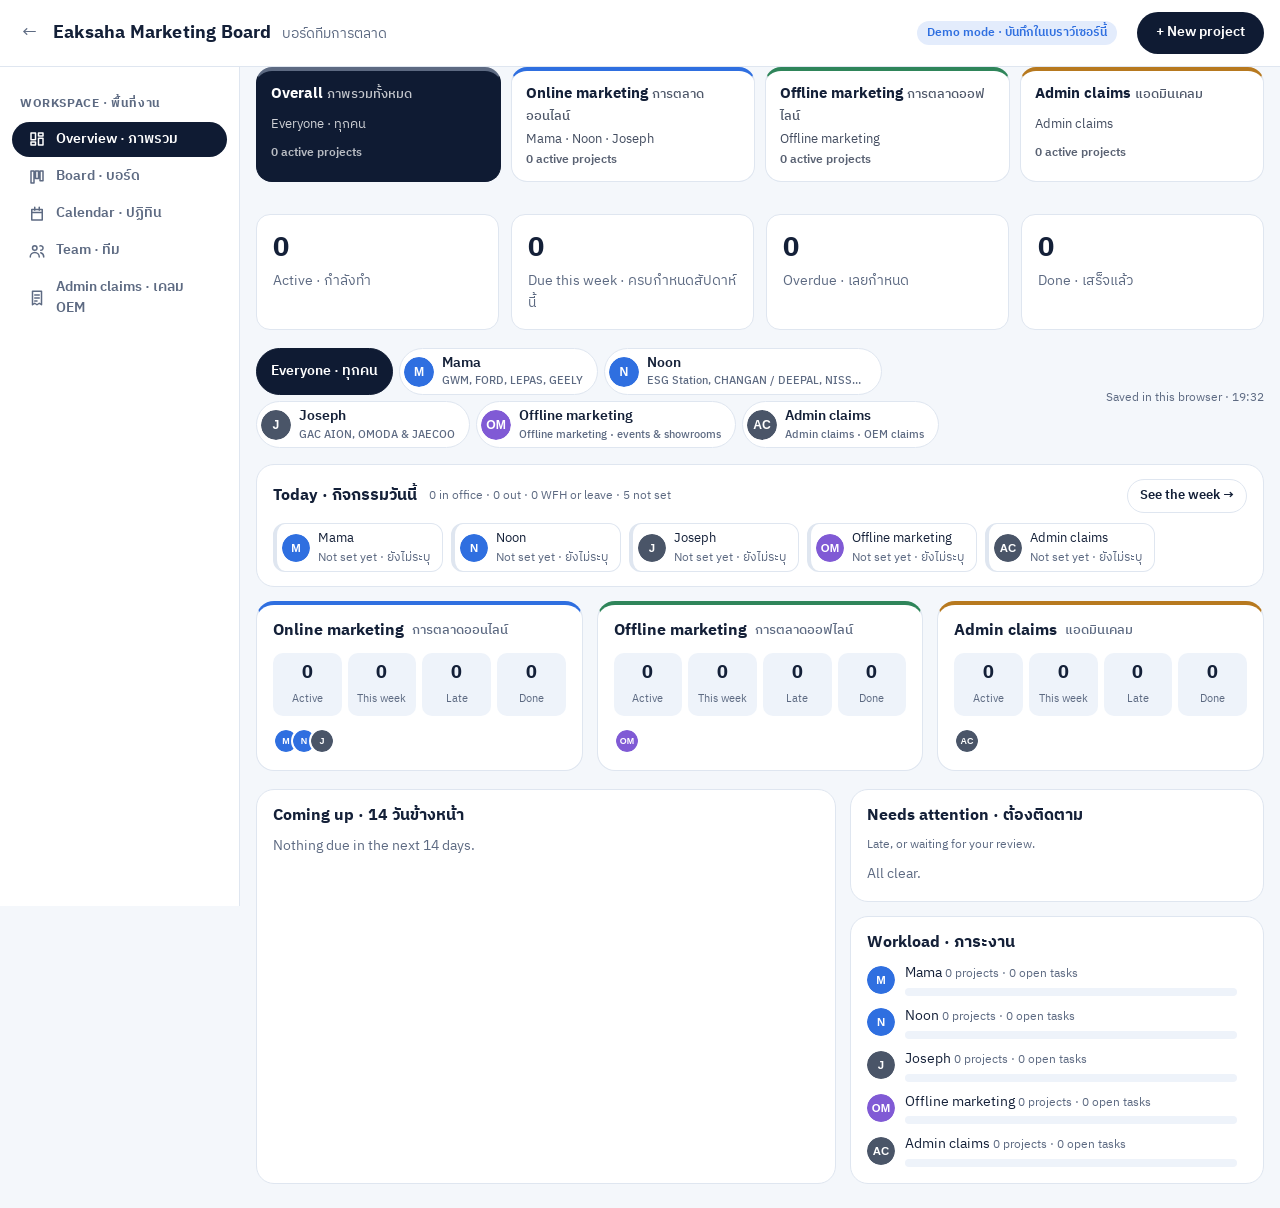
<file: admin.html>
<!DOCTYPE html>
<html lang="th">
<head>
<meta charset="UTF-8">
<meta name="viewport" content="width=device-width, initial-scale=1.0, viewport-fit=cover">
<meta name="robots" content="noindex">
<title>Eaksaha Marketing Board · Staff</title>
<meta name="claude:viewport-fit-sides" content="cover">
<link rel="preconnect" href="https://fonts.googleapis.com">
<link rel="preconnect" href="https://fonts.gstatic.com" crossorigin>
<link rel="stylesheet" href="https://fonts.googleapis.com/css2?family=IBM+Plex+Sans+Thai:wght@400;500;600;700&family=IBM+Plex+Mono:wght@500&display=swap">
<style>
/* Layout: sticky top bar, summary strip, then one view at a time (board columns / month calendar / team cards). */
:root {
  --bg: #f4f7fb;
  --surface: #ffffff;
  --surface-2: #eef3fa;
  --line: #dfe6f0;
  --fg: #142038;
  --muted: #5d6a82;
  --ink: #0f1b33;
  --on-ink: #ffffff;
  --accent: #2f6fe0;
  --accent-soft: #e3ecfc;
  --todo: #7a8aa6;
  --doing: #2f6fe0;
  --review: #b7791f;
  --done: #2f855a;
  --danger: #c53030;
  --danger-soft: #fdecec;
  --shadow: 0 14px 30px -22px rgba(15, 27, 51, 0.45);
  --font: "IBM Plex Sans Thai", "Noto Sans Thai", system-ui, sans-serif;
  --mono: "IBM Plex Mono", ui-monospace, Menlo, monospace;
  --r: 14px;
}
@media (prefers-color-scheme: dark) {
  :root:not([data-theme="light"]) {
    --bg: #0d1424; --surface: #151f33; --surface-2: #1b2740; --line: #2a3754;
    --fg: #e7ecf5; --muted: #9aa8c2; --ink: #e7ecf5; --on-ink: #0d1424;
    --accent: #7aa7ff; --accent-soft: #1d2d4f;
    --todo: #8e9bb5; --doing: #7aa7ff; --review: #e0a94a; --done: #5cc08a;
    --danger: #ff7b7b; --danger-soft: #3a1d24;
    --shadow: 0 14px 30px -22px rgba(0, 0, 0, 0.8);
    color-scheme: dark;
  }
}
:root[data-theme="dark"] {
  --bg: #0d1424; --surface: #151f33; --surface-2: #1b2740; --line: #2a3754;
  --fg: #e7ecf5; --muted: #9aa8c2; --ink: #e7ecf5; --on-ink: #0d1424;
  --accent: #7aa7ff; --accent-soft: #1d2d4f;
  --todo: #8e9bb5; --doing: #7aa7ff; --review: #e0a94a; --done: #5cc08a;
  --danger: #ff7b7b; --danger-soft: #3a1d24;
  --shadow: 0 14px 30px -22px rgba(0, 0, 0, 0.8);
  color-scheme: dark;
}

* { box-sizing: border-box; }
body {
  margin: 0;
  background: var(--bg);
  color: var(--fg);
  font-family: var(--font);
  font-size: 15px;
  line-height: 1.5;
}
body::before {
  content: ""; position: fixed; inset: 0 0 auto; height: env(safe-area-inset-top, 0px);
  z-index: 10; background: var(--surface);
}
button, input, select, textarea { font: inherit; color: inherit; }
button { cursor: pointer; }
:focus-visible { outline: 3px solid var(--accent); outline-offset: 2px; }
h1, h2, h3 { margin: 0; line-height: 1.25; text-wrap: balance; }

.wrap {
  max-width: 1400px;
  margin: 0 auto;
  padding-left: max(16px, env(safe-area-inset-left, 0px));
  padding-right: max(16px, env(safe-area-inset-right, 0px));
}

/* Top bar */
.topbar {
  position: sticky; top: env(safe-area-inset-top, 0px); z-index: 5;
  background: var(--surface);
  border-bottom: 1px solid var(--line);
}
.topbar .wrap {
  display: flex; align-items: center; gap: 12px 20px; flex-wrap: wrap;
  padding-block: 12px;
}
.brand { display: flex; align-items: baseline; gap: 10px; margin-right: auto; }
/* App layout: menu on the left, work on the right */
.topbar .wrap { max-width: none; }
.app { display: grid; grid-template-columns: 240px minmax(0, 1fr); align-items: start; }
.main { max-width: 1340px; width: 100%; margin: 0 auto; }
.sidebar {
  position: sticky; top: calc(env(safe-area-inset-top, 0px) + 61px);
  height: calc(100vh - 61px - env(safe-area-inset-top, 0px)); overflow-y: auto;
  background: var(--surface); border-right: 1px solid var(--line);
  padding: 18px 12px 18px max(12px, env(safe-area-inset-left, 0px));
  display: flex; flex-direction: column; gap: 6px;
}
.side-label { margin: 10px 8px 4px; font-size: 0.72rem; font-weight: 700; letter-spacing: 0.6px; text-transform: uppercase; color: var(--muted); }
.side-nav { display: grid; gap: 2px; }
.side-item, .ws-item {
  display: flex; align-items: center; gap: 10px; width: 100%; text-align: left;
  border: none; background: none; border-radius: 10px; padding: 9px 10px; font-size: 0.9rem; font-weight: 500; color: var(--fg);
}
.side-item:hover, .ws-item:hover { background: var(--surface-2); }
.side-item svg { color: var(--muted); flex: 0 0 auto; }
.side-item[aria-current="page"] { background: var(--ink); color: var(--on-ink); }
.side-item[aria-current="page"] svg { color: var(--on-ink); }
.ws-item[aria-pressed="true"] { background: var(--accent-soft); color: var(--accent); font-weight: 600; }
.ws-item .dot { width: 10px; height: 10px; border-radius: 3px; flex: 0 0 auto; }
.ws-item .lbl { flex: 1; min-width: 0; }
.ws-item small { display: block; font-size: 0.75rem; color: var(--muted); font-weight: 400; }
.ws-item .n { font-size: 0.75rem; font-weight: 700; background: var(--surface-2); border-radius: 999px; padding: 1px 8px; font-variant-numeric: tabular-nums; }
.side-foot { margin-top: auto; padding: 12px 8px 0; }
.side-toggle { display: none; border: 1px solid var(--line); background: var(--surface); border-radius: 10px; padding: 6px 8px; }
.side-scrim { display: none; }
.ws-current { font-size: 0.82rem; font-weight: 600; color: var(--accent); }
.chip.ws { color: var(--fg); }
.chip.ws i { display: inline-block; width: 8px; height: 8px; border-radius: 2px; margin-right: 5px; }
/* Overview */
.ov-grid { display: grid; grid-template-columns: repeat(3, minmax(0, 1fr)); gap: 14px; margin-bottom: 18px; }
.ov-card { background: var(--surface); border: 1px solid var(--line); border-radius: 18px; padding: 16px; display: grid; gap: 12px; border-top: 4px solid var(--c); }
.ov-card h3 { font-size: 1rem; display: flex; align-items: center; gap: 8px; }
.ov-card h3 small { color: var(--muted); font-weight: 500; font-size: 0.8rem; }
.ov-nums { display: grid; grid-template-columns: repeat(4, 1fr); gap: 6px; text-align: center; }
.ov-nums div { background: var(--surface-2); border-radius: 10px; padding: 6px 2px; }
.ov-nums b { display: block; font-size: 1.15rem; font-variant-numeric: tabular-nums; }
.ov-nums span { font-size: 0.7rem; color: var(--muted); }
.ov-nums .late b { color: var(--danger); }
.ov-two { display: grid; grid-template-columns: minmax(0, 1.4fr) minmax(0, 1fr); gap: 14px; padding-bottom: 24px; }
.ov-panel { background: var(--surface); border: 1px solid var(--line); border-radius: 18px; padding: 16px; display: grid; gap: 10px; align-content: start; }
.ov-panel h3 { font-size: 1rem; }
.ov-row { display: grid; grid-template-columns: 64px minmax(0, 1fr) auto; gap: 10px; align-items: center; width: 100%; text-align: left;
  border: 1px solid var(--line); background: var(--surface); border-radius: 12px; padding: 8px 10px; font-size: 0.88rem; }
.ov-row:hover { border-color: var(--accent); }
.ov-row .d { font-family: var(--mono); font-size: 0.75rem; color: var(--muted); }
.ov-row .d.late { color: var(--danger); font-weight: 600; }
.ov-row .t { overflow: hidden; text-overflow: ellipsis; white-space: nowrap; font-weight: 600; }
.ov-row .t small { display: block; font-weight: 400; color: var(--muted); font-size: 0.75rem; }
.pill { font-size: 0.72rem; font-weight: 700; padding: 2px 8px; border-radius: 999px; color: #fff; background: var(--c); white-space: nowrap; }
.load { display: grid; grid-template-columns: 28px minmax(0, 1fr) auto; gap: 10px; align-items: center; font-size: 0.85rem; }
.load img { width: 28px; height: 28px; border-radius: 50%; }
.load .bar { height: 8px; border-radius: 999px; background: var(--surface-2); overflow: hidden; margin-top: 4px; }
.load .bar i { display: block; height: 100%; background: var(--accent); border-radius: 999px; }
.load .late-n { color: var(--danger); font-weight: 600; font-size: 0.78rem; }
.ov-empty { color: var(--muted); font-size: 0.88rem; margin: 0; }
@media (max-width: 1000px) {
  .ov-grid { grid-template-columns: 1fr; }
  .ov-two { grid-template-columns: 1fr; }
}
@media (max-width: 860px) {
  .app { grid-template-columns: minmax(0, 1fr); }
  .side-toggle { display: inline-flex; }
  .sidebar {
    position: fixed; z-index: 15; top: 0; left: 0; height: 100%; width: min(280px, 85vw);
    padding-top: calc(18px + env(safe-area-inset-top, 0px));
    transform: translateX(-105%); transition: transform .2s ease; box-shadow: 20px 0 40px -20px rgba(0,0,0,.35);
  }
  .app.side-open .sidebar { transform: none; }
  .side-scrim { display: block; position: fixed; inset: 0; z-index: 14; background: rgba(8, 14, 28, 0.4); }
}

.back { text-decoration: none; color: var(--muted); font-size: 1.1rem; padding: 2px 6px; border-radius: 8px; }
.back:hover { background: var(--surface-2); color: var(--fg); }
.pass-overlay { justify-content: center; align-items: center; padding: 16px; }
.pass-card { background: var(--surface); border-radius: 18px; padding: 24px; width: min(420px, 100%); display: grid; gap: 14px; box-shadow: var(--shadow); }
.pass-card h2 { font-size: 1.2rem; }
.live-badge { font-size: 0.75rem; font-weight: 600; padding: 3px 10px; border-radius: 999px; background: #e3f4ea; color: #2f855a; }
.me-select { border: 1px solid var(--line); border-radius: 999px; padding: 5px 10px; background: var(--surface); font-size: 0.85rem; max-width: 160px; }
.visually-hidden { position: absolute; width: 1px; height: 1px; overflow: hidden; clip: rect(0 0 0 0); white-space: nowrap; }
.demo-badge { font-size: 0.75rem; font-weight: 600; padding: 3px 10px; border-radius: 999px; background: var(--accent-soft); color: var(--accent); }
.brand h1 { font-size: 1.15rem; font-weight: 700; letter-spacing: 0.2px; }
.brand span { color: var(--muted); font-size: 0.85rem; }
.tabs { display: flex; gap: 4px; background: var(--surface-2); padding: 4px; border-radius: 999px; }
.tab {
  border: none; background: none; padding: 7px 16px; border-radius: 999px;
  font-weight: 600; font-size: 0.88rem; color: var(--muted);
}
.tab[aria-current="page"] { background: var(--ink); color: var(--on-ink); }
.me { display: flex; align-items: center; gap: 8px; font-size: 0.85rem; color: var(--muted); }

.btn {
  display: inline-flex; align-items: center; justify-content: center; gap: 8px;
  border-radius: 999px; padding: 9px 18px; font-weight: 600; font-size: 0.9rem;
  border: 1px solid transparent; transition: transform .15s, background .15s, border-color .15s;
}
.btn:active { transform: translateY(1px); }
.btn-primary { background: var(--ink); color: var(--on-ink); }
.btn-ghost { background: var(--surface); border-color: var(--line); }
.btn-ghost:hover { border-color: var(--fg); }
.btn-danger { background: var(--danger); color: #fff; }
.btn-small { padding: 6px 12px; font-size: 0.82rem; }
.btn:disabled { opacity: .5; cursor: not-allowed; }

/* Summary strip + filters */
.summary {
  display: grid; grid-template-columns: repeat(4, minmax(0, 1fr)); gap: 12px;
  padding-block: 18px 8px;
}
.stat {
  background: var(--surface); border: 1px solid var(--line); border-radius: var(--r);
  padding: 14px 16px;
}
.stat b { display: block; font-size: 1.7rem; font-weight: 700; font-variant-numeric: tabular-nums; }
.stat span { color: var(--muted); font-size: 0.85rem; }
.stat.warn b { color: var(--danger); }
.filters { display: flex; flex-wrap: wrap; gap: 10px; align-items: center; padding-block: 10px 16px; }
.filters label { font-size: 0.82rem; color: var(--muted); display: flex; align-items: center; gap: 6px; }
.filters select {
  background: var(--surface); border: 1px solid var(--line); border-radius: 999px;
  padding: 6px 12px; font-size: 0.88rem;
}
.filters .spacer { flex: 1; }
.notice {
  background: var(--accent-soft); color: var(--fg); border-radius: var(--r);
  padding: 10px 14px; font-size: 0.88rem; margin-top: 12px;
}
.notice.err { background: var(--danger-soft); }

/* Board */
.board {
  display: grid; grid-template-columns: repeat(4, minmax(240px, 1fr)); gap: 14px;
  overflow-x: auto; padding-bottom: 24px; align-items: start;
}
.col {
  background: var(--surface-2); border-radius: 18px; padding: 12px; min-height: 220px;
  border: 2px dashed transparent; transition: border-color .15s, background .15s;
}
.col.over { border-color: var(--accent); background: var(--accent-soft); }
.col-head { display: flex; align-items: center; gap: 8px; padding: 4px 6px 12px; }
.col-head .dot { width: 10px; height: 10px; border-radius: 50%; }
.col-head h2 { font-size: 0.95rem; font-weight: 700; }
.col-head .th { color: var(--muted); font-size: 0.8rem; }
.col-head .count {
  margin-left: auto; background: var(--surface); border-radius: 999px; padding: 1px 10px;
  font-size: 0.8rem; font-weight: 600; font-variant-numeric: tabular-nums;
}
.cards { display: grid; gap: 10px; }
.card {
  background: var(--surface); border: 1px solid var(--line); border-radius: var(--r);
  padding: 12px 12px 10px; box-shadow: var(--shadow); text-align: left; width: 100%;
  border-left: 4px solid var(--c, var(--todo));
  display: grid; gap: 8px; cursor: grab;
}
.card:hover { border-color: var(--accent); border-left-color: var(--c, var(--todo)); }
.card.dragging { opacity: .5; }
.card h3 { font-size: 0.95rem; font-weight: 600; }
.chips { display: flex; flex-wrap: wrap; gap: 6px; }
.chip {
  font-size: 0.72rem; font-weight: 600; padding: 2px 8px; border-radius: 999px;
  background: var(--surface-2); color: var(--muted); white-space: nowrap;
}
.chip.brand { background: var(--accent-soft); color: var(--accent); }
.chip.high { background: var(--danger-soft); color: var(--danger); }
.chip.example { border: 1px dashed var(--muted); background: none; }
.card-foot { display: flex; align-items: center; gap: 8px; justify-content: space-between; }
.due { font-family: var(--mono); font-size: 0.75rem; color: var(--muted); }
.due.late { color: var(--danger); font-weight: 600; }
.avatars { display: flex; }
.avatars img, .av {
  width: 26px; height: 26px; border-radius: 50%; border: 2px solid var(--surface);
  margin-left: -8px; background: var(--surface-2); object-fit: cover;
}
.avatars img:first-child { margin-left: 0; }
.progress { height: 5px; background: var(--surface-2); border-radius: 999px; overflow: hidden; }
.progress i { display: block; height: 100%; background: var(--done); border-radius: 999px; }
.progress-label { font-size: 0.72rem; color: var(--muted); }
.empty-col { font-size: 0.85rem; color: var(--muted); text-align: center; padding: 24px 8px; }

/* Calendar */
.cal-head { display: flex; align-items: center; gap: 10px; padding-bottom: 12px; }
.cal-head h2 { font-size: 1.15rem; min-width: 190px; }
.cal-scroll { overflow-x: auto; padding-bottom: 24px; }
.cal {
  display: grid; grid-template-columns: repeat(7, minmax(110px, 1fr));
  border: 1px solid var(--line); border-radius: var(--r); overflow: hidden; background: var(--line); gap: 1px;
  min-width: 770px;
}
.cal .dow { background: var(--surface-2); font-size: 0.78rem; font-weight: 600; color: var(--muted); padding: 8px; }
.cal .day { background: var(--surface); min-height: 108px; padding: 6px; display: grid; align-content: start; gap: 4px; }
.cal .day.other { background: var(--bg); }
.cal .day.other .num { color: var(--muted); opacity: .6; }
.cal .num { font-family: var(--mono); font-size: 0.78rem; color: var(--muted); }
.cal .day.today .num {
  background: var(--ink); color: var(--on-ink); border-radius: 999px; padding: 0 7px; justify-self: start;
}
.ev {
  border: none; text-align: left; font-size: 0.75rem; font-weight: 600; line-height: 1.3;
  padding: 3px 6px; border-radius: 6px; background: var(--surface-2); color: var(--fg);
  border-left: 3px solid var(--c, var(--todo)); overflow: hidden; text-overflow: ellipsis; white-space: nowrap;
}
.ev.start { font-weight: 500; opacity: .75; border-left-style: dashed; }

/* Team */
.team-head { display: flex; flex-wrap: wrap; gap: 10px; align-items: center; padding-bottom: 14px; }
.team-head p { margin: 0; color: var(--muted); font-size: 0.88rem; flex: 1; min-width: 220px; }
.team-grid { display: grid; grid-template-columns: repeat(auto-fill, minmax(min(300px, 100%), 1fr)); gap: 14px; padding-bottom: 24px; }
.person {
  background: var(--surface); border: 1px solid var(--line); border-radius: 18px; padding: 16px;
  display: grid; gap: 12px; align-content: start;
}
.person-top { display: flex; gap: 12px; align-items: center; }
.person-top img { width: 46px; height: 46px; border-radius: 50%; object-fit: cover; }
.person-top h3 { font-size: 1rem; }
.person-top .role { color: var(--muted); font-size: 0.85rem; }
.person-stats { display: grid; grid-template-columns: repeat(4, 1fr); gap: 6px; text-align: center; }
.person-stats div { background: var(--surface-2); border-radius: 10px; padding: 6px 4px; }
.person-stats b { display: block; font-size: 1.05rem; font-variant-numeric: tabular-nums; }
.person-stats span { font-size: 0.7rem; color: var(--muted); }
.person-stats .late b { color: var(--danger); }
.person ul { list-style: none; margin: 0; padding: 0; display: grid; gap: 6px; }
.person li button {
  width: 100%; display: flex; gap: 8px; align-items: center; text-align: left;
  border: 1px solid var(--line); background: var(--surface); border-radius: 10px; padding: 7px 10px; font-size: 0.85rem;
}
.person li .st { width: 8px; height: 8px; border-radius: 50%; flex: 0 0 auto; }
.person li .t { flex: 1; min-width: 0; overflow: hidden; text-overflow: ellipsis; white-space: nowrap; }
.person .edit-row { display: grid; gap: 8px; }
.person .edit-row input {
  width: 100%; border: 1px solid var(--line); border-radius: 10px; padding: 7px 10px; background: var(--surface);
  font-size: 0.88rem;
}
.person .edit-row label { font-size: 0.75rem; color: var(--muted); display: grid; gap: 4px; }

/* Empty state */
.empty {
  background: var(--surface); border: 1px dashed var(--line); border-radius: 18px;
  padding: 36px 24px; text-align: center; display: grid; gap: 12px; justify-items: center; margin-bottom: 24px;
}
.empty h2 { font-size: 1.2rem; }
.empty p { margin: 0; color: var(--muted); max-width: 520px; }
.empty .row { display: flex; gap: 10px; flex-wrap: wrap; justify-content: center; }

/* Editor panel */
.overlay {
  position: fixed; inset: 0; z-index: 20; background: rgba(8, 14, 28, 0.45);
  display: flex; justify-content: flex-end;
}
.panel {
  width: min(560px, 100%); height: 100%; background: var(--surface); overflow-y: auto;
  padding: calc(18px + env(safe-area-inset-top, 0px)) max(20px, env(safe-area-inset-right, 0px)) calc(24px + env(safe-area-inset-bottom, 0px)) 20px;
  display: grid; gap: 16px; align-content: start; box-shadow: -20px 0 40px -20px rgba(0,0,0,.4);
}
.panel-head { display: flex; align-items: center; gap: 10px; }
.panel-head h2 { font-size: 1.15rem; flex: 1; }
.field { display: grid; gap: 5px; }
.field > span { font-size: 0.8rem; font-weight: 600; color: var(--muted); }
.field input, .field select, .field textarea {
  width: 100%; border: 1px solid var(--line); border-radius: 10px; padding: 9px 12px;
  background: var(--surface); font-size: 0.95rem;
}
.field textarea { resize: vertical; min-height: 70px; }
.grid2 { display: grid; grid-template-columns: 1fr 1fr; gap: 12px; }
.people { display: flex; flex-wrap: wrap; gap: 6px; }
.person-chip {
  display: inline-flex; align-items: center; gap: 6px; padding: 3px 4px 3px 3px; border-radius: 999px;
  background: var(--surface-2); font-size: 0.82rem;
}
.person-chip img { width: 22px; height: 22px; border-radius: 50%; }
.person-chip button { border: none; background: none; padding: 0 6px; color: var(--muted); font-size: 1rem; line-height: 1; }
.picker { position: relative; }
.hits {
  position: absolute; left: 0; right: 0; top: 100%; z-index: 2; margin-top: 4px;
  background: var(--surface); border: 1px solid var(--line); border-radius: 12px; box-shadow: var(--shadow);
  list-style: none; padding: 4px; margin-block: 4px 0;
}
.hits button {
  width: 100%; border: none; background: none; display: flex; gap: 8px; align-items: center;
  padding: 7px 8px; border-radius: 8px; text-align: left; font-size: 0.88rem;
}
.hits button:hover, .hits button:focus-visible { background: var(--surface-2); }
.hits img { width: 24px; height: 24px; border-radius: 50%; }
.tasks { display: grid; gap: 6px; }
.task {
  display: grid; grid-template-columns: auto 1fr auto auto; gap: 8px; align-items: center;
  border: 1px solid var(--line); border-radius: 10px; padding: 6px 8px;
}
.task input[type=checkbox] { width: 18px; height: 18px; accent-color: var(--done); }
.task input[type=text] { border: none; background: none; padding: 2px; min-width: 0; font-size: 0.9rem; }
.task.is-done input[type=text] { text-decoration: line-through; color: var(--muted); }
.task select { border: 1px solid var(--line); border-radius: 8px; padding: 3px 6px; font-size: 0.78rem; background: var(--surface); max-width: 130px; }
.task .x { border: none; background: none; color: var(--muted); font-size: 1.1rem; padding: 0 4px; }
.add-task { display: flex; gap: 8px; }
.add-task input { flex: 1; border: 1px solid var(--line); border-radius: 10px; padding: 8px 12px; background: var(--surface); }
.panel-foot { display: flex; gap: 10px; flex-wrap: wrap; align-items: center; border-top: 1px solid var(--line); padding-top: 14px; }
.panel-foot .spacer { flex: 1; }
.meta { font-size: 0.78rem; color: var(--muted); }
.hint { font-size: 0.78rem; color: var(--muted); margin: 0; }
.status-pick { display: flex; flex-wrap: wrap; gap: 6px; }
.status-pick button {
  border: 1px solid var(--line); background: var(--surface); border-radius: 999px; padding: 5px 12px; font-size: 0.82rem; font-weight: 600;
}
.status-pick button[aria-pressed="true"] { background: var(--c); border-color: var(--c); color: #fff; }

@media (max-width: 760px) {
  .summary { grid-template-columns: repeat(2, minmax(0, 1fr)); }
  .board { grid-template-columns: repeat(4, minmax(250px, 82vw)); scroll-snap-type: x mandatory; }
  .col { scroll-snap-align: start; }
  .grid2 { grid-template-columns: 1fr; }
  .brand span { display: none; }
}
@media (prefers-reduced-motion: reduce) {
  * { transition: none !important; }
}

[hidden] { display: none !important; }
/* Calendar: Projects / Team activity switch */
.cal-top { display: flex; flex-wrap: wrap; gap: 10px; align-items: center; padding-bottom: 12px; }
.cal-top .spacer { flex: 1; }
.cal-top select { border: 1px solid var(--line); border-radius: 999px; padding: 7px 12px; background: var(--surface); min-height: 38px; max-width: 100%; }
.seg { display: inline-flex; background: var(--surface-2); border: 1px solid var(--line); border-radius: 999px; padding: 3px; gap: 2px; }
.seg button { border: none; background: none; border-radius: 999px; padding: 6px 14px; font-size: 0.85rem; font-weight: 600; color: var(--muted); min-height: 36px; }
.seg button[aria-pressed="true"] { background: var(--ink); color: var(--on-ink); }
.legend { display: flex; flex-wrap: wrap; gap: 6px 14px; font-size: 0.78rem; color: var(--muted); padding: 0 0 12px; }
.legend i { display: inline-block; width: 10px; height: 10px; border-radius: 3px; background: var(--c); margin-right: 5px; vertical-align: -1px; }

/* Week grid: people x days */
.wk-scroll { overflow-x: auto; padding-bottom: 12px; }
.wk {
  display: grid; grid-template-columns: 168px repeat(7, minmax(112px, 1fr)); min-width: 960px;
  border: 1px solid var(--line); border-radius: var(--r); overflow: hidden; background: var(--line); gap: 1px;
}
.wk > div { background: var(--surface); }
.wk .wh { background: var(--surface-2); padding: 8px; font-size: 0.78rem; font-weight: 600; color: var(--muted); }
.wk .wh.today { color: var(--accent); }
.wk .wh small { display: block; font-weight: 500; font-size: 0.72rem; }
.wk .who { display: flex; gap: 8px; align-items: center; padding: 8px; position: sticky; left: 0; z-index: 1; font-size: 0.85rem; font-weight: 600; min-width: 0; }
.wk .who img { width: 28px; height: 28px; border-radius: 50%; flex: 0 0 auto; }
.wk .who > div { min-width: 0; }
.wk .who small { display: block; color: var(--muted); font-weight: 500; font-size: 0.72rem; }
.wk .cell, .cal .day.pcell { min-height: 74px; padding: 5px; display: grid; align-content: start; gap: 4px; cursor: pointer; }
.wk .cell.today { background: color-mix(in srgb, var(--accent-soft) 60%, var(--surface)); }
.wk .cell.weekend { background: var(--bg); }
.add-act {
  font-size: 0.72rem; color: var(--muted); border: 1px dashed var(--line); border-radius: 6px; padding: 2px 6px;
  background: none; opacity: 0; min-height: 24px;
}
.wk .cell:hover .add-act, .wk .cell:focus-within .add-act, .cal .day:hover .add-act, .add-act:focus-visible { opacity: 1; }
@media (hover: none) { .add-act { opacity: 1; } }
.act {
  border: none; text-align: left; font-size: 0.74rem; line-height: 1.25; padding: 4px 6px; border-radius: 7px; width: 100%;
  background: color-mix(in srgb, var(--c) 14%, var(--surface)); color: var(--fg); border-left: 3px solid var(--c); min-width: 0;
}
.act b { display: block; font-weight: 700; }
.act span { color: var(--muted); display: -webkit-box; -webkit-line-clamp: 2; -webkit-box-orient: vertical; overflow: hidden; overflow-wrap: anywhere; }

/* Overview: who is where today */
.today-strip { background: var(--surface); border: 1px solid var(--line); border-radius: 18px; padding: 14px 16px; display: grid; gap: 10px; margin-bottom: 14px; }
.ts-head { display: flex; flex-wrap: wrap; gap: 6px 12px; align-items: center; }
.ts-head h3 { font-size: 1rem; margin: 0; }
.ts-head .hint { flex: 1; }
.today-strip .row { display: flex; flex-wrap: wrap; gap: 8px; }
.tp {
  display: flex; gap: 8px; align-items: center; border: 1px solid var(--line); border-left: 4px solid var(--c);
  border-radius: 12px; padding: 5px 12px 5px 5px; background: var(--surface); font-size: 0.82rem; text-align: left;
}
.tp img { width: 28px; height: 28px; border-radius: 50%; }
.tp small { display: block; color: var(--muted); font-size: 0.74rem; }

/* Side menu count */
.side-item .n { margin-left: auto; font-size: 0.72rem; font-weight: 700; background: var(--danger); color: #fff; border-radius: 999px; padding: 1px 7px; }
.side-item .n:empty { display: none; }

/* Admin claims */
.cl-head { display: flex; flex-wrap: wrap; gap: 10px; align-items: center; padding-bottom: 12px; }
.cl-head h2 { font-size: 1.15rem; flex: 1; min-width: 220px; margin: 0; }
.cl-head h2 small { display: block; font-size: 0.8rem; color: var(--muted); font-weight: 500; }
.cl-head select { border: 1px solid var(--line); border-radius: 999px; padding: 7px 12px; background: var(--surface); min-height: 38px; }
.kpis { display: grid; grid-template-columns: repeat(auto-fit, minmax(min(170px, 100%), 1fr)); gap: 10px; margin-bottom: 12px; }
.kpi { background: var(--surface); border: 1px solid var(--line); border-radius: 16px; padding: 12px 14px; display: grid; gap: 2px; }
.kpi span { font-size: 0.75rem; color: var(--muted); font-weight: 600; }
.kpi b { font-size: 1.35rem; font-variant-numeric: tabular-nums; letter-spacing: -0.01em; }
.kpi small { font-size: 0.75rem; color: var(--muted); }
.kpi.blue b { color: var(--accent); }
.kpi.good b { color: var(--done); }
.kpi.warn b { color: var(--review); }
.recov { background: var(--surface); border: 1px solid var(--line); border-radius: 16px; padding: 14px; margin-bottom: 12px; display: grid; gap: 8px; }
.recov h3 { font-size: 0.95rem; margin: 0; }
.recov .bar { display: flex; height: 16px; border-radius: 999px; overflow: hidden; background: var(--surface-2); }
.recov .bar i { display: block; height: 100%; }
.keys { display: flex; flex-wrap: wrap; gap: 6px 16px; font-size: 0.78rem; color: var(--muted); }
.keys em { font-style: normal; display: inline-block; width: 10px; height: 10px; border-radius: 3px; margin-right: 5px; vertical-align: -1px; background: var(--c); }
.age-filters { display: flex; flex-wrap: wrap; gap: 6px; margin-bottom: 12px; }
.age-filters button {
  border: 1px solid var(--line); background: var(--surface); border-radius: 999px; padding: 6px 12px; font-size: 0.82rem; font-weight: 600;
  min-height: 36px; display: inline-flex; gap: 6px; align-items: center;
}
.age-filters button[aria-pressed="true"] { background: var(--ink); color: var(--on-ink); border-color: var(--ink); }
.age-filters i { width: 8px; height: 8px; border-radius: 50%; background: var(--c); }
.age-filters b { font-variant-numeric: tabular-nums; }
.cl-two { display: grid; grid-template-columns: minmax(0, 1.7fr) minmax(0, 1fr); gap: 14px; padding-bottom: 24px; align-items: start; }
.cl-list { display: grid; gap: 8px; }
.claim-row {
  display: grid; grid-template-columns: minmax(0, 1fr) auto; gap: 6px 12px; width: 100%; text-align: left;
  border: 1px solid var(--line); background: var(--surface); border-radius: 12px; padding: 10px 12px; border-left: 4px solid var(--age);
}
.claim-row:hover { background: var(--surface-2); }
.claim-row .t { font-weight: 700; font-size: 0.92rem; min-width: 0; }
.claim-row .t small { display: block; font-weight: 500; color: var(--muted); font-size: 0.78rem; }
.claim-row .amt { text-align: right; font-variant-numeric: tabular-nums; font-weight: 700; }
.claim-row .amt small { display: block; font-weight: 500; color: var(--muted); font-size: 0.74rem; }
.claim-row .meta-line { grid-column: 1 / -1; display: flex; flex-wrap: wrap; gap: 6px; align-items: center; font-size: 0.78rem; color: var(--muted); }
.age { font-size: 0.74rem; font-weight: 700; padding: 2px 9px; border-radius: 999px; white-space: nowrap; }
.age.bad { background: var(--danger-soft); color: var(--danger); }
.age.warn { background: color-mix(in srgb, var(--review) 16%, var(--surface)); color: var(--review); }
.age.ok { background: color-mix(in srgb, var(--done) 15%, var(--surface)); color: var(--done); }
.age.muted { background: var(--surface-2); color: var(--muted); }
.brand-bars { display: grid; gap: 12px; }
.bb { display: grid; gap: 4px; font-size: 0.8rem; }
.bb .top { display: flex; justify-content: space-between; gap: 8px; }
.bb .top b { font-weight: 700; }
.bb .top span { color: var(--muted); font-variant-numeric: tabular-nums; text-align: right; }
.bb .track { position: relative; height: 10px; border-radius: 999px; background: var(--surface-2); overflow: hidden; }
.bb .track i { position: absolute; left: 0; top: 0; bottom: 0; border-radius: 999px; }
.calc { background: var(--surface-2); border-radius: 10px; padding: 8px 12px; font-size: 0.85rem; }
.calc b { font-variant-numeric: tabular-nums; }
.docs { display: grid; gap: 6px; }
.doc { display: grid; grid-template-columns: auto 1fr auto; gap: 8px; align-items: center; border: 1px solid var(--line); border-radius: 10px; padding: 6px 8px; }
.doc input[type=checkbox] { width: 18px; height: 18px; accent-color: var(--done); }
.doc input[type=text] { border: none; background: none; padding: 2px; min-width: 0; font-size: 0.88rem; }
.doc.is-done input[type=text] { color: var(--muted); text-decoration: line-through; }
.doc .x { border: none; background: none; color: var(--muted); font-size: 1.1rem; padding: 0 4px; }
.sec-title { font-size: 0.85rem; font-weight: 700; margin: 4px 0 -6px; color: var(--fg); }
@media (max-width: 1000px) { .cl-two { grid-template-columns: 1fr; } }

/* Top sections: Overall / Online / Offline / Admin claims */
.sections { display: grid; grid-template-columns: repeat(4, minmax(0, 1fr)); gap: 10px; margin-bottom: 14px; }
.sec {
  display: grid; gap: 2px; text-align: left; background: var(--surface); border: 1px solid var(--line); border-top: 4px solid var(--c);
  border-radius: 16px; padding: 12px 14px; min-height: 44px;
}
.sec:hover { background: var(--surface-2); }
.sec[aria-pressed="true"] { background: var(--ink); color: var(--on-ink); border-color: var(--ink); border-top-color: var(--c); }
.sec-t { font-weight: 700; font-size: 0.95rem; }
.sec-t small { font-weight: 500; opacity: .75; }
.sec-p { font-size: 0.8rem; opacity: .8; overflow: hidden; text-overflow: ellipsis; white-space: nowrap; }
.sec .n { font-size: 0.74rem; font-weight: 600; opacity: .7; }
@media (max-width: 760px) {
  .sections { display: flex; overflow-x: auto; scroll-snap-type: x mandatory; padding-bottom: 4px; }
  .sec { flex: 0 0 72%; scroll-snap-align: start; }
}
/* Person chips (replace the brand filter) */
.pchips { display: flex; flex-wrap: wrap; gap: 6px; flex: 1; min-width: 0; }
.pchip {
  display: inline-flex; align-items: center; gap: 8px; border: 1px solid var(--line); background: var(--surface); border-radius: 999px;
  padding: 4px 14px 4px 4px; font-size: 0.85rem; font-weight: 600; min-height: 40px; text-align: left;
}
.pchip:first-child { padding-left: 14px; }
.pchip img { width: 30px; height: 30px; border-radius: 50%; }
.pchip small { display: block; font-size: 0.7rem; font-weight: 500; color: var(--muted); max-width: 220px; overflow: hidden; text-overflow: ellipsis; white-space: nowrap; }
.pchip[aria-pressed="true"] { background: var(--ink); color: var(--on-ink); border-color: var(--ink); }
.pchip[aria-pressed="true"] small { color: inherit; opacity: .75; }
/* Team page: brands each person looks after */
.bpick { display: grid; gap: 6px; font-size: 0.75rem; color: var(--muted); }
.bpick > div { display: flex; flex-wrap: wrap; gap: 5px; }
.bchip { border: 1px solid var(--line); background: var(--surface); border-radius: 999px; padding: 4px 10px; font-size: 0.75rem; font-weight: 600; min-height: 30px; color: var(--muted); }
.bchip[aria-pressed="true"] { background: var(--accent); border-color: var(--accent); color: #fff; }
/* Claims (simple) */
.po-drop {
  display: flex; align-items: center; gap: 14px; border: 2px dashed color-mix(in srgb, var(--accent) 45%, var(--line)); background: var(--accent-soft);
  border-radius: 16px; padding: 18px; margin-bottom: 14px; cursor: pointer; color: var(--accent);
}
.po-drop:hover, .po-drop.over { border-color: var(--accent); }
.po-drop b { display: block; color: var(--fg); font-size: 1rem; }
.po-drop small { display: block; color: var(--muted); font-size: 0.8rem; }
.po-drop.small { padding: 12px 14px; margin: 0; }
.po-drop.small b { font-size: 0.9rem; overflow-wrap: anywhere; }
.big3 { display: grid; grid-template-columns: repeat(auto-fit, minmax(min(220px, 100%), 1fr)); gap: 10px; margin-bottom: 14px; }
.big { background: var(--surface); border: 1px solid var(--line); border-radius: 18px; padding: 16px 18px; display: grid; gap: 2px; }
.big span { font-size: 0.8rem; color: var(--muted); font-weight: 600; }
.big b { font-size: 1.75rem; font-variant-numeric: tabular-nums; letter-spacing: -0.01em; }
.big small { font-size: 0.78rem; color: var(--muted); }
.big.blue b { color: var(--accent); }
.big.good b { color: var(--done); }
.bars2 { display: grid; gap: 12px; }
.b2 { display: grid; gap: 4px; font-size: 0.8rem; }
.b2-rows { display: grid; gap: 3px; }
.b2-row { display: flex; align-items: center; gap: 8px; }
.b2-row i { display: block; height: 12px; border-radius: 4px; min-width: 2px; }
.b2-row span { font-variant-numeric: tabular-nums; color: var(--muted); font-size: 0.75rem; white-space: nowrap; }
.rate-pair { display: grid; grid-template-columns: minmax(0, 0.7fr) auto minmax(0, 1fr); gap: 6px; align-items: center; }
.rate-pair span { font-size: 0.85rem; color: var(--muted); }
</style>
</head>
<body>


<header class="topbar">
  <div class="wrap">
    <button class="side-toggle" id="side-toggle" aria-label="Open menu" aria-expanded="false"><svg viewBox="0 0 24 24" width="20" height="20" aria-hidden="true"><path d="M4 7h16M4 12h16M4 17h16" stroke="currentColor" stroke-width="2" stroke-linecap="round"/></svg></button><div class="brand"><a href="index.html" class="back" aria-label="Back to the website">←</a><h1>Eaksaha Marketing Board</h1><span>บอร์ดทีมการตลาด</span></div>
    <div class="me" id="me"></div>
    <button class="btn btn-primary" id="new-project">+ New project</button>
  </div>
</header>

<div class="app" id="app">
<aside class="sidebar" id="sidebar" aria-label="Board menu">
  <p class="side-label">Workspace · พื้นที่งาน</p>
  <nav class="side-nav" aria-label="Pages">
    <button class="tab side-item" data-view="overview" id="tab-overview"><svg viewBox="0 0 24 24" width="18" height="18" aria-hidden="true"><path d="M4 13h6V4H4zm10 7h6v-9h-6zM4 20h6v-4H4zm10-16v4h6V4z" fill="none" stroke="currentColor" stroke-width="2" stroke-linejoin="round"/></svg><span>Overview · ภาพรวม</span></button>
    <button class="tab side-item" data-view="board" id="tab-board"><svg viewBox="0 0 24 24" width="18" height="18" aria-hidden="true"><path d="M4 4h4v16H4zm6 0h4v10h-4zm6 0h4v13h-4z" fill="none" stroke="currentColor" stroke-width="2" stroke-linejoin="round"/></svg><span>Board · บอร์ด</span></button>
    <button class="tab side-item" data-view="calendar" id="tab-calendar"><svg viewBox="0 0 24 24" width="18" height="18" aria-hidden="true"><path d="M5 6h14v14H5zM5 10h14M9 3v4m6-4v4" fill="none" stroke="currentColor" stroke-width="2" stroke-linecap="round" stroke-linejoin="round"/></svg><span>Calendar · ปฏิทิน</span></button>
    <button class="tab side-item" data-view="team" id="tab-team"><svg viewBox="0 0 24 24" width="18" height="18" aria-hidden="true"><path d="M9 11a3 3 0 1 0 0-6 3 3 0 0 0 0 6zm-6 9a6 6 0 0 1 12 0m2-9a3 3 0 1 0-1-5.8M21 20a6 6 0 0 0-4-5.6" fill="none" stroke="currentColor" stroke-width="2" stroke-linecap="round"/></svg><span>Team · ทีม</span></button>
    <button class="tab side-item" data-view="claims" id="tab-claims"><svg viewBox="0 0 24 24" width="18" height="18" aria-hidden="true"><path d="M6 3h12v18l-3-2-3 2-3-2-3 2zM9 8h6M9 12h6M9 16h3" fill="none" stroke="currentColor" stroke-width="2" stroke-linecap="round" stroke-linejoin="round"/></svg><span>Admin claims · เคลม OEM</span><span class="n" id="claims-n" title="Claims that need attention"></span></button>
  </nav>
</aside>
<div class="side-scrim" id="side-scrim" hidden></div>
<main class="wrap main">
  <nav class="sections" id="sections" aria-label="Teams"></nav>
  <section class="summary" aria-label="Summary" id="summary">
    <div class="stat"><b>–</b><span>Active · กำลังทำ</span></div>
    <div class="stat"><b>–</b><span>Due this week · ครบกำหนดสัปดาห์นี้</span></div>
    <div class="stat"><b>–</b><span>Overdue · เลยกำหนด</span></div>
    <div class="stat"><b>–</b><span>Done · เสร็จแล้ว</span></div>
  </section>

  <div class="filters">
    <div class="pchips" id="pchips" role="group" aria-label="Show one person"></div>
    <span class="meta" id="sync">Connecting…</span>
  </div>
  <div id="notice"></div>

  <div id="view"></div>
</main>
</div>

<div id="editor-root"></div>

<!-- Shared board address (empty = demo mode). See BOARD-SETUP.md -->
<script src="board-config.js"></script>
<script>
(function () {
  // ---------- constants ----------
  const STATUSES = [
    { key: "todo", en: "To do", th: "รอเริ่ม", color: "var(--todo)" },
    { key: "doing", en: "In progress", th: "กำลังทำ", color: "var(--doing)" },
    { key: "review", en: "Review", th: "รอตรวจ", color: "var(--review)" },
    { key: "done", en: "Done", th: "เสร็จแล้ว", color: "var(--done)" }
  ];
  const BRANDS = ["Eaksaha Group", "ESG Station", "FORD", "NISSAN", "MITSUBISHI", "MG", "GWM", "CHANGAN / DEEPAL", "GEELY",
    "OMODA & JAECOO", "GAC AION", "CHERY", "LEPAS", "RIDDARA", "WULING", "AVATR", "City Link Condo"];
  const CHANNELS = ["Facebook", "TikTok", "LINE OA", "YouTube", "Website", "Showroom event", "Print / outdoor", "Paid ads", "Other"];
  const PRIORITIES = [{ key: "low", en: "Low" }, { key: "normal", en: "Normal" }, { key: "high", en: "High" }];
  const statusOf = k => STATUSES.find(s => s.key === k) || STATUSES[0];
  // Your marketing teams (workstreams)
  const WORKSTREAMS = [
    { key: "content", en: "Online marketing", th: "การตลาดออนไลน์", color: "#2f6fe0", who: "Content team" },
    { key: "offline", en: "Offline marketing", th: "การตลาดออฟไลน์", color: "#2f855a", who: "Events & showroom" },
    { key: "claims", en: "Admin claims", th: "แอดมินเคลม", color: "#b7791f", who: "OEM claims" },
    { key: "other", en: "Other", th: "อื่นๆ", color: "#7a8aa6", who: "" }
  ];
  const wsOf = k => WORKSTREAMS.find(w => w.key === k) || WORKSTREAMS[3];
  // Brands: CHANGAN and DEEPAL are one brand; old saved data may say either
  function normBrand(b) {
    const s = String(b || "").trim().toUpperCase();
    if (s === "CHANGAN" || s === "DEEPAL" || s === "CHANGAN / DEEPAL") return "CHANGAN / DEEPAL";
    if (s === "ESG" || s === "ESG STATION") return "ESG STATION";
    return s;
  }
  function canonBrand(b) { return BRANDS.find(x => normBrand(x) === normBrand(b)) || b || ""; }
  // who looks after a brand (set on the Team page) is on every project of that brand
  function ownersOf(brand) { const b = normBrand(brand); return b ? state.team.filter(m => (m.brands || []).some(x => normBrand(x) === b)).map(m => m.id) : []; }
  function teamOrder(a, b) {
    const o = { content: 0, offline: 1, claims: 2 };
    return ((a.order || 99) - (b.order || 99)) || ((o[a.workstream] ?? 3) - (o[b.workstream] ?? 3)) || (a.name || "").localeCompare(b.name || "");
  }

  // ---------- state ----------
  const state = {
    view: "board", projects: [], team: [], activities: [], claims: [], meId: null, canWrite: true,
    calMode: "projects", calPerson: "", week: mondayOf(new Date()), claimFilter: "all", claimYear: "",
    month: firstOfMonth(new Date()), fBrand: "", fPerson: "", fWs: "", loaded: false
  };
  let db = null, user = null, profiles = {};
  let editor = null;            // the project being edited (a draft copy)

  // ---------- helpers ----------
  const $ = s => document.querySelector(s);
  function esc(s) { return String(s == null ? "" : s).replace(/[&<>"']/g, c => ({ "&": "&amp;", "<": "&lt;", ">": "&gt;", '"': "&quot;", "'": "&#39;" }[c])); }
  function ymd(d) { return d.getFullYear() + "-" + String(d.getMonth() + 1).padStart(2, "0") + "-" + String(d.getDate()).padStart(2, "0"); }
  function firstOfMonth(d) { return new Date(d.getFullYear(), d.getMonth(), 1); }
  function today() { return ymd(new Date()); }
  function fmtDate(s) {
    if (!s) return "";
    const d = new Date(s + "T00:00:00");
    return d.toLocaleDateString("en-GB", { day: "numeric", month: "short" });
  }
  function isLate(p) { return p.due && p.status !== "done" && p.due < today(); }
  function taskStats(p) { const t = p.tasks || []; return { done: t.filter(x => x.done).length, total: t.length }; }
  function uid() { return Math.random().toString(36).slice(2, 10); }
  function nameOf(id) { const p = profiles[id]; return (p && p.name) || "Someone"; }
  function avatarOf(id) { const p = profiles[id]; return (p && p.avatarUrl) || ""; }
  function peopleOf(p) {
    const s = new Set(p.members || []);
    (p.tasks || []).forEach(t => { if (t.assignee) s.add(t.assignee); });
    ownersOf(p.brand).forEach(i => s.add(i));
    return [...s];
  }
  function notice(msg, err) { $("#notice").innerHTML = msg ? '<p class="notice' + (err ? " err" : "") + '">' + esc(msg) + "</p>" : ""; }

  function visibleProjects() {
    return state.projects.filter(p =>
      (!state.fBrand || p.brand === state.fBrand) &&
      (!state.fWs || (p.workstream || "other") === state.fWs) &&
      (!state.fPerson || peopleOf(p).includes(state.fPerson === "me" ? state.meId : state.fPerson)));
  }

  // ---------- rendering ----------
  async function render() {
    // resolve every person on screen (names are never stored)
    const ids = new Set();
    state.projects.forEach(p => peopleOf(p).forEach(i => ids.add(i)));
    state.team.forEach(t => ids.add(t.id));
    state.activities.forEach(a => { if (a.person) ids.add(a.person); });
    state.claims.forEach(c => { if (c.owner) ids.add(c.owner); });
    if (state.meId) ids.add(state.meId);
    if (user && ids.size) { try { profiles = await user.profiles([...ids]); } catch (e) { /* never rejects */ } }

    document.querySelectorAll(".tab").forEach(t => t.setAttribute("aria-current", t.dataset.view === state.view ? "page" : "false"));
    // Don't redraw the team view while someone is typing in it (their own save would steal focus)
    const typing = document.activeElement && document.activeElement.closest && document.activeElement.closest(".edit-row, #team-picker");
    if (state.view === "team" && typing && state.loaded) { renderSummary(); return; }
    $("#new-project").disabled = !state.canWrite || !db;
    $("#new-project").textContent = state.view === "claims" ? "+ New claim" : (state.view === "calendar" && state.calMode === "activity" ? "+ Add activity" : "+ New project");
    $("#summary").hidden = state.view === "claims";
    $("#sections").hidden = state.view === "claims";
    $("#pchips").hidden = state.view === "claims";
    renderFilters();
    renderSidebar();
    renderSummary();
    if (!state.loaded) { $("#view").innerHTML = '<div class="empty"><h2>Loading the board…</h2><p>กำลังโหลดข้อมูล</p></div>'; return; }
    if (state.view === "calendar") renderCalendar();
    else if (state.view === "claims") renderClaims();
    else if (state.view === "team") renderTeam();
    else if (state.view === "overview") renderOverview();
    else renderBoard();
  }

  // ---------- sidebar: teams (workstreams) ----------
  function renderSidebar() {
    const nav = $("#sections");
    const base = state.projects.filter(p => p.status !== "done");
    const secs = [{ key: "", en: "Overall", th: "ภาพรวมทั้งหมด", color: "var(--muted)" }].concat(WORKSTREAMS.slice(0, 3));
    nav.innerHTML = secs.map(w => {
      const people = state.team.filter(m => w.key && m.workstream === w.key).sort(teamOrder);
      const n = w.key ? base.filter(p => (p.workstream || "other") === w.key).length : base.length;
      const names = w.key ? people.map(m => m.name || "Someone").join(" · ") : "Everyone · ทุกคน";
      return '<button type="button" class="sec" data-ws="' + w.key + '" aria-pressed="' + (state.fWs === w.key) + '" style="--c:' + w.color + '">' +
        '<span class="sec-t">' + esc(w.en) + " <small>" + esc(w.th) + '</small></span><span class="sec-p">' + esc(names || "Nobody yet") + '</span><span class="n">' + n + " active projects</span></button>";
    }).join("");
    nav.querySelectorAll(".sec").forEach(b => { b.onclick = () => {
      state.fWs = b.dataset.ws;
      if (state.fPerson && !state.team.some(m => m.id === state.fPerson && (!state.fWs || m.workstream === state.fWs))) state.fPerson = "";
      closeSide(); render();
    }; });
    const cn = state.claims.filter(needsAttention).length;
    $("#claims-n").textContent = cn ? String(cn) : "";
  }

  function wsChip(p) {
    const w = wsOf(p.workstream || "other");
    return '<span class="chip ws"><i style="background:' + w.color + '"></i>' + esc(w.en) + "</span>";
  }

  // ---------- Overview: the manager's home page ----------
  function renderOverview() {
    const ps = visibleProjects();
    const t = today();
    const in14 = new Date(); in14.setDate(in14.getDate() + 14); const end14 = ymd(in14);
    const in7 = new Date(); in7.setDate(in7.getDate() + 7); const end7 = ymd(in7);
    const wsList = state.fWs ? [wsOf(state.fWs)] : WORKSTREAMS.slice(0, 3);

    const cards = wsList.map(w => {
      const mine = state.projects.filter(p => (p.workstream || "other") === w.key && (!state.fBrand || p.brand === state.fBrand));
      const people = state.team.filter(m => m.workstream === w.key).map(m => m.id);
      const active = mine.filter(p => p.status !== "done").length;
      const week = mine.filter(p => p.status !== "done" && p.due && p.due >= t && p.due <= end7).length;
      const late = mine.filter(isLate).length;
      const done = mine.filter(p => p.status === "done").length;
      return '<article class="ov-card" style="--c:' + w.color + '"><h3>' + esc(w.en) + " <small>" + esc(w.th) + "</small></h3>" +
        '<div class="ov-nums"><div><b>' + active + '</b><span>Active</span></div><div><b>' + week + '</b><span>This week</span></div>' +
        '<div class="' + (late ? "late" : "") + '"><b>' + late + '</b><span>Late</span></div><div><b>' + done + '</b><span>Done</span></div></div>' +
        '<div class="avatars">' + (people.length ? people.map(i => '<img src="' + esc(avatarOf(i)) + '" alt="' + esc(nameOf(i)) + '" title="' + esc(nameOf(i)) + '">').join("")
          : '<span class="hint">Nobody in this team yet. Set it on the Team page.</span>') + "</div></article>";
    }).join("");

    const row = p => '<button class="ov-row" data-id="' + esc(p.id) + '"><span class="d' + (isLate(p) ? " late" : "") + '">' + (p.due ? fmtDate(p.due) : "—") + "</span>" +
      '<span class="t">' + esc(p.title) + "<small>" + esc(wsOf(p.workstream || "other").en) + (p.brand ? " · " + esc(p.brand) : "") + "</small></span>" +
      '<span class="pill" style="--c:' + statusOf(p.status).color + '">' + statusOf(p.status).en + "</span></button>";
    const upcoming = ps.filter(p => p.status !== "done" && p.due && p.due >= t && p.due <= end14).sort((a, b) => a.due.localeCompare(b.due));
    const attention = ps.filter(p => isLate(p) || p.status === "review").sort((a, b) => (a.due || "9").localeCompare(b.due || "9"));

    // workload: active projects and open tasks per person
    const ids = new Set(state.team.filter(m => !state.fWs || m.workstream === state.fWs).map(m => m.id));
    ps.forEach(p => peopleOf(p).forEach(i => ids.add(i)));
    const loads = [...ids].map(id => {
      const mine = ps.filter(p => peopleOf(p).includes(id) && p.status !== "done");
      let open = 0;
      ps.forEach(p => (p.tasks || []).forEach(x => { if (x.assignee === id && !x.done) open++; }));
      return { id: id, active: mine.length, open: open, late: mine.filter(isLate).length };
    });
    const max = Math.max(1, ...loads.map(l => l.active + l.open));

    $("#view").innerHTML = examplesBanner() + todayStrip() +
      '<div class="ov-grid">' + cards + "</div>" +
      '<div class="ov-two">' +
        '<section class="ov-panel"><h3>Coming up · 14 วันข้างหน้า</h3>' + (upcoming.map(row).join("") || '<p class="ov-empty">Nothing due in the next 14 days.</p>') + "</section>" +
        '<div style="display:grid;gap:14px;align-content:start">' +
          '<section class="ov-panel"><h3>Needs attention · ต้องติดตาม</h3><p class="hint">Late, or waiting for your review.</p>' +
            (attention.map(row).join("") || '<p class="ov-empty">All clear.</p>') + "</section>" +
          '<section class="ov-panel"><h3>Workload · ภาระงาน</h3>' + (loads.length ? loads.sort((a, b) => (b.active + b.open) - (a.active + a.open)).map(l =>
            '<div class="load"><img src="' + esc(avatarOf(l.id)) + '" alt=""><div><span>' + esc(nameOf(l.id)) + '</span> <span class="hint">' + l.active + " projects · " + l.open + " open tasks</span>" +
            '<div class="bar"><i style="width:' + Math.round((l.active + l.open) / max * 100) + '%"></i></div></div>' +
            (l.late ? '<span class="late-n">' + l.late + " late</span>" : "<span></span>") + "</div>").join("")
            : '<p class="ov-empty">Add people on the Team page.</p>') + "</section>" +
        "</div>" +
      "</div>";
    document.querySelectorAll(".ov-row").forEach(b => b.addEventListener("click", () => openEditor(b.dataset.id)));
    bindExamplesBanner();
    document.querySelectorAll("[data-go=activity]").forEach(b => b.addEventListener("click", () => { state.calMode = "activity"; state.calPerson = ""; state.week = mondayOf(new Date()); setView("calendar"); }));
  }

  // ---------- mobile menu ----------
  function closeSide() {
    $("#app").classList.remove("side-open");
    $("#side-scrim").hidden = true;
    $("#side-toggle").setAttribute("aria-expanded", "false");
  }
  $("#side-toggle").addEventListener("click", () => {
    const open = !$("#app").classList.contains("side-open");
    $("#app").classList.toggle("side-open", open);
    $("#side-scrim").hidden = !open;
    $("#side-toggle").setAttribute("aria-expanded", String(open));
  });
  $("#side-scrim").addEventListener("click", closeSide);

  function renderFilters() {
    const box = $("#pchips");
    const people = state.team.filter(m => !state.fWs || m.workstream === state.fWs).sort(teamOrder);
    box.innerHTML = '<button type="button" class="pchip" data-p="" aria-pressed="' + (!state.fPerson) + '"><span>Everyone · ทุกคน</span></button>' +
      people.map(m => '<button type="button" class="pchip" data-p="' + esc(m.id) + '" aria-pressed="' + (state.fPerson === m.id) + '"><img src="' + esc(avatarOf(m.id)) + '" alt=""><span>' + esc(m.name || "Someone") +
        ((m.brands || []).length ? "<small>" + esc(m.brands.map(canonBrand).join(", ")) + "</small>" : (m.role ? "<small>" + esc(m.role) + "</small>" : "")) + "</span></button>").join("");
    box.querySelectorAll(".pchip").forEach(b => { b.onclick = () => { state.fPerson = b.dataset.p; render(); }; });
  }

  function renderSummary() {
    const ps = visibleProjects();
    const t = today();
    const end = new Date(); end.setDate(end.getDate() + 7);
    const week = ymd(end);
    const active = ps.filter(p => p.status !== "done").length;
    const dueWeek = ps.filter(p => p.status !== "done" && p.due && p.due >= t && p.due <= week).length;
    const late = ps.filter(isLate).length;
    const done = ps.filter(p => p.status === "done").length;
    const s = $("#summary").children;
    const vals = [active, dueWeek, late, done];
    for (let i = 0; i < 4; i++) s[i].querySelector("b").textContent = state.loaded ? vals[i] : "–";
    s[2].classList.toggle("warn", late > 0);
  }

  function cardHtml(p) {
    const st = statusOf(p.status);
    const ts = taskStats(p);
    const people = peopleOf(p).slice(0, 5);
    return '<button class="card" draggable="' + (state.canWrite ? "true" : "false") + '" data-id="' + esc(p.id) + '" style="--c:' + st.color + '">' +
      '<span class="chips">' +
        wsChip(p) +
        (p.brand ? '<span class="chip brand">' + esc(p.brand) + "</span>" : "") +
        (p.channel ? '<span class="chip">' + esc(p.channel) + "</span>" : "") +
        (p.priority === "high" ? '<span class="chip high">High</span>' : "") +
        (p.example ? '<span class="chip example">Example</span>' : "") +
      "</span>" +
      "<h3>" + esc(p.title || "Untitled project") + "</h3>" +
      (ts.total ? '<span class="progress" aria-hidden="true"><i style="width:' + Math.round(ts.done / ts.total * 100) + '%"></i></span><span class="progress-label">' + ts.done + "/" + ts.total + " tasks done · งานเสร็จ</span>" : "") +
      '<span class="card-foot">' +
        '<span class="due' + (isLate(p) ? " late" : "") + '">' + (p.due ? (isLate(p) ? "Late · " : "Due ") + fmtDate(p.due) : "No due date") + "</span>" +
        '<span class="avatars">' + people.map(i => '<img src="' + esc(avatarOf(i)) + '" alt="' + esc(nameOf(i)) + '" title="' + esc(nameOf(i)) + '">').join("") + "</span>" +
      "</span>" +
    "</button>";
  }

  function renderBoard() {
    const ps = visibleProjects();
    if (!state.projects.length) { $("#view").innerHTML = emptyHtml(); bindEmpty(); return; }
    $("#view").innerHTML = '<div class="board">' + STATUSES.map(s => {
      const list = ps.filter(p => (p.status || "todo") === s.key).sort((a, b) => (a.due || "9999").localeCompare(b.due || "9999"));
      return '<section class="col" data-status="' + s.key + '" aria-label="' + s.en + '">' +
        '<div class="col-head"><span class="dot" style="background:' + s.color + '"></span><h2>' + s.en + '</h2><span class="th">' + s.th + '</span><span class="count">' + list.length + "</span></div>" +
        '<div class="cards">' + (list.map(cardHtml).join("") || '<p class="empty-col">' + (state.canWrite ? "Drag a card here · ลากการ์ดมาวาง" : "Nothing here") + "</p>") + "</div>" +
      "</section>";
    }).join("") + "</div>";

    document.querySelectorAll(".card").forEach(c => {
      c.addEventListener("click", () => openEditor(c.dataset.id));
      c.addEventListener("dragstart", e => { e.dataTransfer.setData("text/plain", c.dataset.id); c.classList.add("dragging"); });
      c.addEventListener("dragend", () => c.classList.remove("dragging"));
    });
    document.querySelectorAll(".col").forEach(col => {
      col.addEventListener("dragover", e => { if (!state.canWrite) return; e.preventDefault(); col.classList.add("over"); });
      col.addEventListener("dragleave", () => col.classList.remove("over"));
      col.addEventListener("drop", e => {
        e.preventDefault(); col.classList.remove("over");
        const id = e.dataTransfer.getData("text/plain");
        const p = state.projects.find(x => x.id === id);
        if (p && p.status !== col.dataset.status) saveStatus(p, col.dataset.status);
      });
    });
  }

  function emptyHtml() {
    return '<div class="empty"><h2>No projects yet · ยังไม่มีโปรเจกต์</h2>' +
      "<p>Create the first project: give it a brand, a channel and a due date, add the people working on it, and break it into tasks. Demo mode: everything is saved in this browser.</p>" +
      '<div class="row">' + (state.canWrite && db ? '<button class="btn btn-primary" id="empty-new">+ New project</button><button class="btn btn-ghost" id="empty-examples">Add examples to try it</button>' : "") + "</div>" +
      '<p class="hint">Adds 5 example projects, 5 example teammates, an example week of who is where, and example OEM claims, all marked as examples, so you can delete them any time.</p></div>';
  }
  function bindEmpty() {
    const n = $("#empty-new"); if (n) n.addEventListener("click", () => openEditor(null));
    const ex = $("#empty-examples"); if (ex) ex.addEventListener("click", addExamples);
  }

  function renderCalendar() {
    if (state.calMode === "activity") { renderActivity(); return; }
    const m = state.month;
    const label = m.toLocaleDateString("en-GB", { month: "long", year: "numeric" });
    const start = new Date(m); const shift = (m.getDay() + 6) % 7; start.setDate(1 - shift);   // Monday first
    const days = [];
    for (let i = 0; i < 42; i++) { const d = new Date(start); d.setDate(start.getDate() + i); days.push(d); }
    const ps = visibleProjects();
    const t = today();
    $("#view").innerHTML = calTop() +
      '<div class="cal-head"><button class="btn btn-ghost btn-small" id="cal-prev" aria-label="Previous month">‹</button><h2>' + esc(label) + '</h2><button class="btn btn-ghost btn-small" id="cal-next" aria-label="Next month">›</button><button class="btn btn-ghost btn-small" id="cal-today">Today · วันนี้</button></div>' +
      '<div class="cal-scroll"><div class="cal">' +
        ["Mon", "Tue", "Wed", "Thu", "Fri", "Sat", "Sun"].map(d => '<div class="dow">' + d + "</div>").join("") +
        days.map(d => {
          const key = ymd(d);
          const dueHere = ps.filter(p => p.due === key);
          const startHere = ps.filter(p => p.start === key && p.start !== p.due);
          return '<div class="day' + (d.getMonth() !== m.getMonth() ? " other" : "") + (key === t ? " today" : "") + '"><span class="num">' + d.getDate() + "</span>" +
            startHere.map(p => '<button class="ev start" data-id="' + esc(p.id) + '" style="--c:' + statusOf(p.status).color + '" title="Starts: ' + esc(p.title) + '">▸ ' + esc(p.title) + "</button>").join("") +
            dueHere.map(p => '<button class="ev" data-id="' + esc(p.id) + '" style="--c:' + statusOf(p.status).color + '" title="Due: ' + esc(p.title) + '">' + esc(p.title) + "</button>").join("") +
          "</div>";
        }).join("") +
      "</div></div>" +
      '<p class="hint">Solid = due date · ครบกำหนด. Dashed ▸ = start date · วันเริ่ม. Colour shows the status.</p>';
    $("#cal-prev").onclick = () => { state.month = new Date(m.getFullYear(), m.getMonth() - 1, 1); render(); };
    $("#cal-next").onclick = () => { state.month = new Date(m.getFullYear(), m.getMonth() + 1, 1); render(); };
    $("#cal-today").onclick = () => { state.month = firstOfMonth(new Date()); render(); };
    document.querySelectorAll(".ev").forEach(e => e.addEventListener("click", () => openEditor(e.dataset.id)));
    bindCalTop();
  }

  function renderTeam() {
    const ids = new Set(state.team.map(t => t.id));
    state.projects.forEach(p => peopleOf(p).forEach(i => ids.add(i)));
    const byId = id => state.team.find(x => x.id === id) || {};
    const list = [...ids].sort((a, b) => teamOrder(byId(a), byId(b)));
    const head = examplesBanner() + '<div class="team-head"><p>Each person, their brands and role, and how their projects are going. Projects of a brand go to the person who looks after it. · โปรเจกต์ของแต่ละแบรนด์จะถูกมอบหมายให้ผู้ดูแลแบรนด์อัตโนมัติ</p>' +
      (state.canWrite && db ? '<div class="picker" id="team-picker"><input id="team-search" type="search" placeholder="Add a teammate by name…" aria-label="Add a teammate" style="border:1px solid var(--line);border-radius:999px;padding:8px 14px;background:var(--surface);min-width:240px"><ul class="hits" id="team-hits" hidden></ul></div>' : "") + "</div>";
    if (!list.length) {
      $("#view").innerHTML = head + '<div class="empty"><h2>No teammates yet · ยังไม่มีสมาชิก</h2><p>Add people with the search box above, or add them to a project. Then give each person a role and the brands or areas they look after.</p></div>';
      bindTeamPicker(); return;
    }
    const t = today();
    $("#view").innerHTML = head + '<div class="team-grid">' + list.map(id => {
      const info = state.team.find(x => x.id === id) || { id: id, role: "", areas: "" };
      const mine = state.projects.filter(p => peopleOf(p).includes(id));
      const active = mine.filter(p => p.status !== "done");
      const late = mine.filter(isLate).length;
      const myTasks = []; mine.forEach(p => (p.tasks || []).forEach(x => { if (x.assignee === id) myTasks.push(x); }));
      const tasksOpen = myTasks.filter(x => !x.done).length;
      return '<article class="person">' +
        '<div class="person-top"><img src="' + esc(avatarOf(id)) + '" alt=""><div style="flex:1;min-width:0"><h3>' + esc(nameOf(id)) + (info.example ? ' <span class="chip example">Example</span>' : "") + '</h3><div class="role">' + esc(info.role || "No role set") + "</div>" + ((info.brands || []).length ? '<div class="role">' + esc(info.brands.map(canonBrand).join(", ")) + "</div>" : "") + "</div>" +
          (state.team.find(x => x.id === id) ? '<button class="btn btn-ghost btn-small" data-remove="' + esc(id) + '" aria-label="Remove from team">Remove</button>' : "") + "</div>" +
        '<div class="person-stats"><div><b>' + active.length + '</b><span>Active</span></div><div><b>' + mine.filter(p => p.status === "done").length + '</b><span>Done</span></div><div class="' + (late ? "late" : "") + '"><b>' + late + '</b><span>Late</span></div><div><b>' + tasksOpen + '</b><span>Open tasks</span></div></div>' +
        (state.canWrite && db ? '<div class="edit-row"><label>Name · ชื่อ<input data-id="' + esc(id) + '" data-k="name" value="' + esc(info.name || "") + '"></label><label>Role · ตำแหน่ง<input data-id="' + esc(id) + '" data-k="role" value="' + esc(info.role || "") + '" placeholder="e.g. Content creator"></label>' +
          '<label>Responsible for · ดูแล<input data-id="' + esc(id) + '" data-k="areas" value="' + esc(info.areas || "") + '" placeholder="e.g. FORD, MG, TikTok"></label>' +
          '<label>Team · ทีมงาน<select data-id="' + esc(id) + '" data-k="workstream" style="border:1px solid var(--line);border-radius:10px;padding:7px 10px;background:var(--surface)"><option value="">Not set</option>' + WORKSTREAMS.map(w => '<option value="' + w.key + '"' + (w.key === info.workstream ? " selected" : "") + ">" + esc(w.en) + "</option>").join("") + "</select></label>" + brandPicker(id, info) + "</div>"
          : (info.areas ? '<p class="hint">Responsible for: ' + esc(info.areas) + "</p>" : "")) +
        "<ul>" + (mine.length ? mine.sort((a, b) => (a.status === "done") - (b.status === "done") || (a.due || "9").localeCompare(b.due || "9")).map(p =>
          '<li><button data-id="' + esc(p.id) + '"><span class="st" style="background:' + statusOf(p.status).color + '"></span><span class="t">' + esc(p.title) + '</span><span class="due' + (isLate(p) ? " late" : "") + '">' + (p.status === "done" ? "Done" : (p.due ? fmtDate(p.due) : "")) + "</span></button></li>").join("")
          : '<li class="hint">No projects yet</li>') + "</ul>" +
      "</article>";
    }).join("") + "</div>";
    document.querySelectorAll(".person li button").forEach(b => b.addEventListener("click", () => openEditor(b.dataset.id)));
    document.querySelectorAll("[data-remove]").forEach(b => b.addEventListener("click", async () => {
      if (b.dataset.confirm !== "1") { b.dataset.confirm = "1"; b.textContent = "Click again to remove"; return; }
      await db.doc("team/" + b.dataset.remove).delete();
    }));
    document.querySelectorAll(".person .edit-row select").forEach(sel => sel.addEventListener("change", () => saveTeam(sel.dataset.id, sel.dataset.k, sel.value)));
    document.querySelectorAll(".person .edit-row input").forEach(inp => {
      let timer;
      inp.addEventListener("input", () => { clearTimeout(timer); timer = setTimeout(() => saveTeam(inp.dataset.id, inp.dataset.k, inp.value), 700); });
    });
    document.querySelectorAll(".bchip").forEach(b => b.addEventListener("click", () => {
      const on = b.getAttribute("aria-pressed") !== "true";
      b.setAttribute("aria-pressed", String(on));
      const box = b.closest(".bpick");
      const list = [...box.querySelectorAll('.bchip[aria-pressed="true"]')].map(x => x.dataset.brand);
      saveTeam(b.dataset.bid, "brands", list);
    }));
    bindExamplesBanner();
    bindTeamPicker();
  }

  function brandPicker(id, info) {
    const mine = (info.brands || []).map(normBrand);
    return '<div class="bpick"><span>Brands · แบรนด์ที่ดูแล</span><div>' + BRANDS.filter(b => b !== "City Link Condo").map(b =>
      '<button type="button" class="bchip" data-bid="' + esc(id) + '" data-brand="' + esc(b) + '" aria-pressed="' + mine.includes(normBrand(b)) + '">' + esc(b) + "</button>").join("") + "</div></div>";
  }
  function examplesBanner() {
    const n = ["projects", "activities", "claims", "team"].reduce((t, c) => t + state[c].filter(x => x.example).length, 0);
    return n && state.canWrite && db ? '<div class="notice" style="display:flex;gap:10px;align-items:center;flex-wrap:wrap">There are ' + n + ' example items on the board. <button type="button" class="btn btn-ghost btn-small" id="rm-examples">Remove all examples</button></div>' : "";
  }
  function bindExamplesBanner() {
    const b = $("#rm-examples"); if (!b) return;
    b.onclick = async () => {
      if (b.dataset.confirm !== "1") { b.dataset.confirm = "1"; b.textContent = "Click again to remove them"; return; }
      b.disabled = true;
      try { for (const c of ["projects", "activities", "claims", "team"]) for (const x of state[c].filter(i => i.example)) await db.doc(c + "/" + x.id).delete(); }
      catch (err) { writeError(err); }
    };
  }

  function bindTeamPicker() {
    const inp = $("#team-search");
    if (!inp) return;
    inp.setAttribute("placeholder", "Type a name, press Enter to add · พิมพ์ชื่อแล้วกด Enter");
    inp.addEventListener("keydown", async e => {
      if (e.key !== "Enter") return;
      e.preventDefault();
      const name = inp.value.trim();
      if (!name) return;
      inp.value = ""; inp.blur();
      await db.doc("team/" + uid() + uid()).set({ name: name.slice(0, 80), role: "", areas: "", addedAt: Date.now() });
    });
  }

  // A people search box (typeahead over the organization)
  function bindPicker(inp, hits, onPick) {
    async function show(q) {
      if (!user) return;
      const res = await user.search(q);
      if (!res.length) { hits.hidden = true; return; }
      hits.innerHTML = res.map(h => '<li><button type="button" data-id="' + esc(h.id) + '"><img src="' + esc(h.avatarUrl) + '" alt=""><span></span></button></li>').join("");
      hits.querySelectorAll("button").forEach((b, i) => {
        b.querySelector("span").textContent = res[i].name;
        b.addEventListener("mousedown", e => e.preventDefault());
        b.addEventListener("click", () => { hits.hidden = true; inp.value = ""; onPick(res[i].id); });
      });
      hits.hidden = false;
    }
    inp.addEventListener("focus", () => show(""));
    inp.addEventListener("input", () => show(inp.value.trim()));
    inp.addEventListener("blur", () => setTimeout(() => { hits.hidden = true; }, 150));
  }

  // ---------- editor ----------
  function openEditor(id) {
    const p = id ? state.projects.find(x => x.id === id) : null;
    if (id && !p) return;
    editor = p ? JSON.parse(JSON.stringify(p)) : {
      id: null, title: "", description: "", brand: defaultBrand(), channel: "Facebook", workstream: state.fWs || ((state.team.find(m => m.id === state.fPerson) || {}).workstream) || "content",
      status: "todo", priority: "normal", start: today(), due: "", members: [state.fPerson || state.meId].filter(Boolean), tasks: []
    };
    editor.confirmDelete = false;
    editor.brand = canonBrand(editor.brand) || "Eaksaha Group";
    actEd = null; claimEd = null;
    renderEditor();
  }

  function defaultBrand() {
    const m = state.team.find(x => x.id === state.fPerson);
    return m && m.brands && m.brands.length ? canonBrand(m.brands[0]) : "Eaksaha Group";
  }
  function renderEditor() {
    const e = editor; const ro = !state.canWrite || !db;
    const root = $("#editor-root");
    if (!e) { root.innerHTML = ""; return; }
    root.innerHTML =
      '<div class="overlay" id="overlay"><form class="panel" id="panel" role="dialog" aria-modal="true" aria-labelledby="ed-title">' +
        '<div class="panel-head"><h2 id="ed-title">' + (e.id ? "Project" : "New project · โปรเจกต์ใหม่") + '</h2><button type="button" class="btn btn-ghost btn-small" id="ed-close">Close</button></div>' +
        '<label class="field"><span>Title · ชื่อโปรเจกต์</span><input id="ed-name" required value="' + esc(e.title) + '" placeholder="e.g. FORD Ranger launch video"' + (ro ? " disabled" : "") + "></label>" +
        '<div class="field"><span>Status · สถานะ</span><div class="status-pick">' + STATUSES.map(s => '<button type="button" data-s="' + s.key + '" style="--c:' + s.color + '" aria-pressed="' + (e.status === s.key) + '"' + (ro ? " disabled" : "") + ">" + s.en + " · " + s.th + "</button>").join("") + "</div></div>" +
        '<div class="grid2">' +
          '<label class="field"><span>Team · ทีมงาน</span><select id="ed-ws"' + (ro ? " disabled" : "") + ">" + WORKSTREAMS.map(w => '<option value="' + w.key + '"' + (w.key === (e.workstream || "other") ? " selected" : "") + ">" + esc(w.en) + " · " + esc(w.th) + "</option>").join("") + "</select></label>" +
          '<label class="field"><span>Brand · แบรนด์</span><select id="ed-brand"' + (ro ? " disabled" : "") + ">" + BRANDS.map(b => "<option" + (b === e.brand ? " selected" : "") + ">" + esc(b) + "</option>").join("") + "</select></label>" +
          '<label class="field"><span>Channel · ช่องทาง</span><select id="ed-channel"' + (ro ? " disabled" : "") + ">" + CHANNELS.map(c => "<option" + (c === e.channel ? " selected" : "") + ">" + esc(c) + "</option>").join("") + "</select></label>" +
          '<label class="field"><span>Start · วันเริ่ม</span><input type="date" id="ed-start" value="' + esc(e.start || "") + '"' + (ro ? " disabled" : "") + "></label>" +
          '<label class="field"><span>Due · ครบกำหนด</span><input type="date" id="ed-due" value="' + esc(e.due || "") + '"' + (ro ? " disabled" : "") + "></label>" +
          '<label class="field"><span>Priority · ความสำคัญ</span><select id="ed-priority"' + (ro ? " disabled" : "") + ">" + PRIORITIES.map(p => '<option value="' + p.key + '"' + (p.key === e.priority ? " selected" : "") + ">" + p.en + "</option>").join("") + "</select></label>" +
        "</div>" +
        '<label class="field"><span>Brief · รายละเอียด</span><textarea id="ed-desc" placeholder="Goal, key message, links to files"' + (ro ? " disabled" : "") + ">" + esc(e.description || "") + "</textarea></label>" +
        '<div class="field"><span>People on this project · ทีมที่รับผิดชอบ</span><div class="people" id="ed-people"></div>' +
          (ro ? "" : '<div class="picker"><input id="ed-search" type="search" placeholder="Add a person from the Team tab…" aria-label="Add a person"><ul class="hits" id="ed-hits" hidden></ul></div>') + "</div>" +
        '<div class="field"><span>Tasks · งานย่อย <span id="ed-taskcount"></span></span><div class="tasks" id="ed-tasks"></div>' +
          (ro ? "" : '<div class="add-task"><input id="ed-newtask" placeholder="Add a task, e.g. Write caption"><button type="button" class="btn btn-ghost btn-small" id="ed-addtask">Add</button></div>') + "</div>" +
        '<div class="panel-foot">' +
          (ro ? '<p class="hint">You can view this project but not change it.</p>' :
            '<button type="submit" class="btn btn-primary" id="ed-save">' + (e.id ? "Save changes" : "Create project") + "</button>" +
            '<span class="spacer"></span>' +
            (e.id ? (e.confirmDelete ? '<span class="meta">Delete for everyone?</span><button type="button" class="btn btn-danger btn-small" id="ed-del-yes">Yes, delete</button><button type="button" class="btn btn-ghost btn-small" id="ed-del-no">Keep</button>'
              : '<button type="button" class="btn btn-ghost btn-small" id="ed-del">Delete</button>') : "")) +
        "</div>" +
        (e.updatedBy ? '<p class="meta" id="ed-meta"></p>' : "") +
      "</form></div>";

    renderPeople(); renderTasks();
    if (e.updatedBy) $("#ed-meta").textContent = "Last changed by " + nameOf(e.updatedBy) + (e.updatedAt ? " · " + new Date(e.updatedAt).toLocaleString("en-GB") : "");

    const close = () => { editor = null; renderEditor(); };
    $("#ed-close").onclick = close;
    $("#overlay").addEventListener("mousedown", ev => { if (ev.target.id === "overlay") close(); });
    root.querySelector(".panel").addEventListener("keydown", ev => { if (ev.key === "Escape") close(); });
    if (ro) return;
    const sync = () => {
      e.title = $("#ed-name").value; e.workstream = $("#ed-ws").value; e.brand = $("#ed-brand").value; e.channel = $("#ed-channel").value;
      e.start = $("#ed-start").value; e.due = $("#ed-due").value; e.priority = $("#ed-priority").value; e.description = $("#ed-desc").value;
    };
    root.querySelectorAll(".status-pick button").forEach(b => b.onclick = () => { sync(); e.status = b.dataset.s; root.querySelectorAll(".status-pick button").forEach(x => x.setAttribute("aria-pressed", x === b)); });
    bindPicker($("#ed-search"), $("#ed-hits"), id => { sync(); if (!e.members.includes(id)) e.members.push(id); renderPeopleAsync(); });
    const addTask = () => {
      const v = $("#ed-newtask").value.trim(); if (!v) return;
      e.tasks.push({ id: uid(), text: v, done: false, assignee: e.members[0] || "" });
      $("#ed-newtask").value = ""; renderTasks(); $("#ed-newtask").focus();
    };
    $("#ed-addtask").onclick = addTask;
    $("#ed-newtask").addEventListener("keydown", ev => { if (ev.key === "Enter") { ev.preventDefault(); addTask(); } });
    $("#panel").addEventListener("submit", async ev => { ev.preventDefault(); sync(); await saveProject(); });
    const del = $("#ed-del"); if (del) del.onclick = () => { sync(); e.confirmDelete = true; renderEditor(); };
    const no = $("#ed-del-no"); if (no) no.onclick = () => { e.confirmDelete = false; renderEditor(); };
    const yes = $("#ed-del-yes"); if (yes) yes.onclick = deleteProject;
    if (!e.id) $("#ed-name").focus();
  }

  async function renderPeopleAsync() {
    if (user && editor) { try { profiles = Object.assign({}, profiles, await user.profiles(editor.members)); } catch (e) {} }
    renderPeople(); renderTasks();
  }

  function renderPeople() {
    const e = editor; const box = $("#ed-people"); if (!box) return;
    const ro = !state.canWrite || !db;
    box.innerHTML = e.members.length ? e.members.map(id => '<span class="person-chip"><img src="' + esc(avatarOf(id)) + '" alt=""><span></span>' + (ro ? "" : '<button type="button" data-id="' + esc(id) + '" aria-label="Remove">×</button>') + "</span>").join("") : '<span class="hint">Nobody yet</span>';
    box.querySelectorAll(".person-chip").forEach((c, i) => { c.querySelector("span").textContent = nameOf(e.members[i]) + (e.members[i] === state.meId ? " (you)" : ""); });
    box.querySelectorAll("button").forEach(b => b.onclick = () => { e.members = e.members.filter(x => x !== b.dataset.id); renderPeople(); renderTasks(); });
  }

  function renderTasks() {
    const e = editor; const box = $("#ed-tasks"); if (!box) return;
    const ro = !state.canWrite || !db;
    const ts = taskStats(e);
    $("#ed-taskcount").textContent = ts.total ? "(" + ts.done + "/" + ts.total + " done)" : "";
    const opts = id => '<option value="">Nobody</option>' + e.members.map(m => '<option value="' + esc(m) + '"' + (m === id ? " selected" : "") + ">" + esc(nameOf(m)) + "</option>").join("");
    box.innerHTML = e.tasks.map(t => '<div class="task' + (t.done ? " is-done" : "") + '" data-id="' + esc(t.id) + '">' +
      '<input type="checkbox" aria-label="Done"' + (t.done ? " checked" : "") + (ro ? " disabled" : "") + '>' +
      '<input type="text" aria-label="Task" value="' + esc(t.text) + '"' + (ro ? " disabled" : "") + ">" +
      '<select aria-label="Who does it"' + (ro ? " disabled" : "") + ">" + opts(t.assignee) + "</select>" +
      (ro ? "<span></span>" : '<button type="button" class="x" aria-label="Remove task">×</button>') + "</div>").join("") || '<p class="hint">No tasks yet. Break the project into small steps and give each one a person.</p>';
    box.querySelectorAll(".task").forEach(row => {
      const t = e.tasks.find(x => x.id === row.dataset.id);
      row.querySelector("input[type=checkbox]").onchange = ev => { t.done = ev.target.checked; renderTasks(); };
      row.querySelector("input[type=text]").oninput = ev => { t.text = ev.target.value; };
      row.querySelector("select").onchange = ev => { t.assignee = ev.target.value; };
      const x = row.querySelector(".x"); if (x) x.onclick = () => { e.tasks = e.tasks.filter(y => y.id !== t.id); renderTasks(); };
    });
  }

  // ---------- writes ----------
  function writeError(e) {
    if (e && e.code === "invalid_argument") { state.canWrite = false; notice("You can view the board but not change it. Ask the board owner to give you Contributor access.", true); render(); }
    else if (e && e.code === "quota_exceeded") notice("The board is full. Delete old projects to make room.", true);
    else notice("That change didn't save. Check your connection and try again.", true);
  }

  async function saveProject() {
    const e = editor;
    if (!e.title.trim()) { $("#ed-name").focus(); return; }
    const body = {
      title: e.title.trim().slice(0, 200), description: (e.description || "").slice(0, 4000), brand: e.brand, channel: e.channel,
      status: e.status, priority: e.priority, start: e.start || "", due: e.due || "", workstream: e.workstream || "other",
      members: [...new Set(e.members.concat(ownersOf(e.brand)))].slice(0, 30), tasks: e.tasks.filter(t => t.text.trim()).slice(0, 100).map(t => ({ id: t.id, text: t.text.trim().slice(0, 300), done: !!t.done, assignee: t.assignee || "" })),
      updatedAt: Date.now(), updatedBy: state.meId || "", example: !!e.example
    };
    const btn = $("#ed-save"); btn.disabled = true; btn.textContent = "Saving…";
    try {
      if (e.id) await db.doc("projects/" + e.id).set(Object.assign({ createdAt: e.createdAt || Date.now(), createdBy: e.createdBy || state.meId || "" }, body));
      else await db.collection("projects").add(Object.assign({ createdAt: Date.now(), createdBy: state.meId || "" }, body));
      editor = null; renderEditor(); notice("");
    } catch (err) { btn.disabled = false; btn.textContent = "Save changes"; writeError(err); }
  }

  async function saveStatus(p, status) {
    try { await db.doc("projects/" + p.id).update({ status: status, updatedAt: Date.now(), updatedBy: state.meId || "" }); }
    catch (err) { writeError(err); }
  }

  async function deleteProject() {
    try { await db.doc("projects/" + editor.id).delete(); editor = null; renderEditor(); }
    catch (err) { writeError(err); }
  }

  async function saveTeam(id, key, value) {
    const existing = state.team.find(t => t.id === id) || {};
    const body = Object.assign({ name: "", role: "", areas: "", workstream: "", brands: [], addedAt: Date.now() }, existing);
    delete body.id;
    body[key] = Array.isArray(value) ? value.slice(0, 30) : String(value).slice(0, 200);
    try { await db.doc("team/" + id).set(body); } catch (err) { writeError(err); }
  }

  async function addExamples() {
    const t = new Date(); const d = n => { const x = new Date(t); x.setDate(x.getDate() + n); return ymd(x); };
    const ppl = await examplePeople();
    const con = ppl.content[0] || "", ads = ppl.content[1] || con, des = ppl.content[2] || con, clm = ppl.claims, off = ppl.offline;
    const ex = [
      { title: "Claim FORD co-op ad budget (last month)", brand: "FORD", channel: "Other", workstream: "claims", status: "doing", priority: "high", start: d(-5), due: d(-1),
        tasks: [{ id: uid(), text: "Collect invoices and screenshots", done: true, assignee: clm }, { id: uid(), text: "Submit claim form", done: false, assignee: clm }], members: [clm] },
      { title: "Weekend showroom event, Korat", brand: "Eaksaha Group", channel: "Showroom event", workstream: "offline", status: "todo", priority: "normal", start: d(4), due: d(12),
        tasks: [{ id: uid(), text: "Book tent and sound", done: false, assignee: off }, { id: uid(), text: "Print flyers", done: false, assignee: off }, { id: uid(), text: "Social post to invite customers", done: false, assignee: con }], members: [off, con] },
      { title: "FORD Ranger test-drive weekend post", workstream: "content", brand: "FORD", channel: "Facebook", status: "doing", priority: "high", start: d(-2), due: d(3),
        tasks: [{ id: uid(), text: "Shoot photos at the Korat showroom", done: true, assignee: con }, { id: uid(), text: "Write caption TH/EN", done: false, assignee: con }, { id: uid(), text: "Boost post", done: false, assignee: ads }], members: [con, ads] },
      { title: "DEEPAL S05 TikTok review clip", workstream: "content", brand: "CHANGAN / DEEPAL", channel: "TikTok", status: "todo", priority: "normal", start: d(2), due: d(9),
        tasks: [{ id: uid(), text: "Script", done: false, assignee: ads }, { id: uid(), text: "Film and edit", done: false, assignee: ads }], members: [ads] },
      { title: "Monthly promotions banner (all brands)", workstream: "content", brand: "Eaksaha Group", channel: "Website", status: "review", priority: "normal", start: d(-6), due: d(1),
        tasks: [{ id: uid(), text: "Collect offers from each brand", done: true, assignee: ads }, { id: uid(), text: "Design banners", done: true, assignee: des }, { id: uid(), text: "Manager approval", done: false, assignee: "" }], members: [des, ads] }
    ];
    try {
      for (const p of ex) {
        await db.collection("projects").add(Object.assign({ description: "Example project: edit or delete it.", example: true, createdAt: Date.now(), createdBy: state.meId || "", updatedAt: Date.now(), updatedBy: state.meId || "" }, p));
      }
    } catch (err) { writeError(err); return; }
    const keepView = state.view;
    if (!state.activities.length) await addExampleWeek();
    if (!state.claims.length) await addExampleClaims();
    setView(keepView);
  }

  // =====================================================================
  // TEAM ACTIVITY: who is in the office, who is out shooting (and where)
  // =====================================================================
  const ACT_TYPES = [
    { key: "office", en: "In office", th: "อยู่ออฟฟิศ", color: "#2f855a" },
    { key: "shoot", en: "Out shooting", th: "ออกถ่ายงาน", color: "#2f6fe0" },
    { key: "event", en: "Event / booth", th: "ออกบูธ/อีเวนต์", color: "#805ad5" },
    { key: "meeting", en: "Meeting outside", th: "ประชุมข้างนอก", color: "#0f766e" },
    { key: "wfh", en: "Work from home", th: "ทำงานที่บ้าน", color: "#7a8aa6" },
    { key: "leave", en: "Leave", th: "ลา", color: "#c53030" }
  ];
  const OUT_TYPES = ["shoot", "event", "meeting"];
  const actOf = k => ACT_TYPES.find(a => a.key === k) || ACT_TYPES[0];
  function mondayOf(d) { const x = new Date(d.getFullYear(), d.getMonth(), d.getDate()); x.setDate(x.getDate() - ((x.getDay() + 6) % 7)); return x; }
  function addDays(d, n) { const x = new Date(d); x.setDate(x.getDate() + n); return x; }
  function actsOn(id, key) {
    return state.activities.filter(a => a.person === id && a.date && a.date <= key && (a.end || a.date) >= key)
      .sort((a, b) => (a.time || "").localeCompare(b.time || ""));
  }
  function activityPeople() {
    let list = state.team.filter(m => !state.fWs || m.workstream === state.fWs);
    if (state.fPerson) { const want = state.fPerson === "me" ? state.meId : state.fPerson; list = list.filter(m => m.id === want); }
    const order = { content: 0, claims: 1, offline: 2 };
    return list.slice().sort(teamOrder);
  }
  function actChip(a) {
    const t = actOf(a.type);
    const where = a.location || (a.brand && a.brand !== "Eaksaha Group" ? a.brand : "");
    const sub = [a.time, where].filter(Boolean).join(" · ");
    return '<button type="button" class="act" data-act="' + esc(a.id) + '" style="--c:' + t.color + '" title="' +
      esc(t.en + (a.location ? " · " + a.location : "") + (a.note ? " · " + a.note : "")) + '"><b>' + esc(t.en) + "</b>" + (sub ? "<span>" + esc(sub) + "</span>" : "") + "</button>";
  }
  function calTop(extra) {
    return '<div class="cal-top"><div class="seg" role="group" aria-label="Calendar view">' +
      '<button type="button" data-mode="projects" aria-pressed="' + (state.calMode !== "activity") + '">Projects · งานโปรเจกต์</button>' +
      '<button type="button" data-mode="activity" aria-pressed="' + (state.calMode === "activity") + '">Activity</button></div>' +
      (extra || "") + "</div>";
  }
  function bindCalTop() {
    document.querySelectorAll(".seg [data-mode]").forEach(b => b.addEventListener("click", () => {
      state.calMode = b.dataset.mode; writeLocal("eaksaha-board-calmode", state.calMode); render();
    }));
  }

  function renderActivity() {
    const canEdit = state.canWrite && !!db;
    const t = today();
    const people = activityPeople();
    const one = state.calPerson && state.team.find(m => m.id === state.calPerson);
    const personSel = '<label class="visually-hidden" for="act-person">Show whose calendar</label><select id="act-person">' +
      '<option value="">Whole team, week · ทั้งทีม (รายสัปดาห์)</option>' +
      state.team.slice().sort((a, b) => (a.name || "").localeCompare(b.name || "")).map(m => '<option value="' + esc(m.id) + '"' + (m.id === state.calPerson ? " selected" : "") + ">" + esc(m.name || "Someone") + " · month</option>").join("") + "</select>";
    const addBtn = "";
    const legend = '<div class="legend">' + ACT_TYPES.map(a => '<span><i style="--c:' + a.color + '"></i>' + esc(a.en) + " · " + esc(a.th) + "</span>").join("") + "</div>";
    const addHere = (id, key, name) => canEdit ? '<button type="button" class="add-act" data-person="' + esc(id) + '" data-date="' + key + '" aria-label="Add activity for ' + esc(name) + " on " + key + '">+ Add</button>' : "";
    let nav = "", body = "";

    if (!state.team.length) {
      body = '<div class="empty"><h2>Activity this week · กิจกรรมสัปดาห์นี้</h2><p>Add your teammates on the Team page first. Then everyone marks their days: in the office, out shooting (and where), events, meetings, work from home or leave.</p>' +
        '<div class="row">' + (canEdit ? '<button class="btn btn-ghost" id="act-examples">Add an example week</button>' : "") + "</div></div>";
    } else if (one) {
      // one person, whole month
      const m = state.month;
      const start = new Date(m); start.setDate(1 - ((m.getDay() + 6) % 7));
      const days = []; for (let i = 0; i < 42; i++) days.push(addDays(start, i));
      nav = '<div class="cal-head"><button class="btn btn-ghost btn-small" id="act-prev" aria-label="Previous month">‹</button><h2>' + esc(one.name || "Someone") + " · " + esc(m.toLocaleDateString("en-GB", { month: "long", year: "numeric" })) +
        '</h2><button class="btn btn-ghost btn-small" id="act-next" aria-label="Next month">›</button><button class="btn btn-ghost btn-small" id="act-today">Today · วันนี้</button></div>';
      body = '<div class="cal-scroll"><div class="cal">' + ["Mon", "Tue", "Wed", "Thu", "Fri", "Sat", "Sun"].map(d => '<div class="dow">' + d + "</div>").join("") +
        days.map(d => {
          const key = ymd(d);
          return '<div class="day pcell' + (d.getMonth() !== m.getMonth() ? " other" : "") + (key === t ? " today" : "") + '" data-person="' + esc(one.id) + '" data-date="' + key + '"><span class="num">' + d.getDate() + "</span>" +
            actsOn(one.id, key).map(actChip).join("") + addHere(one.id, key, one.name || "") + "</div>";
        }).join("") + "</div></div>";
    } else {
      const mon = state.week;
      const days = [0, 1, 2, 3, 4, 5, 6].map(i => addDays(mon, i));
      const label = days[0].toLocaleDateString("en-GB", { day: "numeric", month: "short" }) + " – " + days[6].toLocaleDateString("en-GB", { day: "numeric", month: "short", year: "numeric" });
      nav = '<div class="cal-head"><button class="btn btn-ghost btn-small" id="act-prev" aria-label="Previous week">‹</button><h2>' + esc(label) +
        '</h2><button class="btn btn-ghost btn-small" id="act-next" aria-label="Next week">›</button><button class="btn btn-ghost btn-small" id="act-today">This week · สัปดาห์นี้</button></div>';
      if (!people.length) {
        body = '<div class="empty"><h2>Nobody to show</h2><p>No teammates match the team or person filter. Pick "All work" in the side menu or "Everyone" above.</p></div>';
      } else {
        const heads = days.map(d => {
          const key = ymd(d); let inO = 0, out = 0;
          people.forEach(p => { const as = actsOn(p.id, key); if (as.some(a => a.type === "office")) inO++; if (as.some(a => OUT_TYPES.includes(a.type))) out++; });
          return '<div class="wh' + (key === t ? " today" : "") + '">' + esc(d.toLocaleDateString("en-GB", { weekday: "short", day: "numeric", month: "short" })) + "<small>" + inO + " in office · " + out + " out</small></div>";
        }).join("");
        const rows = people.map(p => '<div class="who"><img src="' + esc(avatarOf(p.id)) + '" alt=""><div>' + esc(p.name || "Someone") + "<small>" + esc(wsOf(p.workstream || "other").en) + "</small></div></div>" +
          days.map(d => {
            const key = ymd(d); const wkend = d.getDay() === 0 || d.getDay() === 6;
            return '<div class="cell' + (key === t ? " today" : "") + (wkend ? " weekend" : "") + '" data-person="' + esc(p.id) + '" data-date="' + key + '">' +
              actsOn(p.id, key).map(actChip).join("") + addHere(p.id, key, p.name || "") + "</div>";
          }).join("")).join("");
        body = '<div class="wk-scroll"><div class="wk"><div class="wh">Team · ทีม</div>' + heads + rows + "</div></div>";
      }
    }
    const starter = state.team.length && !state.activities.length && canEdit ? '<div class="notice" style="display:flex;gap:10px;align-items:center;flex-wrap:wrap">Nothing planned yet. Tap any day below to add one, or see how it works with an example week. <button type="button" class="btn btn-ghost btn-small" id="act-examples">Add an example week</button></div>' : "";
    $("#view").innerHTML = calTop(personSel + '<span class="spacer"></span>' + addBtn) + nav + legend + starter + body +
      '<p class="hint">Tap a day to add what someone is doing. Online team: mark shooting days with the place, and office days for editing. Use "Until" for several days in a row.</p>';
    bindCalTop();
    const sel = $("#act-person"); if (sel) sel.addEventListener("change", () => { state.calPerson = sel.value; render(); });
    const step = dir => { if (one) state.month = new Date(state.month.getFullYear(), state.month.getMonth() + dir, 1); else state.week = addDays(state.week, 7 * dir); render(); };
    const pv = $("#act-prev"); if (pv) pv.onclick = () => step(-1);
    const nx = $("#act-next"); if (nx) nx.onclick = () => step(1);
    const td = $("#act-today"); if (td) td.onclick = () => { state.week = mondayOf(new Date()); state.month = firstOfMonth(new Date()); render(); };
    const ad = $("#act-add"); if (ad) ad.onclick = () => openAct(null, {});
    const ex = $("#act-examples"); if (ex) ex.onclick = addExampleWeek;
    document.querySelectorAll("#view .act").forEach(b => b.addEventListener("click", ev => { ev.stopPropagation(); openAct(b.dataset.act); }));
    if (canEdit) document.querySelectorAll("#view [data-person][data-date]").forEach(c => c.addEventListener("click", ev => {
      ev.stopPropagation(); openAct(null, { person: c.dataset.person, date: c.dataset.date });
    }));
  }

  // Overview strip: who is where today
  function todayStrip() {
    if (!state.team.length) return "";
    const t = today();
    const people = activityPeople();
    let inO = 0, out = 0, away = 0, unset = 0;
    const items = people.map(p => {
      const as = actsOn(p.id, t); const a = as[0]; const ty = a ? actOf(a.type) : null;
      if (!a) unset++; else if (as.some(x => x.type === "office")) inO++; else if (as.some(x => OUT_TYPES.includes(x.type))) out++; else away++;
      return '<button type="button" class="tp" data-go="activity" style="--c:' + (ty ? ty.color : "var(--line)") + '"><img src="' + esc(avatarOf(p.id)) + '" alt=""><span>' + esc(p.name || "Someone") +
        "<small>" + (a ? esc(ty.en + (a.location ? " · " + a.location : "") + (as.length > 1 ? " +" + (as.length - 1) + " more" : "")) : "Not set yet · ยังไม่ระบุ") + "</small></span></button>";
    }).join("");
    return '<section class="today-strip"><div class="ts-head"><h3>Today · กิจกรรมวันนี้</h3><span class="hint">' + inO + " in office · " + out + " out · " + away + " WFH or leave · " + unset + " not set</span>" +
      '<button type="button" class="btn btn-ghost btn-small" data-go="activity">See the week →</button></div><div class="row">' + (items || '<span class="hint">Nobody in this team.</span>') + "</div></section>";
  }

  // ----- activity editor -----
  let actEd = null;
  function openAct(id, preset) {
    const a = id ? state.activities.find(x => x.id === id) : null;
    if (id && !a) return;
    const first = state.calPerson || state.meId || ((activityPeople()[0] || state.team[0] || {}).id) || "";
    actEd = a ? Object.assign({}, a) : Object.assign({ id: null, person: first, type: "office", date: today(), end: "", time: "", location: "", brand: "", projectId: "", note: "" }, preset || {});
    actEd.confirmDelete = false;
    editor = null; claimEd = null;
    renderActEditor();
  }
  function renderActEditor() {
    const e = actEd; const root = $("#editor-root"); const ro = !state.canWrite || !db;
    if (!e) { root.innerHTML = ""; return; }
    const dis = ro ? " disabled" : "";
    const openProjects = state.projects.filter(p => p.status !== "done" || p.id === e.projectId);
    root.innerHTML =
      '<div class="overlay" id="overlay"><form class="panel" id="act-panel" role="dialog" aria-modal="true" aria-labelledby="act-title">' +
        '<div class="panel-head"><h2 id="act-title">' + (e.id ? "Activity · กิจกรรม" : "Add activity · เพิ่มกิจกรรม") + '</h2><button type="button" class="btn btn-ghost btn-small" id="act-close">Close</button></div>' +
        '<label class="field"><span>Who · ใคร</span><select id="a-person"' + dis + ">" + state.team.map(m => '<option value="' + esc(m.id) + '"' + (m.id === e.person ? " selected" : "") + ">" + esc(m.name || "Someone") + "</option>").join("") + "</select></label>" +
        '<div class="field"><span>What · ทำอะไร</span><div class="status-pick" id="a-type">' + ACT_TYPES.map(a => '<button type="button" data-t="' + a.key + '" style="--c:' + a.color + '" aria-pressed="' + (e.type === a.key) + '"' + dis + ">" + esc(a.en) + " · " + esc(a.th) + "</button>").join("") + "</div></div>" +
        '<div class="grid2">' +
          '<label class="field"><span>Date · วันที่</span><input type="date" id="a-date" required value="' + esc(e.date || "") + '"' + dis + "></label>" +
          '<label class="field"><span>Until (optional) · ถึงวันที่</span><input type="date" id="a-end" value="' + esc(e.end || "") + '"' + dis + "></label>" +
          '<label class="field"><span>Time (optional) · เวลา</span><input id="a-time" value="' + esc(e.time || "") + '" placeholder="e.g. 09:00–15:00"' + dis + "></label>" +
          '<label class="field"><span>Brand (optional) · แบรนด์</span><select id="a-brand"' + dis + '><option value="">—</option>' + BRANDS.map(b => "<option" + (b === e.brand ? " selected" : "") + ">" + esc(b) + "</option>").join("") + "</select></label>" +
        "</div>" +
        '<label class="field"><span>Where · สถานที่</span><input id="a-loc" value="' + esc(e.location || "") + '" placeholder="e.g. FORD Korat showroom, Khao Yai, Terminal 21"' + dis + "></label>" +
        '<label class="field"><span>For project (optional) · โปรเจกต์</span><select id="a-proj"' + dis + '><option value="">—</option>' + openProjects.map(p => '<option value="' + esc(p.id) + '"' + (p.id === e.projectId ? " selected" : "") + ">" + esc(p.title || "Untitled") + "</option>").join("") + "</select></label>" +
        '<label class="field"><span>Note · หมายเหตุ</span><textarea id="a-note" placeholder="e.g. Film Ranger off-road clip, back by 4 pm"' + dis + ">" + esc(e.note || "") + "</textarea></label>" +
        '<div class="panel-foot">' + (ro ? '<p class="hint">You can view this but not change it.</p>' :
          '<button type="submit" class="btn btn-primary" id="a-save">' + (e.id ? "Save changes" : "Add to calendar") + "</button><span class=\"spacer\"></span>" +
          (e.id ? (e.confirmDelete ? '<span class="meta">Delete this activity?</span><button type="button" class="btn btn-danger btn-small" id="a-del-yes">Yes, delete</button><button type="button" class="btn btn-ghost btn-small" id="a-del-no">Keep</button>'
            : '<button type="button" class="btn btn-ghost btn-small" id="a-del">Delete</button>') : "")) + "</div>" +
      "</form></div>";
    const close = () => { actEd = null; renderActEditor(); };
    $("#act-close").onclick = close;
    $("#overlay").addEventListener("mousedown", ev => { if (ev.target.id === "overlay") close(); });
    $("#act-panel").addEventListener("keydown", ev => { if (ev.key === "Escape") close(); });
    if (ro) return;
    const sync = () => {
      e.person = $("#a-person").value; e.date = $("#a-date").value; e.end = $("#a-end").value; e.time = $("#a-time").value;
      e.brand = $("#a-brand").value; e.location = $("#a-loc").value; e.projectId = $("#a-proj").value; e.note = $("#a-note").value;
    };
    root.querySelectorAll("#a-type button").forEach(b => b.onclick = () => { e.type = b.dataset.t; root.querySelectorAll("#a-type button").forEach(x => x.setAttribute("aria-pressed", x === b)); });
    $("#act-panel").addEventListener("submit", async ev => { ev.preventDefault(); sync(); await saveAct(); });
    const del = $("#a-del"); if (del) del.onclick = () => { sync(); e.confirmDelete = true; renderActEditor(); };
    const no = $("#a-del-no"); if (no) no.onclick = () => { e.confirmDelete = false; renderActEditor(); };
    const yes = $("#a-del-yes"); if (yes) yes.onclick = async () => { try { await db.doc("activities/" + e.id).delete(); actEd = null; renderActEditor(); } catch (err) { writeError(err); } };
  }
  async function saveAct() {
    const e = actEd;
    if (!e.person) { $("#a-person").focus(); return; }
    if (!e.date) { $("#a-date").focus(); return; }
    const body = {
      person: e.person, type: e.type, date: e.date, end: e.end && e.end > e.date ? e.end : "", time: (e.time || "").slice(0, 40),
      location: (e.location || "").trim().slice(0, 200), brand: e.brand || "", projectId: e.projectId || "", note: (e.note || "").slice(0, 1000),
      updatedAt: Date.now(), updatedBy: state.meId || "", example: !!e.example
    };
    try {
      if (e.id) await db.doc("activities/" + e.id).set(body);
      else await db.collection("activities").add(body);
      actEd = null; renderActEditor();
    } catch (err) { writeError(err); }
  }

  // =====================================================================
  // ADMIN CLAIMS (simple): upload a PO, check two numbers, done.
  //   what we used  vs  what the OEM pays back
  // =====================================================================
  const CLAIM_STATUSES = [
    { key: "todo", en: "To claim", th: "รอเคลม", color: "#7a8aa6" },
    { key: "claimed", en: "Claimed", th: "ส่งเคลมแล้ว", color: "#2f6fe0" },
    { key: "received", en: "Money received", th: "ได้เงินแล้ว", color: "#2f855a" }
  ];
  const AGE_COLOR = { bad: "var(--danger)", warn: "var(--review)", ok: "var(--done)", muted: "var(--line)" };
  const num = v => { const n = Number(String(v == null ? "" : v).replace(/[^0-9.\-]/g, "")); return isFinite(n) ? n : 0; };
  const hasVal = v => v !== "" && v != null;
  const baht = n => "฿" + Math.round(n).toLocaleString("en-US");
  // older saved claims used more steps; fold them into the 3 simple ones
  function stOf(c) {
    const s = c.status;
    if (s === "collecting") return "todo";
    if (s === "submitted" || s === "approved") return "claimed";
    if (s === "paid") return "received";
    return ["todo", "claimed", "received", "rejected"].includes(s) ? s : "todo";
  }
  const claimStatusOf = c => CLAIM_STATUSES.find(s => s.key === stOf(c)) || { key: "rejected", en: "Rejected", th: "ไม่อนุมัติ", color: "#c53030" };
  function expectedOf(c) {
    if (stOf(c) === "rejected") return 0;
    if (hasVal(c.approvedAmount)) return num(c.approvedAmount);
    if (hasVal(c.claimable)) return num(c.claimable);
    return num(c.spent) * num(c.rate) / 100;
  }
  function receivedOf(c) { return stOf(c) === "received" ? (hasVal(c.paidAmount) ? num(c.paidAmount) : expectedOf(c)) : 0; }
  function daysBetween(a, b) { return Math.round((new Date(b + "T00:00:00") - new Date(a + "T00:00:00")) / 86400000); }
  function plusDays(key, n) { if (!key) return ""; const d = new Date(key + "T00:00:00"); d.setDate(d.getDate() + n); return ymd(d); }
  // red = needs attention, amber = soon, green = still in the timeline
  function agingOf(c) {
    const t = today(), s = stOf(c);
    if (s === "received") return { cls: "ok", label: "Money received · ได้เงินแล้ว", sort: 9000 };
    if (s === "rejected") return { cls: "muted", label: "Rejected · ไม่อนุมัติ", sort: 9500 };
    if (s === "todo") {
      if (!c.docsDue) return { cls: "warn", label: "No deadline yet", sort: 500 };
      const d = daysBetween(t, c.docsDue);
      if (d < 0) return { cls: "bad", label: (-d) + (d === -1 ? " day" : " days") + " late · เลยกำหนด", sort: d };
      if (d === 0) return { cls: "bad", label: "Send today · ส่งวันนี้", sort: 0 };
      if (d <= 7) return { cls: "warn", label: "Send in " + d + (d === 1 ? " day" : " days"), sort: d };
      return { cls: "ok", label: "On track · เหลือ " + d + " วัน", sort: d };
    }
    const from = c.claimedOn || c.submittedOn || "";
    const w = from ? Math.max(0, daysBetween(from, t)) : 0;
    const label = "Waiting for OEM " + w + (w === 1 ? " day" : " days");
    if (w > 60) return { cls: "bad", label: label, sort: 100 - w };
    if (w > 30) return { cls: "warn", label: label, sort: 200 - w };
    return { cls: "ok", label: label, sort: 1000 - w };
  }
  function needsAttention(c) { const s = stOf(c); const a = agingOf(c); return (s === "todo" || s === "claimed") && (a.cls === "bad" || a.cls === "warn"); }
  function lastRate(brand) {
    const b = normBrand(brand);
    const hit = state.claims.filter(c => normBrand(c.brand) === b && hasVal(c.rate) && num(c.rate) > 0).sort((x, y) => (y.updatedAt || 0) - (x.updatedAt || 0))[0];
    return hit ? num(hit.rate) : "";
  }

  // ----- reading a PO (PDF or photo) in the browser -----
  const PDFJS = "https://cdnjs.cloudflare.com/ajax/libs/pdf.js/3.11.174/pdf.min.js";
  const PDFJS_WORKER = "https://cdnjs.cloudflare.com/ajax/libs/pdf.js/3.11.174/pdf.worker.min.js";
  const TESSERACT = "https://cdn.jsdelivr.net/npm/tesseract.js@5.1.1/dist/tesseract.min.js";
  const scriptCache = {};
  function loadScript(src) {
    return scriptCache[src] || (scriptCache[src] = new Promise((ok, no) => {
      const s = document.createElement("script"); s.src = src; s.onload = ok;
      s.onerror = () => { delete scriptCache[src]; no(new Error("Could not load " + src)); };
      document.head.appendChild(s);
    }));
  }
  async function pdfText(file) {
    await loadScript(PDFJS);
    const lib = window.pdfjsLib; lib.GlobalWorkerOptions.workerSrc = PDFJS_WORKER;
    const pdf = await lib.getDocument({ data: await file.arrayBuffer() }).promise;
    let text = "";
    for (let i = 1; i <= Math.min(pdf.numPages, 3); i++) {
      const tc = await (await pdf.getPage(i)).getTextContent();
      const rows = [];
      tc.items.forEach(it => {
        const y = it.transform[5];
        let row = rows.find(r => Math.abs(r.y - y) < 3);
        if (!row) rows.push(row = { y: y, items: [] });
        row.items.push(it);
      });
      text += rows.sort((a, b) => b.y - a.y).map(r => r.items.sort((a, b) => a.transform[4] - b.transform[4]).map(it => it.str).join(" ")).join("\n") + "\n";
    }
    return { text: text, pdf: pdf };
  }
  async function pdfFirstPage(pdf) {
    const page = await pdf.getPage(1); const vp = page.getViewport({ scale: 2 });
    const c = document.createElement("canvas"); c.width = vp.width; c.height = vp.height;
    await page.render({ canvasContext: c.getContext("2d"), viewport: vp }).promise;
    return c;
  }
  async function ocr(image, progress) {
    await loadScript(TESSERACT);
    const r = await window.Tesseract.recognize(image, "eng+tha", { logger: m => { if (m.status === "recognizing text") progress("Reading the scan… " + Math.round(m.progress * 100) + "%"); } });
    return r.data.text || "";
  }
  async function readPO(file, progress) {
    let text = "";
    if (/pdf$/i.test(file.type) || /\.pdf$/i.test(file.name)) {
      progress("Reading the PDF…");
      const r = await pdfText(file); text = r.text;
      if (text.replace(/\s/g, "").length < 40) { progress("This PDF is a scan. Reading it…"); text = await ocr(await pdfFirstPage(r.pdf), progress); }
    } else if (/^image\//.test(file.type)) {
      progress("Reading the photo…");
      text = await ocr(file, progress);
    } else throw new Error("type");
    return parsePO(text);
  }

  const TH_M = ["ม.ค.", "ก.พ.", "มี.ค.", "เม.ย.", "พ.ค.", "มิ.ย.", "ก.ค.", "ส.ค.", "ก.ย.", "ต.ค.", "พ.ย.", "ธ.ค."];
  const TH_MF = ["มกราคม", "กุมภาพันธ์", "มีนาคม", "เมษายน", "พฤษภาคม", "มิถุนายน", "กรกฎาคม", "สิงหาคม", "กันยายน", "ตุลาคม", "พฤศจิกายน", "ธันวาคม"];
  const EN_M = ["jan", "feb", "mar", "apr", "may", "jun", "jul", "aug", "sep", "oct", "nov", "dec"];
  function isoDate(y, m, d) {
    y = +y; m = +m; d = +d;
    if (y < 100) y += (y > 50 ? 2500 : 2000);       // "69" = 2569 (Thai year), "26" = 2026
    if (y > 2400) y -= 543;                          // Thai Buddhist year
    if (!(m >= 1 && m <= 12 && d >= 1 && d <= 31 && y > 2000 && y < 2100)) return "";
    return y + "-" + String(m).padStart(2, "0") + "-" + String(d).padStart(2, "0");
  }
  function dateIn(t) {
    let m;
    if ((m = t.match(/(\d{4})-(\d{1,2})-(\d{1,2})/))) return isoDate(m[1], m[2], m[3]);
    if ((m = t.match(/(\d{1,2})[\/.\-](\d{1,2})[\/.\-](\d{2,4})/))) return isoDate(m[3], m[2], m[1]);
    for (let i = 0; i < 12; i++) {
      for (const name of [TH_MF[i], TH_M[i], TH_M[i].replace(/\./g, "")]) {
        const re = new RegExp("(\\d{1,2})\\s*" + name.replace(/\./g, "\\.") + "\\s*(\\d{2,4})");
        if ((m = t.match(re))) return isoDate(m[2], i + 1, m[1]);
      }
    }
    if ((m = t.match(/(\d{1,2})[\s\-]*(jan|feb|mar|apr|may|jun|jul|aug|sep|oct|nov|dec)[a-z]*\.?[\s\-,]*(\d{2,4})/i))) return isoDate(m[3], EN_M.indexOf(m[2].toLowerCase()) + 1, m[1]);
    if ((m = t.match(/(jan|feb|mar|apr|may|jun|jul|aug|sep|oct|nov|dec)[a-z]*\.?\s+(\d{1,2}),?\s+(\d{4})/i))) return isoDate(m[3], EN_M.indexOf(m[1].toLowerCase()) + 1, m[2]);
    return "";
  }
  const AMOUNT = "([0-9]{1,3}(?:,[0-9]{3})+(?:\\.[0-9]{1,2})?|[0-9]+\\.[0-9]{2})";
  const TOTAL_WORDS = ["grand\\s*total", "net\\s*total", "total\\s*amount", "amount\\s*due", "จำนวนเงินรวมทั้งสิ้น", "รวมเงินทั้งสิ้น", "รวมทั้งสิ้น",
    "ยอดรวมสุทธิ", "ยอดสุทธิ", "รวมเป็นเงิน", "จำนวนเงินรวม", "ยอดรวม", "total"];
  const BRAND_WORDS = [["FORD", /\bFORD\b|ฟอร์ด/gi], ["NISSAN", /NISSAN|นิสสัน/gi], ["MITSUBISHI", /MITSUBISHI|มิตซู/gi], ["MG", /\bMG\b|เอ็มจี/gi],
    ["GWM", /\bGWM\b|HAVAL|\bTANK\b|\bORA\b|เกรท\s?วอลล์/gi], ["GEELY", /GEELY|จีลี่/gi], ["CHANGAN / DEEPAL", /CHANGAN|DEEPAL|\bNEVO\b|ฉางอาน|ดีพอล/gi],
    ["OMODA & JAECOO", /OMODA|JAECOO|โอโมดา|เจคู/gi], ["GAC AION", /\bAION\b|\bGAC\b|ไอออน/gi], ["CHERY", /CHERY|TIGGO|เชอรี/gi], ["LEPAS", /LEPAS|เลปัส/gi],
    ["RIDDARA", /RIDDARA|ริดดารา/gi], ["WULING", /WULING|อู่หลิง/gi], ["AVATR", /AVATR|อวาต้า/gi]];
  function parsePO(text) {
    const t = String(text || "").replace(/[ \t ]+/g, " ");
    // amount: the "grand total" line, or failing that the biggest money figure on the page
    let amount = 0;
    for (const w of TOTAL_WORDS) {
      const re = new RegExp(w + "[^0-9]{0,40}" + AMOUNT, "gi"); let m, last = null;
      while ((m = re.exec(t))) last = m;
      if (last) { amount = num(last[1]); break; }
    }
    if (!amount) { const all = (t.match(new RegExp(AMOUNT, "g")) || []).map(num).filter(n => n < 1e8); if (all.length) amount = Math.max.apply(null, all); }
    // PO number
    let po = "";
    // the number sits on the same line as its label and has at least one digit
    for (const re of [/(?:P\.?[ \t]?O\.?[ \t]*(?:No\.?|Number|#)|Purchase[ \t]*Order[ \t]*(?:No\.?|Number|#))[ \t]*[:：#]?[ \t]*([A-Z0-9][A-Z0-9\-\/]*[0-9][A-Z0-9\-\/]*)/i,
      /(?:เลขที่ใบสั่งซื้อ|ใบสั่งซื้อเลขที่)[ \t]*[:：]?[ \t]*([A-Z0-9][A-Z0-9\-\/]*[0-9][A-Z0-9\-\/]*)/i, /\b(PO[\-\/]?[0-9][A-Z0-9\-\/]{3,})\b/i,
      /เลขที่[ \t]*[:：]?[ \t]*([A-Z0-9][A-Z0-9\-\/]*[0-9][A-Z0-9\-\/]*)/i]) {
      const m = t.match(re); if (m && m[1].length >= 4) { po = m[1]; break; }
    }
    // date: next to "Date / วันที่" first
    let date = "";
    const near = t.match(/(?:date|วันที่)[^\n]{0,40}/i);
    if (near) date = dateIn(near[0]);
    if (!date) date = dateIn(t);
    // brand: the brand named most often
    let brand = "", best = 0;
    BRAND_WORDS.forEach(([b, re]) => { const n = (t.match(re) || []).length; if (n > best) { best = n; brand = b; } });
    // what it was for: the first item line ("ค่า…", "Description: …")
    const lines = t.split(/\n/).map(s => s.trim()).filter(Boolean);
    let title = "";
    const hit = lines.find(l => /^\d{0,3}[.)]?\s*(ค่า|งาน|จ้าง|เช่า|โฆษณา|ผลิต|จัดทำ)/.test(l) || /^(description|รายการ|รายละเอียด)\s*[:：]/i.test(l));
    if (hit) title = hit.replace(/^\d{0,3}[.)]?\s*/, "").replace(/^(description|รายการ|รายละเอียด)\s*[:：]\s*/i, "").replace(/\s+[0-9][0-9,]*(\.\d{1,2})?(\s.*)?$/, "").trim().slice(0, 120);
    return { amount: amount, poNumber: po, date: date, brand: brand, title: title, found: !!(amount || po || date || brand) };
  }

  // ----- page -----
  function renderClaims() {
    const canEdit = state.canWrite && !!db;
    const all = state.claims.slice();
    const head = '<div class="cl-head"><h2>Admin claims · เคลม OEM<small>Upload the PO, check the numbers, done. · อัปโหลด PO แล้วตรวจตัวเลข</small></h2>' +
      (all.length ? '<button class="btn btn-ghost btn-small" id="cl-csv">Download CSV</button>' : "") + "</div>";
    const drop = canEdit ? '<label class="po-drop" id="po-drop"><input type="file" id="po-file" accept="application/pdf,image/*" hidden>' +
      '<svg viewBox="0 0 24 24" width="28" height="28" aria-hidden="true"><path d="M12 16V4m0 0-4 4m4-4 4 4M5 14v4a2 2 0 0 0 2 2h10a2 2 0 0 0 2-2v-4" fill="none" stroke="currentColor" stroke-width="2" stroke-linecap="round" stroke-linejoin="round"/></svg>' +
      "<span><b>Upload a PO · อัปโหลดใบ PO</b><small>PDF or a photo. The amount, date, PO number and brand are filled in for you.</small></span></label>" : "";
    if (!all.length) {
      $("#view").innerHTML = head + drop + '<div class="empty"><h2>No claims yet · ยังไม่มีรายการเคลม</h2><p>Each PO becomes one claim: what we used, and what the brand (OEM) pays back.</p>' +
        '<div class="row">' + (canEdit ? '<button class="btn btn-ghost" id="cl-new2">Type one in instead</button><button class="btn btn-ghost" id="cl-examples">Add example claims</button>' : "") + "</div></div>";
      bindClaims(); return;
    }
    let used = 0, back = 0, got = 0;
    all.forEach(c => { used += num(c.spent); back += expectedOf(c); got += receivedOf(c); });
    const big = '<div class="big3">' +
      '<div class="big"><span>We used · ใช้ไป</span><b>' + baht(used) + "</b><small>" + all.length + " POs</small></div>" +
      '<div class="big blue"><span>We get back from OEM · ได้คืนจาก OEM</span><b>' + baht(back) + "</b><small>" + (used ? Math.round(back / used * 100) : 0) + "% of what we used</small></div>" +
      '<div class="big good"><span>Already received · ได้รับแล้ว</span><b>' + baht(got) + "</b><small>" + baht(Math.max(0, back - got)) + " still to come</small></div></div>";
    // one simple chart: used vs get back, per brand
    const byBrand = {};
    all.forEach(c => { const k = canonBrand(c.brand) || "Other"; const o = byBrand[k] || (byBrand[k] = { u: 0, b: 0 }); o.u += num(c.spent); o.b += expectedOf(c); });
    const brands = Object.keys(byBrand).sort((a, b) => byBrand[b].u - byBrand[a].u);
    const max = Math.max(1, ...brands.map(k => Math.max(byBrand[k].u, byBrand[k].b)));
    const chart = '<section class="ov-panel"><h3>Used vs get back, by brand · แยกตามแบรนด์</h3><div class="keys"><span><em style="--c:var(--todo)"></em>We used</span><span><em style="--c:var(--accent)"></em>We get back</span></div>' +
      '<div class="bars2">' + brands.map(k => { const o = byBrand[k];
        return '<div class="b2"><b>' + esc(k) + '</b><div class="b2-rows"><div class="b2-row"><i style="width:' + Math.max(1, o.u / max * 100) + '%;background:var(--todo)"></i><span>' + baht(o.u) + "</span></div>" +
          '<div class="b2-row"><i style="width:' + Math.max(1, o.b / max * 100) + '%;background:var(--accent)"></i><span>' + baht(o.b) + "</span></div></div></div>"; }).join("") + "</div></section>";
    const list = all.sort((a, b) => agingOf(a).sort - agingOf(b).sort);
    $("#view").innerHTML = head + drop + big +
      '<div class="cl-two"><div class="cl-list">' + list.map(claimRow).join("") + (canEdit ? '<button type="button" class="btn btn-ghost btn-small" id="cl-new2" style="justify-self:start">+ Type a claim in without a PO</button>' : "") + "</div>" + chart + "</div>";
    bindClaims();
  }
  function claimRow(c) {
    const a = agingOf(c), s = claimStatusOf(c);
    const sub = [canonBrand(c.brand), c.poNumber ? "PO " + c.poNumber : "", c.poDate || c.activityStart ? fmtDate(c.poDate || c.activityStart) : ""].filter(Boolean).join(" · ");
    return '<button type="button" class="claim-row" data-claim="' + esc(c.id) + '" style="--age:' + AGE_COLOR[a.cls] + '">' +
      '<span class="t">' + esc(c.title || "Untitled") + (c.example ? ' <span class="chip example">Example</span>' : "") + "<small>" + esc(sub) + "</small></span>" +
      '<span class="amt">' + baht(expectedOf(c)) + "<small>back · of " + baht(num(c.spent)) + " used</small></span>" +
      '<span class="meta-line"><span class="age ' + a.cls + '">' + esc(a.label) + '</span><span class="pill" style="--c:' + s.color + '">' + esc(s.en) + "</span></span></button>";
  }
  function bindClaims() {
    const b2 = $("#cl-new2"); if (b2) b2.onclick = () => openClaim(null);
    const ex = $("#cl-examples"); if (ex) ex.onclick = addExampleClaims;
    const csv = $("#cl-csv"); if (csv) csv.onclick = downloadClaimsCsv;
    document.querySelectorAll("#view [data-claim]").forEach(b => b.addEventListener("click", () => openClaim(b.dataset.claim)));
    const f = $("#po-file"), d = $("#po-drop");
    if (f) f.addEventListener("change", () => { if (f.files[0]) { openClaim(null); usePO(f.files[0]); } });
    if (d) {
      d.addEventListener("dragover", e => { e.preventDefault(); d.classList.add("over"); });
      d.addEventListener("dragleave", () => d.classList.remove("over"));
      d.addEventListener("drop", e => { e.preventDefault(); d.classList.remove("over"); const file = e.dataTransfer.files[0]; if (file) { openClaim(null); usePO(file); } });
    }
  }
  function downloadClaimsCsv() {
    const cols = ["What for", "Brand", "PO number", "PO date", "We used (THB)", "OEM pays %", "We get back (THB)", "Status", "Send documents by", "Claimed on", "Received (THB)"];
    const q = v => '"' + String(v == null ? "" : v).replace(/"/g, '""') + '"';
    const rows = state.claims.map(c => [c.title, canonBrand(c.brand), c.poNumber, c.poDate || c.activityStart, num(c.spent), c.rate, Math.round(expectedOf(c)), claimStatusOf(c).en, c.docsDue, c.claimedOn || c.submittedOn, Math.round(receivedOf(c))]);
    const text = "﻿" + [cols].concat(rows).map(r => r.map(q).join(",")).join("\r\n");
    const a = document.createElement("a");
    a.href = URL.createObjectURL(new Blob([text], { type: "text/csv;charset=utf-8" }));
    a.download = "eaksaha-claims-" + today() + ".csv";
    document.body.appendChild(a); a.click(); a.remove();
    setTimeout(() => URL.revokeObjectURL(a.href), 2000);
  }

  // ----- claim panel (short on purpose) -----
  let claimEd = null;
  function openClaim(id) {
    const c = id ? state.claims.find(x => x.id === id) : null;
    if (id && !c) return;
    if (c) {
      claimEd = JSON.parse(JSON.stringify(c));
      claimEd.status = stOf(claimEd);
      if (!claimEd.poDate && claimEd.activityStart) claimEd.poDate = claimEd.activityStart;
      if (!hasVal(claimEd.claimable) || hasVal(claimEd.approvedAmount)) claimEd.claimable = Math.round(expectedOf(c)) || "";
      delete claimEd.approvedAmount; delete claimEd.paidAmount;
      claimEd.brand = canonBrand(claimEd.brand);
    } else {
      claimEd = { id: null, title: "", brand: "FORD", poNumber: "", poDate: today(), poFile: "", spent: "", rate: lastRate("FORD"), claimable: "", docsDue: plusDays(today(), 30), status: "todo", claimedOn: "" };
    }
    claimEd.confirmDelete = false; claimEd.reading = ""; claimEd.readNote = "";
    editor = null; actEd = null;
    renderClaimEditor();
  }
  async function usePO(file) {
    const e = claimEd; if (!e) return;
    e.poFile = file.name; e.readNote = ""; e.reading = "Opening the PO…"; renderClaimEditor();
    try {
      const r = await readPO(file, msg => { if (claimEd === e) { e.reading = msg; const p = $("#po-reading"); if (p) p.textContent = msg; } });
      if (claimEd !== e) return;
      if (r.amount) e.spent = Math.round(r.amount * 100) / 100;
      if (r.poNumber) e.poNumber = r.poNumber;
      if (r.date) { e.poDate = r.date; e.docsDue = plusDays(r.date, 30); }
      if (r.brand) { e.brand = canonBrand(r.brand); e.rate = lastRate(e.brand); }
      if (r.title) e.title = r.title;
      else if (!e.title) e.title = [canonBrand(e.brand), e.poNumber ? "PO " + e.poNumber : ""].filter(Boolean).join(" · ");
      e.claimable = hasVal(e.rate) && num(e.spent) ? Math.round(num(e.spent) * num(e.rate) / 100) : "";
      e.readNote = r.found ? "Filled in from " + file.name + ". Please check the numbers. · ตรวจสอบตัวเลขอีกครั้ง" : "Couldn't find the numbers in this file. Please type them in. · อ่านไฟล์ไม่ได้ กรุณากรอกเอง";
    } catch (err) {
      e.readNote = err && err.message === "type" ? "Please upload a PDF or a photo (JPG, PNG)." : "Couldn't read this file. Please type the numbers in. · อ่านไฟล์ไม่ได้ กรุณากรอกเอง";
    }
    e.reading = "";
    if (claimEd === e) renderClaimEditor();
  }
  function renderClaimEditor() {
    const e = claimEd; const root = $("#editor-root"); const ro = !state.canWrite || !db;
    if (!e) { root.innerHTML = ""; return; }
    const dis = ro ? " disabled" : "";
    const val = v => esc(hasVal(v) ? v : "");
    root.innerHTML =
      '<div class="overlay" id="overlay"><form class="panel" id="cl-panel" role="dialog" aria-modal="true" aria-labelledby="cl-title">' +
        '<div class="panel-head"><h2 id="cl-title">' + (e.id ? "Claim · เคลม" : "New claim · เพิ่มเคลม") + '</h2><button type="button" class="btn btn-ghost btn-small" id="cl-close">Close</button></div>' +
        (ro ? "" : '<label class="po-drop small"><input type="file" id="c-po" accept="application/pdf,image/*" hidden><svg viewBox="0 0 24 24" width="22" height="22" aria-hidden="true"><path d="M12 16V4m0 0-4 4m4-4 4 4M5 14v4a2 2 0 0 0 2 2h10a2 2 0 0 0 2-2v-4" fill="none" stroke="currentColor" stroke-width="2" stroke-linecap="round" stroke-linejoin="round"/></svg>' +
          "<span><b>" + (e.poFile ? esc(e.poFile) : "Upload the PO · อัปโหลดใบ PO") + "</b><small>" + (e.poFile ? "Tap to choose another file" : "PDF or photo. Fills the form for you.") + "</small></span></label>") +
        (e.reading ? '<p class="notice" id="po-reading" role="status">' + esc(e.reading) + "</p>" : "") +
        (e.readNote ? '<p class="notice" role="status">' + esc(e.readNote) + "</p>" : "") +
        '<div id="cl-age" style="display:flex;gap:6px;flex-wrap:wrap"></div>' +
        '<label class="field"><span>What for · รายการ</span><input id="c-title" required value="' + esc(e.title) + '" placeholder="e.g. FORD Ranger test-drive weekend booth"' + dis + "></label>" +
        '<div class="grid2">' +
          '<label class="field"><span>Brand (OEM) · แบรนด์</span><select id="c-brand"' + dis + ">" + BRANDS.filter(b => !["Eaksaha Group", "City Link Condo", "ESG Station"].includes(b)).map(b => "<option" + (b === e.brand ? " selected" : "") + ">" + esc(b) + "</option>").join("") + "</select></label>" +
          '<label class="field"><span>PO number · เลขที่ PO</span><input id="c-po-no" value="' + esc(e.poNumber || "") + '"' + dis + "></label>" +
          '<label class="field"><span>We used (฿) · ใช้ไป</span><input id="c-spent" inputmode="decimal" value="' + val(e.spent) + '" placeholder="Total on the PO"' + dis + "></label>" +
          '<div class="field"><span>OEM pays back · OEM จ่ายคืน</span><div class="rate-pair"><input id="c-rate" inputmode="decimal" aria-label="Percent" value="' + val(e.rate) + '" placeholder="%"' + dis + '><span>% =</span><input id="c-claim" inputmode="decimal" aria-label="Baht" value="' + val(e.claimable) + '" placeholder="฿"' + dis + "></div></div>" +
          '<label class="field"><span>PO date · วันที่ PO</span><input type="date" id="c-date" value="' + esc(e.poDate || "") + '"' + dis + "></label>" +
          '<label class="field"><span>Send documents by · ส่งเอกสารภายใน</span><input type="date" id="c-due" value="' + esc(e.docsDue || "") + '"' + dis + "></label>" +
        "</div>" +
        '<div class="calc" id="c-calc"></div>' +
        '<div class="field"><span>Status · สถานะ</span><div class="status-pick" id="c-status">' + CLAIM_STATUSES.map(s => '<button type="button" data-s="' + s.key + '" style="--c:' + s.color + '" aria-pressed="' + (e.status === s.key) + '"' + dis + ">" + esc(s.en) + " · " + esc(s.th) + "</button>").join("") + "</div></div>" +
        '<div class="panel-foot">' + (ro ? '<p class="hint">You can view this claim but not change it.</p>' :
          '<button type="submit" class="btn btn-primary" id="c-save"' + (e.reading ? " disabled" : "") + ">" + (e.id ? "Save changes" : "Save claim") + '</button><span class="spacer"></span>' +
          (e.id ? (e.confirmDelete ? '<span class="meta">Delete this claim?</span><button type="button" class="btn btn-danger btn-small" id="c-del-yes">Yes, delete</button><button type="button" class="btn btn-ghost btn-small" id="c-del-no">Keep</button>'
            : '<button type="button" class="btn btn-ghost btn-small" id="c-del">Delete</button>') : "")) + "</div>" +
      "</form></div>";

    const sync = () => {
      if (ro) return;
      e.title = $("#c-title").value; e.brand = $("#c-brand").value; e.poNumber = $("#c-po-no").value; e.spent = $("#c-spent").value;
      e.rate = $("#c-rate").value; e.claimable = $("#c-claim").value; e.poDate = $("#c-date").value; e.docsDue = $("#c-due").value;
    };
    const live = () => {
      sync();
      const u = num(e.spent), b = expectedOf(e);
      $("#c-calc").innerHTML = u ? "We used <b>" + baht(u) + "</b> · we get back <b>" + baht(b) + "</b> from the OEM · we pay <b>" + baht(Math.max(0, u - b)) + "</b> ourselves"
        : "Upload the PO, or type what we used and the % the brand pays back.";
      const a = agingOf(e), s = claimStatusOf(e);
      $("#cl-age").innerHTML = '<span class="age ' + a.cls + '">' + esc(a.label) + '</span><span class="pill" style="--c:' + s.color + '">' + esc(s.en) + "</span>";
    };
    live();
    const close = () => { claimEd = null; renderClaimEditor(); };
    $("#cl-close").onclick = close;
    $("#overlay").addEventListener("mousedown", ev => { if (ev.target.id === "overlay") close(); });
    $("#cl-panel").addEventListener("keydown", ev => { if (ev.key === "Escape") close(); });
    if (ro) return;
    const po = $("#c-po"); po.addEventListener("change", () => { if (po.files[0]) { sync(); usePO(po.files[0]); } });
    // % and ฿ keep each other in step
    $("#c-rate").addEventListener("input", () => { const u = num($("#c-spent").value); if (u && $("#c-rate").value !== "") $("#c-claim").value = Math.round(u * num($("#c-rate").value) / 100); live(); });
    $("#c-claim").addEventListener("input", () => { const u = num($("#c-spent").value); if (u && $("#c-claim").value !== "") $("#c-rate").value = Math.round(num($("#c-claim").value) / u * 1000) / 10; live(); });
    $("#c-spent").addEventListener("input", () => { const u = num($("#c-spent").value); if (u && $("#c-rate").value !== "") $("#c-claim").value = Math.round(u * num($("#c-rate").value) / 100); live(); });
    $("#c-brand").addEventListener("change", () => { if ($("#c-rate").value === "") { const r = lastRate($("#c-brand").value); if (r !== "") { $("#c-rate").value = r; $("#c-spent").dispatchEvent(new Event("input")); } } live(); });
    $("#c-date").addEventListener("change", () => { if ($("#c-date").value && !e.id) $("#c-due").value = plusDays($("#c-date").value, 30); live(); });
    $("#c-due").addEventListener("change", live);
    $("#c-title").addEventListener("input", sync);
    $("#c-po-no").addEventListener("input", sync);
    root.querySelectorAll("#c-status button").forEach(b => b.onclick = () => {
      e.status = b.dataset.s;
      if (e.status === "claimed" && !e.claimedOn) e.claimedOn = today();
      if (e.status === "received" && !e.receivedOn) e.receivedOn = today();
      root.querySelectorAll("#c-status button").forEach(x => x.setAttribute("aria-pressed", x === b));
      live();
    });
    $("#cl-panel").addEventListener("submit", async ev => { ev.preventDefault(); sync(); await saveClaim(); });
    const del = $("#c-del"); if (del) del.onclick = () => { sync(); e.confirmDelete = true; renderClaimEditor(); };
    const no = $("#c-del-no"); if (no) no.onclick = () => { e.confirmDelete = false; renderClaimEditor(); };
    const yes = $("#c-del-yes"); if (yes) yes.onclick = async () => { try { await db.doc("claims/" + e.id).delete(); claimEd = null; renderClaimEditor(); } catch (err) { writeError(err); } };
  }
  async function saveClaim() {
    const e = claimEd;
    if (!e.title.trim()) { $("#c-title").focus(); return; }
    const m = v => (String(v == null ? "" : v).trim() === "" ? "" : num(v));
    const body = {
      title: e.title.trim().slice(0, 200), brand: e.brand, poNumber: (e.poNumber || "").trim().slice(0, 60), poDate: e.poDate || "", poFile: (e.poFile || "").slice(0, 200),
      spent: m(e.spent), rate: m(e.rate), claimable: m(e.claimable), docsDue: e.docsDue || "", status: e.status,
      claimedOn: e.claimedOn || e.submittedOn || "", receivedOn: e.receivedOn || e.paidOn || "",
      updatedAt: Date.now(), updatedBy: state.meId || "", example: !!e.example
    };
    const btn = $("#c-save"); btn.disabled = true; btn.textContent = "Saving…";
    try {
      if (e.id) await db.doc("claims/" + e.id).set(body);
      else await db.collection("claims").add(body);
      claimEd = null; renderClaimEditor();
    } catch (err) { btn.disabled = false; btn.textContent = "Save changes"; writeError(err); }
  }

  // ----- examples (all marked "Example", delete any time) -----
  async function examplePeople() {
    const pick = ws => state.team.filter(m => m.workstream === ws).sort(teamOrder).map(m => m.id);
    let content = pick("content"), claims = pick("claims"), offline = pick("offline");
    if (!content.length && !claims.length && !offline.length) {
      const mk = async (name, role, areas, ws) => { const id = "ex-" + uid(); await db.doc("team/" + id).set({ name: name, role: role, areas: areas, workstream: ws, addedAt: Date.now(), example: true }); return id; };
      content = [await mk("Example: Content 1", "Content creator", "FORD, MG · Facebook", "content"), await mk("Example: Content 2", "Content creator", "CHANGAN, GWM · TikTok", "content"),
        await mk("Example: Content 3", "Graphic designer", "Banners, promotions", "content")];
      claims = [await mk("Example: Claims", "Admin claims", "Co-op claims, documents", "claims")];
      offline = [await mk("Example: Offline", "Offline marketing", "Showroom events, booths", "offline")];
    }
    return { content: content, claims: claims[0] || "", offline: offline[0] || "" };
  }
  async function addExampleWeek() {
    try {
      const p = await examplePeople();
      const mon = mondayOf(new Date()); const d = n => ymd(addDays(mon, n));
      const c = p.content;
      const acts = [];
      const A = (person, type, from, to, location, brand, note, time) => { if (person) acts.push({ person: person, type: type, date: d(from), end: to != null && to !== from ? d(to) : "", location: location || "", brand: brand || "", note: note || "", time: time || "" }); };
      A(c[0], "office", 0, null, "Head office, Korat", "", "Edit last week's videos");
      A(c[0], "shoot", 1, null, "FORD Korat showroom", "FORD", "Ranger test-drive photos", "09:00–13:00");
      A(c[0], "shoot", 2, null, "Khao Yai", "FORD", "Ranger off-road clip", "07:00–16:00");
      A(c[0], "office", 3, 4, "Head office, Korat", "", "Video editing");
      A(c[1], "shoot", 0, null, "NISSAN Korat showroom", "NISSAN", "Kicks e-POWER walkaround");
      A(c[1], "office", 1, 2, "Head office, Korat", "", "Edit TikTok clips");
      A(c[1], "event", 3, null, "Terminal 21 Korat booth", "CHANGAN", "Live from the DEEPAL booth");
      A(c[1], "wfh", 4, null, "", "", "Captions and posting");
      A(c[2], "shoot", 0, null, "OMODA & JAECOO Korat", "OMODA & JAECOO", "JAECOO 6 photos");
      A(c[2], "office", 1, 3, "Head office, Korat", "", "Edit and monthly banners");
      A(c[2], "leave", 4, null, "", "", "Annual leave");
      A(p.claims, "office", 0, 4, "Head office, Korat", "", "Claim documents");
      A(p.claims, "meeting", 2, null, "FORD regional office", "FORD", "Hand in Q3 co-op claim", "14:00–15:30");
      A(p.offline, "office", 0, 2, "Head office, Korat", "", "Plan the booth");
      A(p.offline, "event", 3, 6, "Terminal 21 Korat booth", "CHANGAN", "DEEPAL S05 / S07 booth");
      for (const a of acts) await db.collection("activities").add(Object.assign({ projectId: "", example: true, updatedAt: Date.now(), updatedBy: state.meId || "" }, a));
      state.calMode = "activity"; state.calPerson = ""; state.week = mon;
      if (state.view !== "calendar") setView("calendar"); else render();
    } catch (err) { writeError(err); }
  }
  async function addExampleClaims() {
    try {
      const d = n => ymd(addDays(new Date(), n));
      const ex = [
        { title: "FORD Ranger test-drive weekend booth", brand: "FORD", poNumber: "PO-2026-0412", poDate: d(-33), spent: 85000, rate: 50, docsDue: d(-3), status: "todo" },
        { title: "MG Facebook ads (last month)", brand: "MG", poNumber: "PO-2026-0398", poDate: d(-25), spent: 120000, rate: 50, docsDue: d(5), status: "todo" },
        { title: "DEEPAL booth, Terminal 21 Korat", brand: "CHANGAN / DEEPAL", poNumber: "PO-2026-0431", poDate: d(-14), spent: 210000, rate: 60, docsDue: d(16), status: "todo" },
        { title: "NISSAN showroom open house", brand: "NISSAN", poNumber: "PO-2026-0322", poDate: d(-75), spent: 60000, rate: 40, docsDue: d(-45), status: "claimed", claimedOn: d(-45) },
        { title: "GWM HAVAL H6 radio spots", brand: "GWM", poNumber: "PO-2026-0355", poDate: d(-50), spent: 45000, rate: 50, docsDue: d(-20), status: "claimed", claimedOn: d(-22) },
        { title: "MITSUBISHI Triton print ads", brand: "MITSUBISHI", poNumber: "PO-2026-0290", poDate: d(-90), spent: 38000, rate: 50, docsDue: d(-60), status: "received", claimedOn: d(-55), receivedOn: d(-8) }
      ];
      for (const c of ex) await db.collection("claims").add(Object.assign({ claimable: Math.round(c.spent * c.rate / 100), poFile: "", claimedOn: "", receivedOn: "", example: true, updatedAt: Date.now(), updatedBy: state.meId || "" }, c));
    } catch (err) { writeError(err); }
  }

  // ---------- views & filters ----------
  function setView(v) {
    state.view = ["overview", "board", "calendar", "team", "claims"].includes(v) ? v : "overview";
    closeSide();
    if (location.hash !== "#" + state.view) history.replaceState(null, "", "#" + state.view);
    render();
  }
  document.querySelectorAll(".tab").forEach(t => t.addEventListener("click", () => setView(t.dataset.view)));
  window.addEventListener("hashchange", () => setView(location.hash.slice(1)));
  $("#new-project").addEventListener("click", () => {
    if (state.view === "claims") openClaim(null);
    else if (state.view === "calendar" && state.calMode === "activity") openAct(null, {});
    else openEditor(null);
  });

  // ---------- start ----------
  state.view = ["overview", "board", "calendar", "team", "claims"].includes(location.hash.slice(1)) ? location.hash.slice(1) : "overview";
  state.calMode = readLocal("eaksaha-board-calmode") === "activity" ? "activity" : "projects";
  render();

  // ---------- DATA: shared Google Sheet (board-config.js) or demo mode ----------
  // With BOARD_ENDPOINT set, everyone on the team sees and edits the same board.
  // Without it, the board runs in demo mode and saves in this browser only.
  const ENDPOINT = (typeof BOARD_ENDPOINT !== "undefined" && BOARD_ENDPOINT) ? BOARD_ENDPOINT : "";
  const SHARED = !!ENDPOINT;
  const STORE_KEY = SHARED ? "eaksaha-board-cache-v1" : "eaksaha-board-demo-v1";
  const PASS_KEY = "eaksaha-board-pass";
  const ME_KEY = "eaksaha-board-me";
  function readLocal(k) { try { return localStorage.getItem(k); } catch (e) { return null; } }
  function writeLocal(k, v) { try { localStorage.setItem(k, v); return true; } catch (e) { return false; } }

  const COLS = ["projects", "team", "activities", "claims"];
  function loadStore() {
    let v = null;
    try { v = JSON.parse(readLocal(STORE_KEY)); } catch (e) { /* blocked storage */ }
    if (!v || typeof v !== "object") v = {};
    COLS.forEach(c => { if (!v[c] || typeof v[c] !== "object") v[c] = {}; });
    return v;
  }
  let store = loadStore();
  const listeners = { projects: [], team: [], activities: [], claims: [] };
  function persist() {
    if (!writeLocal(STORE_KEY, JSON.stringify(store)) && !SHARED) notice("This browser isn't saving data (private mode?). Changes will be lost when you close the page.", true);
  }
  function emit(col) {
    const docs = Object.keys(store[col]).map(id => ({ id: id, data: () => store[col][id] }));
    listeners[col].forEach(fn => fn({ docs: docs, metadata: { fromCache: false } }));
  }
  function stamp(text) { $("#sync").textContent = text + " · " + new Date().toLocaleTimeString("en-GB", { hour: "2-digit", minute: "2-digit" }); }

  // ----- talking to the shared Google Sheet -----
  let pending = 0;          // writes on their way
  let refetchAfter = false;
  let passcode = readLocal(PASS_KEY) || "";

  async function fetchAll() {
    if (!SHARED) return;
    if (pending) { refetchAfter = true; return; }   // don't overwrite changes that are still saving
    try {
      const r = await fetch(ENDPOINT + "?action=list&key=" + encodeURIComponent(passcode) + "&t=" + Date.now());
      const j = await r.json();
      if (!j.ok) { if (j.error === "passcode") askPasscode(true); else stamp("Can't load the board"); return; }
      if (pending) { refetchAfter = true; return; }
      store = {};
      COLS.forEach(c => { store[c] = {}; (j[c] || []).forEach(x => { const id = x.id; delete x.id; store[c][id] = x; }); });
      persist(); COLS.forEach(emit);
      stamp("Shared · live");
      notice("");
      seedTeam();
    } catch (e) {
      stamp("Offline · showing the last saved copy");
    }
  }

  async function send(action, col, id, data) {
    if (!SHARED) return;
    pending++;
    try {
      const r = await fetch(ENDPOINT, {
        method: "POST",
        headers: { "Content-Type": "text/plain;charset=utf-8" },   // simple request: no extra permission check
        body: JSON.stringify({ key: passcode, action: action, col: col, id: id, data: data })
      });
      const j = await r.json();
      if (!j.ok) {
        if (j.error === "passcode") askPasscode(true);
        else notice("That change didn't save (" + j.error + "). Please try again.", true);
        refetchAfter = true;
      } else stamp("Saved");
    } catch (e) {
      notice("That change didn't save. Check your internet and try again.", true);
      refetchAfter = true;
    } finally {
      pending--;
      if (!pending && refetchAfter) { refetchAfter = false; fetchAll(); }
    }
  }

  const BoardDB = {
    collection(col) {
      return {
        onSnapshot(fn) { listeners[col].push(fn); setTimeout(() => emit(col)); return () => {}; },
        async add(data) {
          const id = uid() + uid();
          store[col][id] = JSON.parse(JSON.stringify(data)); persist(); emit(col);
          send("set", col, id, data);
          return { id: id };
        }
      };
    },
    doc(path) {
      const parts = path.split("/"), col = parts[0], id = parts[1];
      return {
        async set(data) { store[col][id] = JSON.parse(JSON.stringify(data)); persist(); emit(col); send("set", col, id, data); },
        async update(data) { store[col][id] = Object.assign({}, store[col][id], data); persist(); emit(col); send("update", col, id, data); },
        async delete() { delete store[col][id]; persist(); emit(col); send("delete", col, id, null); }
      };
    }
  };
  // demo mode: keep several open tabs in step
  if (!SHARED) window.addEventListener("storage", e => { if (e.key === STORE_KEY) { store = loadStore(); COLS.forEach(emit); } });

  // ----- team passcode (shared mode) -----
  function askPasscode(wrong) {
    if (document.getElementById("pass-panel")) return;
    const root = document.createElement("div");
    root.className = "overlay pass-overlay";
    root.id = "pass-panel";
    root.innerHTML = '<form class="pass-card" id="pass-form"><h2>Team passcode · รหัสทีม</h2>' +
      '<p class="hint">' + (wrong && passcode ? "That passcode didn't work. Ask your manager for the current one." : "Type the marketing team's passcode to open the shared board. You only need to do this once on this device.") + "</p>" +
      '<label class="field"><span>Passcode</span><input id="pass-input" type="password" autocomplete="current-password" required></label>' +
      '<button class="btn btn-primary" type="submit">Open board · เปิดบอร์ด</button></form>';
    document.body.appendChild(root);
    $("#pass-input").focus();
    $("#pass-form").addEventListener("submit", e => {
      e.preventDefault();
      passcode = $("#pass-input").value.trim();
      writeLocal(PASS_KEY, passcode);
      root.remove();
      fetchAll();
    });
  }

  // ----- "I am …" (shared mode has no sign-in) -----
  function renderMe() {
    if (!SHARED) { $("#me").innerHTML = '<span class="demo-badge" title="No sign-in. Data is saved in this browser only.">Demo mode · บันทึกในเบราว์เซอร์นี้</span>'; return; }
    const ids = Object.keys(store.team).sort((x, y) => (store.team[x].name || "").localeCompare(store.team[y].name || ""));
    if (state.meId && !store.team[state.meId]) state.meId = null;
    const sel = $("#me-select");
    const html = '<option value="">I am… · ฉันคือ</option>' + ids.map(id => '<option value="' + esc(id) + '"' + (id === state.meId ? " selected" : "") + ">" + esc(store.team[id].name || "Someone") + "</option>").join("");
    if (sel) { if (document.activeElement !== sel) sel.innerHTML = html; return; }
    $("#me").innerHTML = '<span class="live-badge">Shared · ทีมเห็นร่วมกัน</span><label class="visually-hidden" for="me-select">Who are you</label><select id="me-select" class="me-select">' + html + "</select>";
    $("#me-select").addEventListener("change", e => { state.meId = e.target.value || null; writeLocal(ME_KEY, state.meId || ""); render(); });
  }

  const COLORS = ["#2f6fe0", "#c05621", "#2f855a", "#805ad5", "#d53f8c", "#0f766e", "#b7791f", "#4a5568"];
  function initialsAvatar(name, id) {
    const ini = (name || "?").replace(/^Example:\s*/, "").trim().split(/\s+/).map(w => w[0] || "").slice(0, 2).join("").toUpperCase() || "?";
    let h = 0; for (const c of String(id)) h = (h * 31 + c.charCodeAt(0)) >>> 0;
    const svg = '<svg xmlns="http://www.w3.org/2000/svg" width="64" height="64"><rect width="64" height="64" rx="32" fill="' + COLORS[h % COLORS.length] + '"/><text x="50%" y="54%" font-family="sans-serif" font-size="26" font-weight="700" fill="#fff" text-anchor="middle" dominant-baseline="middle">' + ini.replace(/[<&>"']/g, "") + "</text></svg>";
    return "data:image/svg+xml;charset=utf-8," + encodeURIComponent(svg);
  }
  const LocalUser = {
    async profiles(ids) {
      const out = {};
      ids.forEach(id => { const t = store.team[id]; out[id] = { id: id, name: (t && t.name) || "", avatarUrl: initialsAvatar((t && t.name) || "?", id) }; });
      return out;
    },
    async search(q) {
      const ql = q.toLowerCase();
      return Object.keys(store.team).filter(id => (store.team[id].name || "").toLowerCase().indexOf(ql) !== -1).slice(0, 8)
        .map(id => ({ id: id, name: store.team[id].name, avatarUrl: initialsAvatar(store.team[id].name, id) }));
    }
  };

  // The real team, ready on day one (rename or change brands on the Team page)
  const PREMADE = [
    { id: "mama", name: "Mama", role: "Online marketing · content", workstream: "content", brands: ["GWM", "FORD", "LEPAS", "GEELY"], order: 1 },
    { id: "noon", name: "Noon", role: "Online marketing · content", workstream: "content", brands: ["ESG Station", "CHANGAN / DEEPAL", "NISSAN", "AVATR"], order: 2 },
    { id: "joseph", name: "Joseph", role: "Online marketing · content", workstream: "content", brands: ["GAC AION", "OMODA & JAECOO"], order: 3 },
    { id: "offline", name: "Offline marketing", role: "Offline marketing · events & showrooms", workstream: "offline", brands: [], order: 4 },
    { id: "claims", name: "Admin claims", role: "Admin claims · OEM claims", workstream: "claims", brands: [], order: 5 }
  ];
  let seeding = false;
  async function seedTeam() {
    if (seeding || !db) return;
    if (PREMADE.some(p => store.team[p.id])) return;                        // already there (maybe renamed)
    if (Object.keys(store.team).some(id => !store.team[id].example)) return; // the team was set up by hand
    seeding = true;
    try { for (const p of PREMADE) await db.doc("team/" + p.id).set({ name: p.name, role: p.role, areas: "", workstream: p.workstream, brands: p.brands, order: p.order, addedAt: Date.now() }); }
    finally { seeding = false; }
  }

  db = BoardDB;
  user = LocalUser;
  state.canWrite = true;
  state.meId = SHARED ? (readLocal(ME_KEY) || null) : null;
  db.collection("projects").onSnapshot(snap => {
    state.projects = snap.docs.map(d => Object.assign({ id: d.id }, d.data()));
    state.loaded = SHARED ? state.loaded || snap.docs.length > 0 : true;
    if (!SHARED) stamp("Saved in this browser");
    if (editor && editor.id && !state.projects.find(p => p.id === editor.id)) { editor = null; renderEditor(); }
    render();
  });
  db.collection("activities").onSnapshot(snap => {
    state.activities = snap.docs.map(d => Object.assign({ id: d.id }, d.data()));
    if (actEd && actEd.id && !state.activities.find(a => a.id === actEd.id)) { actEd = null; renderActEditor(); }
    render();
  });
  db.collection("claims").onSnapshot(snap => {
    state.claims = snap.docs.map(d => Object.assign({ id: d.id }, d.data()));
    if (claimEd && claimEd.id && !state.claims.find(c => c.id === claimEd.id)) { claimEd = null; renderClaimEditor(); }
    render();
  });
  db.collection("team").onSnapshot(snap => {
    state.team = snap.docs.map(d => Object.assign({ id: d.id }, d.data()));
    renderMe();
    render();
  });
  renderMe();
  if (!SHARED) seedTeam();

  if (SHARED) {
    stamp("Connecting");
    // first load decides "loaded" (an empty shared board is still loaded)
    (async () => { await fetchAll(); state.loaded = true; render(); })();
    setInterval(() => { if (!document.hidden) fetchAll(); }, 15000);
    document.addEventListener("visibilitychange", () => { if (!document.hidden) fetchAll(); });
  }
})();
</script>

</body>
</html>
</file>
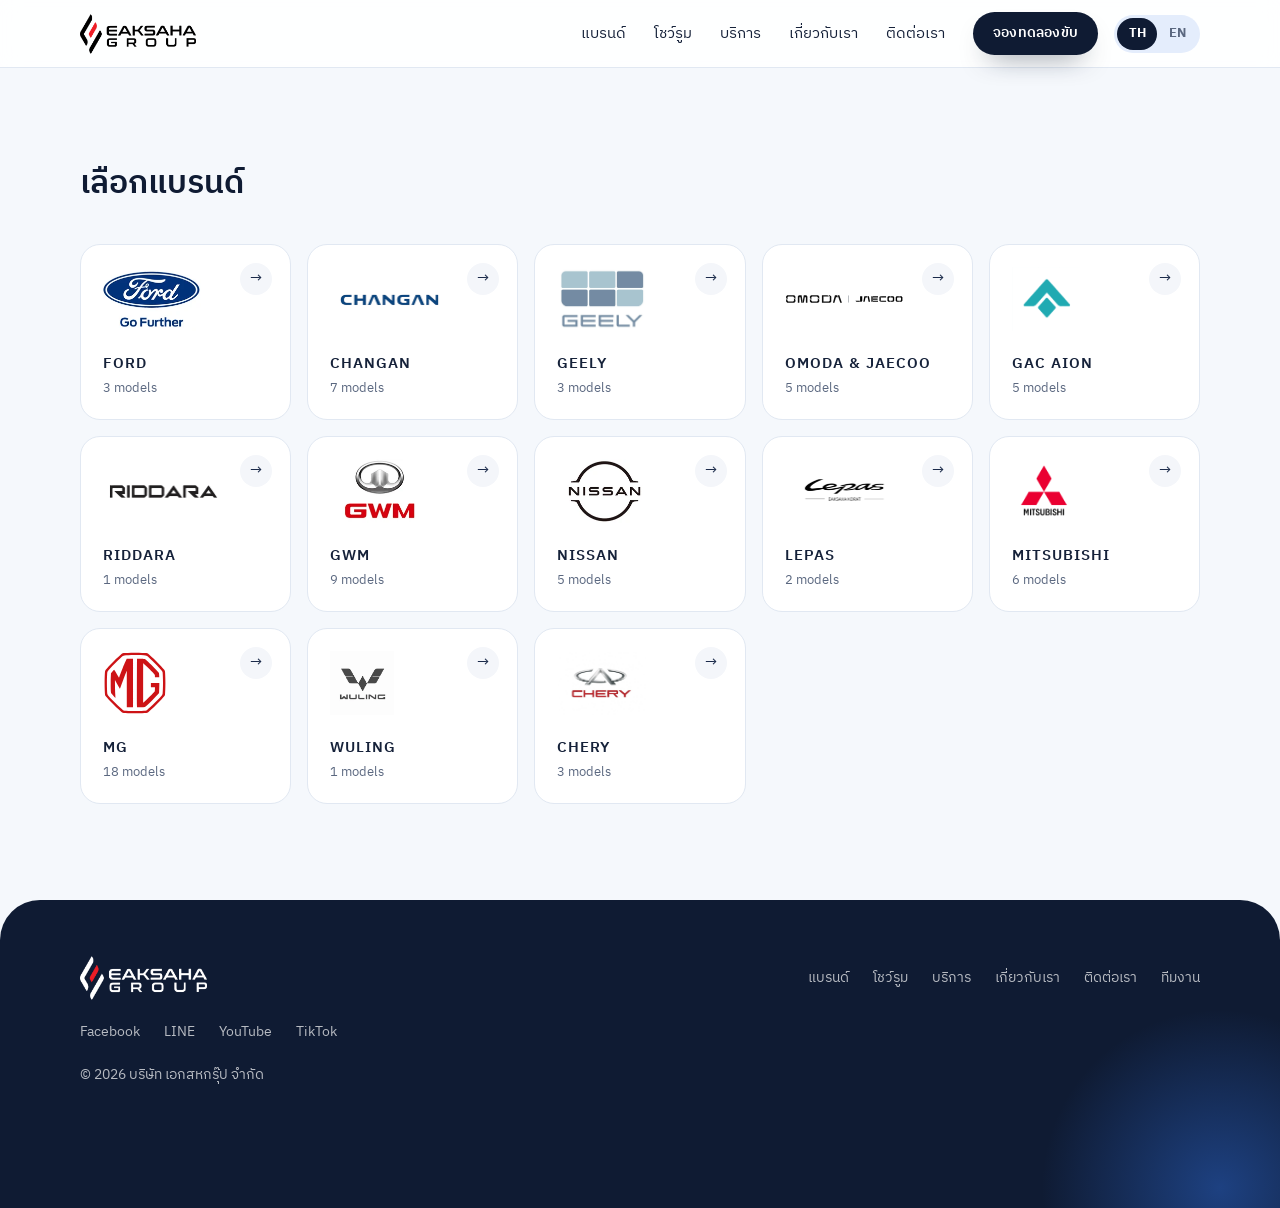
<file: brand.html>
<!DOCTYPE html>
<html lang="th">
<head>
  <meta charset="UTF-8">
  <meta name="viewport" content="width=device-width, initial-scale=1.0">
  <!-- The title and description are replaced with the brand name by brand.js -->
  <title>Brands | Eaksaha Group</title>
  <meta name="description" content="Car models, prices and test drives at Eaksaha Group showrooms.">

  <link rel="preconnect" href="https://fonts.googleapis.com">
  <link rel="preconnect" href="https://fonts.gstatic.com" crossorigin>
  <link href="https://fonts.googleapis.com/css2?family=IBM+Plex+Sans+Thai:wght@300;400;500;600;700&display=swap" rel="stylesheet">

  <!-- Same design file as the homepage -->
  <link rel="stylesheet" href="style.css">
</head>
<body class="brand-page">

  <!-- ================= TOP MENU (same as homepage) ================= -->
  <header class="navbar">
    <div class="container navbar-inner">
      <a href="index.html" class="logo"><img src="images/logos/eaksaha-logo.png" alt="Eaksaha Group · เอกสหกรุ๊ป" width="130" height="45"></a>

      <button class="menu-toggle" aria-label="Open menu" aria-expanded="false">
        <span></span><span></span><span></span>
      </button>

      <nav class="nav-links">
        <a href="index.html#brands">Brands</a>
        <a href="index.html#showrooms">Showrooms</a>
        <a href="index.html#services">Services</a>
        <a href="index.html#about">About</a>
        <a href="index.html#contact">Contact</a>
        <a href="test-drive.html" class="btn btn-primary btn-small" id="nav-test-drive">Book a Test Drive</a>
      </nav>
    </div>
  </header>

  <!-- Everything inside <main> is built by brand.js from brands-data.js -->
  <main id="brand-page">
    <section class="section">
      <div class="container">
        <p class="section-intro">Loading… · กำลังโหลด…</p>
      </div>
    </section>
  </main>

  <!-- ================= FOOTER (same as homepage) ================= -->
  <footer class="footer">
    <div class="container footer-inner">
      <a href="index.html" class="logo"><img src="images/logos/eaksaha-logo-white.png" alt="Eaksaha Group · เอกสหกรุ๊ป" width="130" height="45"></a>
      <nav class="footer-links">
        <a href="index.html#brands">Brands</a>
        <a href="index.html#showrooms">Showrooms</a>
        <a href="index.html#services">Services</a>
        <a href="index.html#about">About</a>
        <a href="index.html#contact">Contact</a>
              <a href="admin.html" class="staff-link">Staff · ทีมงาน</a>
      </nav>
      <nav class="footer-links footer-social">
        <a href="https://www.facebook.com/eaksahagroupkorat/" target="_blank" rel="noopener">Facebook</a>
        <a href="https://lin.ee/zeSHGfB" target="_blank" rel="noopener">LINE</a>
        <a href="https://www.youtube.com/channel/UCWtve9Kzlh4gnlRhcgr6bMw" target="_blank" rel="noopener">YouTube</a>
        <a href="https://www.tiktok.com/@eaksahagroupesg" target="_blank" rel="noopener">TikTok</a>
      </nav>
      <p class="copyright">© <span id="year">2026</span> บริษัท เอกสหกรุ๊ป จำกัด · Eaksaha Group Co., Ltd.</p>
    </div>
  </footer>

  <!-- ================= "BOOK A TEST DRIVE" BAR (always visible at the bottom) ================= -->
  <div class="cta-bar" id="cta-bar" hidden>
    <div class="container cta-bar-inner">
      <p class="cta-bar-text">
        <strong id="cta-bar-brand">Eaksaha</strong>
        <span>Try it before you buy · ทดลองขับฟรี</span>
      </p>
      <div class="cta-bar-buttons">
        <!-- Words inside class="hide-on-phone" are dropped on small screens so each button fits on one line -->
        <a href="tel:044049888" class="btn btn-call btn-small" aria-label="Call us · โทรหาเรา"><span class="hide-on-phone">Call · </span>โทร</a>
        <a href="test-drive.html" class="btn btn-primary btn-small" id="cta-test-drive"><span class="hide-on-phone">Book a </span>Test Drive · จองทดลองขับ</a>
      </div>
    </div>
  </div>

  <!-- Order matters: the car data first, then the menu script, then the page builder -->
  <script src="brands-data.js"></script>
  <script src="brand-videos.js"></script>
  <script src="script.js"></script>
  <script src="brand.js"></script>
  <!-- Thai / English switch -->
  <script src="lang.js"></script>
</body>
</html>
</file>
<file: style.css>
/* ==========================================================
   COLOURS & FONT: change them here and the whole site updates
   ========================================================== */
:root {
  --white: #ffffff;
  --light-grey: #f4f6fa;     /* soft background */
  --line: #e2e7ef;           /* thin borders */
  --placeholder: #e9ebee;    /* grey boxes for images / logos */
  --text: #1c2333;           /* dark text */
  --text-soft: #5e6779;      /* lighter text */
  --navy: #1b2a4a;           /* main brand colour */
  --navy-dark: #111c33;
  --navy-deep: #0b1530;      /* dark sections and footer */

  /* Button colours by purpose (like Areemit): */
  --accent: #dc2626;         /* RED  = Book a test drive (the main action) */
  --accent-dark: #b91c1c;
  --map: #2563eb;            /* BLUE = map, directions, find a showroom */
  --map-dark: #1d4ed8;
  --call: #0f766e;           /* TEAL = phone calls */
  --call-dark: #0b5e58;
  --line-green: #048a42;     /* GREEN = LINE chat */
  --gold: #f5b301;           /* stars and highlights */

  /* Soft section tints */
  --tint-warm: #fff7ef;
  --tint-blue: #eef3fb;

  --font: "IBM Plex Sans Thai", "Noto Sans Thai", Arial, sans-serif;
  --radius: 10px;
  --header-height: 68px;
}

/* ===== Basic reset so all browsers start the same ===== */
* {
  box-sizing: border-box;
  margin: 0;
  padding: 0;
}

html {
  scroll-behavior: smooth;                       /* smooth jump to sections */
  scroll-padding-top: var(--header-height);      /* don't hide titles under the menu */
}

body {
  font-family: var(--font);
  color: var(--text);
  background: var(--white);
  line-height: 1.7;
  font-weight: 400;
}

a {
  color: var(--navy);
  text-decoration: none;
}

a:hover {
  text-decoration: underline;
}

/* Keeps content centred with space on both sides */
.container {
  max-width: 1160px;
  margin: 0 auto;
  padding: 0 20px;
}

/* Thai line shown under / next to English headings */
.th {
  display: block;
  font-size: 0.55em;
  font-weight: 400;
  color: var(--text-soft);
  margin-top: 4px;
  letter-spacing: 0;
}

/* ==========================================================
   BUTTONS
   ========================================================== */
.btn {
  display: inline-block;
  padding: 14px 28px;
  border-radius: 999px;
  font-weight: 500;
  font-size: 1rem;
  transition: background 0.2s;
}

.btn:hover {
  text-decoration: none;
}

/* RED: the main action, "Book a test drive" */
.btn-primary {
  background: var(--accent);
  color: var(--white);
  box-shadow: 0 8px 18px -10px rgba(220, 38, 38, 0.7);
}

.btn-primary:hover {
  background: var(--accent-dark);
}

/* BLUE: maps and directions */
.btn-map {
  background: var(--map);
  color: var(--white);
}

.btn-map:hover {
  background: var(--map-dark);
}

/* TEAL: phone calls */
.btn-call {
  background: var(--call);
  color: var(--white);
}

.btn-call:hover {
  background: var(--call-dark);
}

/* GREEN: LINE chat */
.btn-line {
  background: var(--line-green);
  color: var(--white);
}

/* Outline button for dark backgrounds */
.btn-ghost {
  border: 1px solid rgba(255, 255, 255, 0.6);
  color: var(--white);
  background: rgba(255, 255, 255, 0.06);
}

.btn-ghost:hover {
  background: rgba(255, 255, 255, 0.16);
}

.btn-small {
  padding: 9px 20px;
  font-size: 0.9rem;
}

/* ==========================================================
   TOP MENU
   ========================================================== */
.navbar {
  position: sticky;
  top: 0;
  z-index: 50;
  height: var(--header-height);
  background: rgba(255, 255, 255, 0.95);
  border-bottom: 1px solid var(--line);
}

.navbar-inner {
  height: 100%;
  display: flex;
  align-items: center;
  justify-content: space-between;
}

.logo {
  display: flex;
  align-items: center;
}

/* The Eaksaha Group logo image */
.logo img {
  display: block;
  height: 46px;
  width: auto;
}

.logo:hover {
  text-decoration: none;
}

.nav-links {
  display: flex;
  align-items: center;
  gap: 28px;
}

.nav-links a:not(.btn) {
  color: var(--text);
  font-size: 0.95rem;
}

.nav-links a:not(.btn):hover {
  color: var(--navy);
  text-decoration: none;
}

/* The ☰ button: hidden on computers */
.menu-toggle {
  display: none;
  background: none;
  border: none;
  cursor: pointer;
  padding: 10px;
}

.menu-toggle span {
  display: block;
  width: 22px;
  height: 2px;
  background: var(--text);
  margin: 5px 0;
}

/* ==========================================================
   SECTIONS (shared)
   ========================================================== */
.section {
  padding: 96px 0;
}

.section-grey {
  background: var(--light-grey);
}

h1, h2, h3 {
  font-weight: 600;
  line-height: 1.25;
}

h2 {
  font-size: 2rem;
  margin-bottom: 40px;
}

.section-intro {
  color: var(--text-soft);
  margin-top: -24px;
  margin-bottom: 40px;
}

/* Grey box that stands in for a photo */
.image-placeholder {
  background: var(--placeholder);
  border-radius: var(--radius);
  display: flex;
  align-items: center;
  justify-content: center;
  color: var(--text-soft);
  font-size: 0.9rem;
}

/* ==========================================================
   1. HERO: slideshow + nationwide network
   ========================================================== */
.hero {
  padding: 28px 0 72px;
}

/* ----- Slideshow: one clear message per slide ----- */
.slideshow {
  position: relative;
  border-radius: 20px;
  overflow: hidden;
  color: var(--white);
  background:
    radial-gradient(circle at 78% 40%, rgba(60, 92, 160, 0.45), transparent 55%),
    linear-gradient(135deg, #111c33 0%, #1b2a4a 60%, #22345c 100%);
  box-shadow: 0 24px 48px -28px rgba(17, 28, 51, 0.6);
}

/* All slides sit on top of each other; the tallest sets the height */
.slides {
  display: grid;
}

.slide {
  grid-area: 1 / 1;
  margin: 0;
  display: grid;
  grid-template-columns: minmax(0, 1fr) minmax(0, 1fr);
  align-items: center;
  gap: 48px;
  min-height: 500px;
  padding: 56px 72px 104px;
  opacity: 0;
  visibility: hidden;
  transition: opacity 0.8s ease, visibility 0s linear 0.8s;
}

.slide.is-active {
  opacity: 1;
  visibility: visible;
  transition: opacity 0.8s ease, visibility 0s;
}

/* Text column */
.slide-text {
  position: relative;
  z-index: 1;
  max-width: 470px;
}

.slide-eyebrow {
  display: flex;
  align-items: center;
  gap: 10px;
  font-size: 0.78rem;
  letter-spacing: 2px;
  text-transform: uppercase;
  color: rgba(255, 255, 255, 0.72);
  margin-bottom: 18px;
}

.slide-eyebrow::before {
  content: "";
  width: 28px;
  height: 2px;
  background: #ea580c;              /* small accent from the region colours */
}

.slide h2 {
  font-size: 3.3rem;
  font-weight: 600;
  line-height: 1.15;
  letter-spacing: -0.3px;
  margin-bottom: 18px;
}

.slide-text > p:not(.slide-eyebrow) {
  font-size: 1.05rem;
  line-height: 1.7;
  color: rgba(255, 255, 255, 0.78);
  margin-bottom: 30px;
}

/* White button on the dark slides */
.btn-light {
  background: var(--white);
  color: var(--navy);
}

.btn-light:hover {
  background: #eef1f6;
}

/* Text slides up gently when its slide appears */
.slide-text > * {
  opacity: 0;
  transform: translateY(14px);
  transition: opacity 0.6s ease, transform 0.6s ease;
}

.slide.is-active .slide-text > * {
  opacity: 1;
  transform: none;
}

.slide.is-active .slide-text > *:nth-child(2) { transition-delay: 0.08s; }
.slide.is-active .slide-text > *:nth-child(3) { transition-delay: 0.16s; }
.slide.is-active .slide-text > *:nth-child(4) { transition-delay: 0.24s; }

/* Visual column */
.slide-visual {
  justify-self: center;
  width: 100%;
  display: flex;
  justify-content: center;
}

.slide-visual--map img {
  height: 400px;
  width: auto;
  filter: drop-shadow(0 20px 30px rgba(0, 0, 0, 0.35));
}

.slide-visual--photo {
  aspect-ratio: 1920 / 700;         /* the anniversary banner's own shape: nothing cut off */
  border-radius: 16px;
  overflow: hidden;
  box-shadow: 0 24px 40px -20px rgba(0, 0, 0, 0.6);
}

.slide-visual--photo img {
  width: 100%;
  height: 100%;
  object-fit: cover;
  transform: scale(1.08);
  transition: transform 6.5s ease-out;
}

.slide.is-active .slide-visual--photo img {
  transform: scale(1);              /* slow zoom-out while the slide shows */
}

.logo-wall {
  display: grid;
  grid-template-columns: repeat(5, 1fr);
  gap: 10px;
  width: 100%;
  max-width: 470px;
}

.logo-tile {
  aspect-ratio: 4 / 3;
  background: var(--white);
  border-radius: 12px;
  padding: 10px;
  display: flex;
  align-items: center;
  justify-content: center;
  opacity: 0;
  transform: scale(0.94);
  transition: opacity 0.5s ease, transform 0.5s ease;
}

.slide.is-active .logo-tile {
  opacity: 1;
  transform: none;
}

.logo-tile img {
  width: 100%;
  height: 100%;
  object-fit: contain;
}

/* Full-photo slide (for showroom photos later) */
.slide--photo .slide-photo {
  position: absolute;
  inset: 0;
  width: 100%;
  height: 100%;
  object-fit: cover;
}

.slide--photo::after {
  content: "";
  position: absolute;
  inset: 0;
  background: linear-gradient(90deg, rgba(17, 28, 51, 0.88) 0%, rgba(17, 28, 51, 0.45) 50%, transparent 80%);
}

.slide--photo {
  position: relative;
}

/* Left / right arrows (computer only, appear on hover) */
.slide-arrow {
  position: absolute;
  top: 50%;
  transform: translateY(-50%);
  z-index: 2;
  width: 44px;
  height: 44px;
  border: 1px solid rgba(255, 255, 255, 0.35);
  border-radius: 50%;
  background: rgba(255, 255, 255, 0.08);
  color: var(--white);
  display: flex;
  align-items: center;
  justify-content: center;
  cursor: pointer;
  opacity: 0;
  transition: opacity 0.2s, background 0.2s;
}

.slide-prev { left: 16px; }
.slide-next { right: 16px; }

.slideshow:hover .slide-arrow,
.slide-arrow:focus-visible {
  opacity: 1;
}

.slide-arrow:hover {
  background: rgba(255, 255, 255, 0.2);
}

/* Tabs with a progress line + pause button */
.slide-controls {
  position: absolute;
  left: 72px;
  right: 72px;
  bottom: 30px;
  z-index: 2;
  display: flex;
  align-items: center;
  gap: 28px;
}

.slide-dots {
  flex: 1;
  display: grid;
  grid-auto-flow: column;
  grid-auto-columns: 1fr;
  gap: 20px;
}

.slide-dot {
  padding: 8px 0 0;
  border: none;
  background: none;
  font: inherit;
  font-size: 0.85rem;
  color: rgba(255, 255, 255, 0.55);
  text-align: left;
  cursor: pointer;
  transition: color 0.2s;
}

.slide-dot:hover,
.slide-dot[aria-current="true"] {
  color: var(--white);
}

.dot-bar {
  display: block;
  height: 2px;
  margin-bottom: 8px;
  background: rgba(255, 255, 255, 0.22);
  border-radius: 2px;
  overflow: hidden;
}

.dot-bar i {
  display: block;
  height: 100%;
  width: 0;
  background: var(--white);
}

.slide-dot[aria-current="true"] .dot-bar i {
  width: 100%;
}

/* While playing, the line fills up over the slide's time */
.slideshow.is-playing .slide-dot[aria-current="true"] .dot-bar i {
  animation: slide-progress var(--slide-time, 6s) linear forwards;
}

@keyframes slide-progress {
  from { width: 0; }
  to   { width: 100%; }
}

.slide-pause {
  flex: 0 0 auto;
  width: 38px;
  height: 38px;
  border: 1px solid rgba(255, 255, 255, 0.35);
  border-radius: 50%;
  background: rgba(255, 255, 255, 0.08);
  color: var(--white);
  display: flex;
  align-items: center;
  justify-content: center;
  cursor: pointer;
}

.slide-pause .icon-play,
.slideshow.is-paused .slide-pause .icon-pause {
  display: none;
}

.slideshow.is-paused .slide-pause .icon-play {
  display: block;
}

.slide-arrow:focus-visible,
.slide-pause:focus-visible,
.slide-dot:focus-visible,
.slide .btn:focus-visible {
  outline: 3px solid #ffffff;
  outline-offset: 3px;
}

/* ----- Nationwide network block under the slideshow ----- */
.hero-intro {
  display: grid;
  grid-template-columns: minmax(0, 1.3fr) minmax(0, 1fr);
  gap: 56px;
  align-items: end;
  margin-top: 56px;
}

.eyebrow {
  text-transform: uppercase;
  letter-spacing: 2px;
  font-size: 0.8rem;
  color: var(--text-soft);
  margin-bottom: 14px;
}

.hero h1 {
  font-size: 2.9rem;
  line-height: 1.25;
  letter-spacing: -0.3px;
  margin-bottom: 28px;
}

/* Keeps a Thai phrase together on one line */
.nowrap {
  white-space: nowrap;
}

.hero-en {
  display: block;
  margin-top: 12px;
  font-size: 1.1rem;
  font-weight: 400;
  line-height: 1.6;
  color: var(--text-soft);
  letter-spacing: 0;
}

.hero-actions {
  display: flex;
  flex-wrap: wrap;
  gap: 12px;
}

/* Key numbers */
.stats {
  display: grid;
  grid-template-columns: repeat(2, 1fr);
  gap: 0;
  border-top: 1px solid var(--line);
}

.stat {
  padding: 22px 0;
  border-bottom: 1px solid var(--line);
}

.stat:nth-child(odd) {
  padding-right: 20px;
  border-right: 1px solid var(--line);
}

.stat:nth-child(even) {
  padding-left: 24px;
}

.stat-number {
  font-size: 2.6rem;
  font-weight: 300;
  color: var(--navy);
  line-height: 1;
}

.stat-label {
  margin-top: 8px;
  font-size: 0.9rem;
  color: var(--text-soft);
}

/* ==========================================================
   2. BRANDS (brand cards)
   ========================================================== */
.brand-grid {
  display: grid;
  grid-template-columns: repeat(auto-fill, minmax(200px, 1fr));
  gap: 16px;
}

.brand-box {
  position: relative;
  display: flex;
  flex-direction: column;
  min-height: 176px;
  padding: 22px 22px 20px;
  background: var(--white);
  border: 1px solid var(--line);
  border-radius: 14px;
  color: var(--text);
  transition: border-color 0.2s, transform 0.2s, box-shadow 0.2s;
}

.brand-logo {
  height: 64px;
  display: flex;
  align-items: center;
  margin-bottom: 18px;
}

.brand-logo img {
  max-height: 64px;
  max-width: 72%;
  object-fit: contain;
}

.brand-name {
  margin-top: auto;
  font-weight: 600;
  font-size: 0.95rem;
  letter-spacing: 1px;
}

.brand-meta {
  font-size: 0.82rem;
  color: var(--text-soft);
  min-height: 1.4em;
}

.brand-arrow {
  position: absolute;
  top: 18px;
  right: 18px;
  width: 32px;
  height: 32px;
  border-radius: 50%;
  background: var(--light-grey);
  color: var(--navy);
  display: flex;
  align-items: center;
  justify-content: center;
  font-size: 0.95rem;
  transition: background 0.2s, color 0.2s, transform 0.2s;
}

a.brand-box:hover,
a.brand-box:focus-visible {
  text-decoration: none;
  border-color: var(--navy);
  transform: translateY(-3px);
  box-shadow: 0 16px 32px -20px rgba(17, 28, 51, 0.45);
}

a.brand-box:hover .brand-arrow,
a.brand-box:focus-visible .brand-arrow {
  background: var(--navy);
  color: var(--white);
  transform: translateX(2px);
}

/* ==========================================================
   PROMOTIONS (banner row you can swipe)
   ========================================================== */
.promotions {
  padding-top: 8px;
}

.section-head {
  display: flex;
  align-items: flex-end;
  justify-content: space-between;
  gap: 16px;
  margin-bottom: 28px;
}

.section-head h2 {
  margin-bottom: 0;
}

.row-arrows {
  display: flex;
  gap: 8px;
}

.row-arrow {
  width: 44px;
  height: 44px;
  border: 1px solid var(--line);
  border-radius: 50%;
  background: var(--white);
  color: var(--navy);
  font-size: 1.4rem;
  line-height: 1;
  cursor: pointer;
  transition: border-color 0.2s, background 0.2s;
}

.row-arrow:hover {
  border-color: var(--navy);
}

.promo-row {
  list-style: none;
  display: flex;
  gap: 16px;
  overflow-x: auto;
  scroll-snap-type: x mandatory;
  scroll-behavior: smooth;
  padding-bottom: 10px;
  scrollbar-width: thin;
}

.promo-card {
  flex: 0 0 min(560px, 86%);
  scroll-snap-align: start;
}

.promo-card a {
  display: block;
  border-radius: 14px;
  overflow: hidden;
  border: 1px solid var(--line);
  transition: transform 0.2s, box-shadow 0.2s;
}

.promo-card a:hover,
.promo-card a:focus-visible {
  transform: translateY(-2px);
  box-shadow: 0 14px 28px -18px rgba(17, 28, 51, 0.5);
}

.promo-card img {
  display: block;
  width: 100%;
  height: auto;
  aspect-ratio: 1920 / 700;
  object-fit: cover;
}

.section-note {
  margin-top: 12px;
  font-size: 0.85rem;
  color: var(--text-soft);
}

/* ==========================================================
   3. SHOWROOM CARDS (also used for reviews)
   ========================================================== */
.card-grid {
  display: grid;
  grid-template-columns: repeat(auto-fit, minmax(260px, 1fr));
  gap: 24px;
}

.card {
  border: 1px solid var(--line);
  border-radius: var(--radius);
  padding: 28px;
  display: flex;
  flex-direction: column;
  gap: 6px;
}

.card-brand {
  font-size: 0.75rem;
  text-transform: uppercase;
  letter-spacing: 1.5px;
  color: var(--text-soft);
}

.card h3 {
  font-size: 1.15rem;
  margin-bottom: 6px;
}

.card-detail {
  color: var(--text-soft);
  font-size: 0.95rem;
}

.text-link {
  margin-top: 12px;
  font-weight: 500;
  font-size: 0.95rem;
}

/* ===== Showroom finder: region tabs + list + map ===== */
.visually-hidden {
  position: absolute;
  width: 1px;
  height: 1px;
  overflow: hidden;
  clip: rect(0 0 0 0);
  white-space: nowrap;
}

/* Region tabs */
.region-tabs {
  display: flex;
  gap: 10px;
  margin-bottom: 20px;
  overflow-x: auto;                 /* tabs slide sideways on small phones */
  scrollbar-width: none;
  padding-bottom: 2px;
}

.region-tabs::-webkit-scrollbar {
  display: none;
}

.region-tab {
  flex: 0 0 auto;
  display: flex;
  align-items: center;
  gap: 10px;
  padding: 10px 16px;
  border: 1px solid var(--line);
  border-radius: 999px;
  background: var(--white);
  font: inherit;
  color: var(--text);
  text-align: left;
  cursor: pointer;
  transition: border-color 0.2s, background 0.2s, color 0.2s;
}

.region-tab:hover {
  border-color: var(--navy);
}

.region-tab.active {
  background: var(--navy);
  border-color: var(--navy);
  color: var(--white);
}

.tab-dot {
  display: inline-block;
  flex: 0 0 auto;
  width: 10px;
  height: 10px;
  border-radius: 50%;
}

.tab-name {
  font-weight: 500;
  font-size: 0.95rem;
  line-height: 1.3;
}

.tab-name small {
  display: block;
  font-weight: 400;
  font-size: 0.75rem;
  opacity: 0.7;
}

.tab-count {
  min-width: 28px;
  padding: 1px 8px;
  border-radius: 999px;
  background: var(--light-grey);
  color: var(--text);
  text-align: center;
  font-size: 0.85rem;
}

/* List on the left, map on the right */
.finder {
  display: grid;
  grid-template-columns: minmax(0, 360px) minmax(0, 1fr);
  border: 1px solid var(--line);
  border-radius: var(--radius);
  overflow: hidden;
  height: 620px;
}

.finder-panel {
  display: flex;
  flex-direction: column;
  min-height: 0;
  border-right: 1px solid var(--line);
  background: var(--white);
}

.finder-tools {
  padding: 16px;
  border-bottom: 1px solid var(--line);
  display: grid;
  gap: 10px;
}

.finder-tools[hidden] {
  display: none;
}

.finder-input {
  width: 100%;
  padding: 11px 14px;
  border: 1px solid var(--line);
  border-radius: 8px;
  background: var(--white);
  font: inherit;
  font-size: 0.95rem;
  color: var(--text);
}

.finder-input:focus {
  outline: 2px solid var(--navy);
  outline-offset: -1px;
}

.finder-count {
  font-size: 0.8rem;
  color: var(--text-soft);
}

.finder-list {
  list-style: none;
  overflow-y: auto;
  flex: 1;
}

.finder-list[hidden] {
  display: none;
}

.finder-item {
  position: relative;
  width: 100%;
  display: grid;
  grid-template-columns: 1fr auto;
  column-gap: 12px;
  padding: 14px 16px 14px 20px;
  border: none;
  border-bottom: 1px solid var(--line);
  background: none;
  font: inherit;
  color: var(--text);
  text-align: left;
  cursor: pointer;
  transition: background 0.15s;
}

/* Coloured bar on the left = region colour */
.finder-item::before {
  content: "";
  position: absolute;
  left: 0;
  top: 12px;
  bottom: 12px;
  width: 4px;
  border-radius: 0 4px 4px 0;
  background: var(--region);
}

.finder-item:hover,
.finder-item:focus-visible {
  background: var(--light-grey);
}

.fi-brand {
  font-size: 0.72rem;
  font-weight: 600;
  letter-spacing: 1.2px;
  color: var(--text-soft);
}

.fi-name {
  grid-column: 1;
  font-weight: 500;
  font-size: 1rem;
  line-height: 1.4;
}

.fi-meta {
  grid-column: 1;
  font-size: 0.85rem;
  color: var(--text-soft);
}

.fi-meta em {
  font-style: normal;
  font-size: 0.75rem;
  padding: 0 6px;
  border-radius: 999px;
  background: var(--light-grey);
}

.fi-arrow {
  grid-column: 2;
  grid-row: 1 / span 3;
  align-self: center;
  font-size: 1.4rem;
  color: var(--text-soft);
}

.finder-empty {
  padding: 24px 16px;
  color: var(--text-soft);
  font-size: 0.95rem;
}

/* Details of one showroom (with the Google map) */
.finder-detail {
  overflow-y: auto;
  padding: 16px 20px 24px;
}

.finder-detail[hidden] {
  display: none;
}

.detail-back {
  padding: 4px 0;
  margin-bottom: 14px;
  background: none;
  border: none;
  font: inherit;
  font-weight: 500;
  font-size: 0.9rem;
  color: var(--navy);
  cursor: pointer;
}

.detail-brand {
  font-size: 0.8rem;
  font-weight: 600;
  letter-spacing: 1.5px;
}

.detail-name {
  font-size: 1.4rem;
  margin: 2px 0 2px;
}

.detail-meta {
  color: var(--text-soft);
  font-size: 0.9rem;
  margin-bottom: 10px;
}

.detail-address {
  font-size: 0.95rem;
  margin-bottom: 14px;
}

.detail-approx {
  font-size: 0.85rem;
  color: var(--text-soft);
  background: var(--light-grey);
  border-radius: 8px;
  padding: 8px 12px;
}

.detail-gmap {
  border-radius: var(--radius);
  overflow: hidden;
  border: 1px solid var(--line);
  aspect-ratio: 4 / 3;
  margin-bottom: 14px;
  background: var(--light-grey);
}

.detail-gmap iframe {
  width: 100%;
  height: 100%;
  border: 0;
  display: block;
}

.detail-actions {
  display: grid;
  gap: 8px;
  margin-bottom: 14px;
}

.detail-actions .btn {
  text-align: center;
  padding: 12px 20px;
  font-size: 0.95rem;
}

.detail-links {
  display: grid;
  gap: 6px;
  font-size: 0.9rem;
  font-weight: 500;
}

/* The map */
.finder-map-wrap {
  position: relative;
  min-height: 0;
}

.map {
  position: relative;
  z-index: 0;              /* keeps the map below the sticky top menu */
  isolation: isolate;
  height: 100%;
  background: var(--light-grey);
}

.map-offline {
  display: flex;
  align-items: center;
  justify-content: center;
  text-align: center;
  padding: 20px;
  color: var(--text-soft);
}

.leaflet-container {
  font-family: var(--font);
  background: var(--light-grey);
}

/* Colour key floating at the bottom-left of the map */
.map-legend {
  position: absolute;
  left: 12px;
  bottom: 12px;
  z-index: 1;
  list-style: none;
  display: flex;
  flex-wrap: wrap;
  gap: 4px 14px;
  padding: 8px 12px;
  border-radius: 8px;
  background: rgba(255, 255, 255, 0.92);
  box-shadow: 0 2px 10px rgba(0, 0, 0, 0.1);
  font-size: 0.78rem;
  max-width: calc(100% - 24px);
}

.map-legend li {
  display: flex;
  align-items: center;
  gap: 6px;
}

/* Pins */
.map-pin2 {
  background: none;
  border: none;
  filter: drop-shadow(0 2px 3px rgba(0, 0, 0, 0.3));
  transition: transform 0.15s;
}

.map-pin2:hover {
  transform: translateY(-2px);
}

/* Numbered circle for a group of pins */
.pin-cluster span {
  display: flex;
  align-items: center;
  justify-content: center;
  width: 100%;
  height: 100%;
  border-radius: 50%;
  background: var(--navy);
  color: var(--white);
  font-weight: 600;
  font-size: 0.9rem;
  border: 3px solid var(--white);
  box-shadow: 0 0 0 5px rgba(27, 42, 74, 0.18), 0 2px 8px rgba(0, 0, 0, 0.25);
}

.pin-tip {
  font-family: var(--font);
  font-size: 0.8rem;
  border-radius: 6px;
}

/* Zoom + / – buttons and the small credit line */
.leaflet-bar {
  border: none !important;
  box-shadow: 0 2px 10px rgba(0, 0, 0, 0.1) !important;
}

.leaflet-bar a {
  color: var(--text);
}

.leaflet-control-attribution {
  font-size: 10px;
  background: rgba(255, 255, 255, 0.7) !important;
}

.map-note {
  margin-top: 12px;
  font-size: 0.8rem;
  color: var(--text-soft);
}

/* Small rounded tags (used for branches on brand pages) */
.branch-list {
  list-style: none;
  display: flex;
  flex-wrap: wrap;
  gap: 8px;
}

.branch-list li {
  background: var(--light-grey);
  border-radius: 999px;
  padding: 4px 14px;
  font-size: 0.9rem;
}

/* ==========================================================
   4. SERVICES
   ========================================================== */
.service-grid {
  display: grid;
  grid-template-columns: repeat(auto-fit, minmax(220px, 1fr));
  gap: 40px;
}

.service-number {
  color: var(--navy);
  font-weight: 500;
  font-size: 0.9rem;
  padding-bottom: 12px;
  margin-bottom: 16px;
  border-bottom: 1px solid var(--line);
}

.service h3 {
  font-size: 1.2rem;
  margin-bottom: 10px;
}

.service h3 .th {
  font-size: 0.75em;
}

.service p:last-child {
  color: var(--text-soft);
  font-size: 0.95rem;
}

/* ==========================================================
   5. ABOUT + REVIEWS
   ========================================================== */
.about {
  display: grid;
  grid-template-columns: 1fr 1fr;
  gap: 64px;
  align-items: center;
}

.about-text h2 {
  margin-bottom: 24px;
}

.about-text p {
  margin-bottom: 16px;
  font-size: 1.05rem;
}

.th-paragraph {
  color: var(--text-soft);
}

.about-image {
  aspect-ratio: 4 / 3;
}

.reviews-title {
  font-size: 1.4rem;
  margin: 88px 0 32px;
}

.review {
  background: var(--light-grey);
  border-radius: var(--radius);
  padding: 28px;
}

.review p {
  font-size: 1.05rem;
  margin-bottom: 14px;
}

.review footer {
  color: var(--text-soft);
  font-size: 0.9rem;
}

/* ==========================================================
   6. CONTACT
   ========================================================== */
.contact-grid {
  display: grid;
  grid-template-columns: repeat(auto-fit, minmax(200px, 1fr));
  gap: 32px;
  margin-bottom: 48px;
}

.contact-label {
  font-size: 0.8rem;
  text-transform: uppercase;
  letter-spacing: 1.5px;
  color: var(--text-soft);
  margin-bottom: 4px;
}

.contact-item a,
.contact-item p:last-child {
  font-size: 1.1rem;
  font-weight: 500;
}

.contact-item .address {
  font-size: 1rem;
  font-weight: 400;
}

.contact-item .text-link {
  display: inline-block;
  margin-top: 6px;
  font-size: 0.95rem;
}

.footer-social {
  width: 100%;
}

/* ===== Social media cards (Contact) ===== */
.social-title {
  font-size: 1.3rem;
  margin: 8px 0 20px;
}

.social-grid {
  display: grid;
  grid-template-columns: repeat(auto-fit, minmax(240px, 1fr));
  gap: 12px;
  margin-bottom: 16px;
}

.social-card {
  display: flex;
  align-items: center;
  gap: 14px;
  padding: 14px 16px;
  background: var(--white);
  border: 1px solid var(--line);
  border-radius: var(--radius);
  color: var(--text);
  transition: border-color 0.2s, transform 0.2s, box-shadow 0.2s;
}

.social-card:hover,
.social-card:focus-visible {
  text-decoration: none;
  border-color: var(--brand);
  transform: translateY(-2px);
  box-shadow: 0 10px 24px -16px rgba(17, 28, 51, 0.4);
}

.social-icon {
  flex: 0 0 auto;
  width: 44px;
  height: 44px;
  border-radius: 12px;
  background: var(--brand);
  display: flex;
  align-items: center;
  justify-content: center;
}

.social-icon img {
  filter: invert(1);        /* turns the black icon white */
}

.social-text {
  flex: 1;
  line-height: 1.35;
}

.social-text strong {
  display: block;
  font-weight: 600;
}

.social-text small {
  font-size: 0.85rem;
  color: var(--text-soft);
}

.social-go {
  color: var(--text-soft);
  font-size: 1.1rem;
}

.social-sub {
  font-size: 0.9rem;
  color: var(--text-soft);
  margin-bottom: 40px;
}

/* ===== TikTok videos (Contact) ===== */
.tiktok-block {
  margin: 8px 0 44px;
}

.tiktok-head {
  display: flex;
  flex-wrap: wrap;
  align-items: flex-end;
  justify-content: space-between;
  gap: 16px;
  margin-bottom: 18px;
}

.tiktok-head .social-title {
  margin-bottom: 4px;
}

.tiktok-head .section-note {
  margin-top: 0;
}

.tiktok-videos {
  display: flex;
  gap: 16px;
  overflow-x: auto;              /* swipe sideways on phones */
  scroll-snap-type: x mandatory;
  padding-bottom: 10px;
  min-height: 200px;
}

.tiktok-card {
  flex: 0 0 280px;
  margin: 0;
  scroll-snap-align: start;
}

/* Tall phone-shaped player (9:16) */
.tiktok-frame {
  position: relative;
  aspect-ratio: 9 / 16;
  border-radius: 14px;
  overflow: hidden;
  background: #000;
}

.tiktok-frame iframe {
  position: absolute;
  inset: 0;
  width: 100%;
  height: 100%;
  border: 0;
}

.tiktok-card figcaption {
  margin-top: 8px;
  font-size: 0.9rem;
  text-align: center;
}

@media (max-width: 600px) {
  .tiktok-card { flex-basis: 75%; }
}

/* Wide screens: all four videos side by side, no sideways scrolling */
@media (min-width: 861px) {
  .tiktok-videos { display: grid; grid-template-columns: repeat(4, 1fr); overflow: visible; }
}

/* Stop slides and hover lifts for people who prefer less motion */
@media (prefers-reduced-motion: reduce) {
  .slide-text > *,
  .logo-tile,
  .slide-visual--photo img,
  .slide,
  .slide.is-active,
  .brand-box,
  .social-card {
    transition: none;
  }
}

/* ==========================================================
   FOOTER
   ========================================================== */
.footer {
  border-top: 1px solid var(--line);
  padding: 40px 0;
}

.footer-inner {
  display: flex;
  flex-wrap: wrap;
  align-items: center;
  justify-content: space-between;
  gap: 20px;
}

.footer-links {
  display: flex;
  flex-wrap: wrap;
  gap: 24px;
}

.footer-links a {
  color: var(--text-soft);
  font-size: 0.9rem;
}

.copyright {
  width: 100%;
  color: var(--text-soft);
  font-size: 0.85rem;
}

/* ==========================================================
   FLOATING LINE / CALL BUTTONS (hidden on computers)
   ========================================================== */
.floating-buttons {
  display: none;
  position: fixed;
  right: 16px;
  bottom: 16px;
  z-index: 60;
  flex-direction: column;
  gap: 12px;
}

.float-btn {
  width: 56px;
  height: 56px;
  border-radius: 50%;
  background: var(--navy);
  color: var(--white);
  display: flex;
  align-items: center;
  justify-content: center;
  font-weight: 700;
  font-size: 0.8rem;
  box-shadow: 0 4px 14px rgba(0, 0, 0, 0.18);
}

.float-btn:hover {
  text-decoration: none;
  background: var(--navy-dark);
}

/* ==========================================================
   BRAND PAGES (brand.html)
   ========================================================== */

/* White button with a navy outline */
.btn-outline {
  border: 1px solid var(--navy);
  color: var(--navy);
  background: var(--white);
}

.btn-outline:hover {
  background: var(--light-grey);
}

.brand-hero {
  padding: 40px 0 64px;
}

.breadcrumb {
  font-size: 0.85rem;
  color: var(--text-soft);
  margin-bottom: 40px;
}

.breadcrumb a {
  color: var(--text-soft);
}

.breadcrumb span {
  margin: 0 8px;
}

.brand-hero h1 {
  font-size: 3.2rem;
  letter-spacing: 1px;
  margin-bottom: 16px;
}

.brand-hero h1 .th {
  font-size: 0.4em;
  margin-top: 10px;
}

.brand-intro {
  font-size: 1.1rem;
  max-width: 620px;
  margin-bottom: 32px;
}

.brand-actions {
  display: flex;
  flex-wrap: wrap;
  gap: 12px;
}

.brand-facts {
  display: flex;
  gap: 48px;
  margin-top: 48px;
  padding-top: 24px;
  border-top: 1px solid var(--line);
  color: var(--text-soft);
}

.brand-facts strong {
  display: block;
  font-size: 2.2rem;
  font-weight: 300;
  color: var(--navy);
  line-height: 1.1;
}

/* Row of model names you can tap to jump down */
.model-jump {
  display: flex;
  flex-wrap: wrap;
  gap: 8px;
  margin: -16px 0 32px;
}

.model-jump a {
  padding: 6px 16px;
  border-radius: 999px;
  border: 1px solid var(--line);
  background: var(--white);
  color: var(--text);
  font-size: 0.9rem;
}

.model-jump a:hover {
  border-color: var(--navy);
  color: var(--navy);
  text-decoration: none;
}

/* The car cards */
.model-grid {
  display: grid;
  grid-template-columns: repeat(auto-fill, minmax(320px, 1fr));
  gap: 24px;
}

.model-card {
  background: var(--white);
  border: 1px solid var(--line);
  border-radius: var(--radius);
  overflow: hidden;
  display: flex;
  flex-direction: column;
  scroll-margin-top: calc(var(--header-height) + 16px);
}

.model-image {
  aspect-ratio: 16 / 9;
  border-radius: 0;
}

.model-body {
  padding: 24px 24px 28px;
  display: flex;
  flex-direction: column;
  flex: 1;
}

.model-body h3 {
  font-size: 1.5rem;
  margin: 4px 0 6px;
}

.model-tagline {
  color: var(--text-soft);
  margin-bottom: 14px;
}

.model-chips {
  list-style: none;
  display: flex;
  flex-wrap: wrap;
  gap: 8px;
  margin-bottom: 20px;
}

.model-chips li {
  background: var(--light-grey);
  border-radius: 999px;
  padding: 2px 12px;
  font-size: 0.85rem;
}

.model-price {
  border-top: 1px solid var(--line);
  padding-top: 16px;
  margin-bottom: 16px;
}

.price-from {
  font-size: 0.9rem;
  color: var(--text-soft);
  margin-bottom: 12px;
}

.price-from strong {
  display: block;
  font-size: 1.8rem;
  font-weight: 600;
  color: var(--navy);
  line-height: 1.2;
}

.price-from small {
  font-size: 0.5em;
  font-weight: 400;
  color: var(--text-soft);
}

.price-title {
  font-size: 0.75rem;
  text-transform: uppercase;
  letter-spacing: 1.5px;
  color: var(--text-soft);
  margin-bottom: 4px;
}

.price-list {
  list-style: none;
}

.price-list li {
  display: flex;
  justify-content: space-between;
  gap: 16px;
  padding: 8px 0;
  border-bottom: 1px solid var(--line);
  font-size: 0.95rem;
}

.price-list strong {
  font-weight: 600;
  white-space: nowrap;
}

.price-soon {
  background: var(--light-grey);
  border-radius: var(--radius);
  padding: 14px 16px;
  font-size: 0.95rem;
  color: var(--text-soft);
}

.price-soon a {
  font-weight: 500;
}

.model-promo {
  border-left: 3px solid var(--navy);
  background: var(--light-grey);
  padding: 10px 14px;
  margin-bottom: 16px;
  font-size: 0.95rem;
}

.model-promo span {
  display: block;
  font-size: 0.75rem;
  text-transform: uppercase;
  letter-spacing: 1.5px;
  color: var(--navy);
  font-weight: 600;
}

/* "Book a test drive" sits at the bottom of every card */
.model-cta {
  margin-top: auto;
  text-align: center;
}

.price-note {
  margin-top: 32px;
  font-size: 0.85rem;
  color: var(--text-soft);
}

.brand-branches {
  margin-bottom: 24px;
}

.brand-branches li {
  padding: 8px 18px;
  font-size: 1rem;
}

/* The bar fixed to the bottom of the screen */
.cta-bar {
  position: fixed;
  left: 0;
  right: 0;
  bottom: 0;
  z-index: 60;
  background: rgba(255, 255, 255, 0.97);
  border-top: 1px solid var(--line);
  box-shadow: 0 -4px 20px rgba(0, 0, 0, 0.06);
  padding: 12px 0;
}

.cta-bar[hidden] {
  display: none;
}

.cta-bar-inner {
  display: flex;
  align-items: center;
  justify-content: space-between;
  gap: 16px;
}

.cta-bar-text {
  line-height: 1.4;
}

.cta-bar-text strong {
  letter-spacing: 1px;
  margin-right: 10px;
}

.cta-bar-text span {
  color: var(--text-soft);
  font-size: 0.9rem;
}

.cta-bar-buttons {
  display: flex;
  gap: 10px;
}

/* Extra space so the bar never covers the footer */
.brand-page .footer {
  padding-bottom: 120px;
}

/* ==========================================================
   COLOUR & FULL-WIDTH HERO (newer rules, these win over older ones above)
   ========================================================== */

/* Section headings get a short red line above them */
.section h2::before {
  content: "";
  display: block;
  width: 36px;
  height: 3px;
  border-radius: 3px;
  background: var(--accent);
  margin-bottom: 16px;
}

/* ----- Hero fills the whole width, like MGC Asia ----- */
.hero {
  padding: 0 0 72px;
}

.slideshow {
  border-radius: 0;
  box-shadow: none;
  background: var(--navy-deep);
  isolation: isolate;
}

.slide {
  min-height: clamp(560px, calc(100vh - var(--header-height)), 780px);
  padding-left: max(20px, calc((100vw - 1120px) / 2));
  padding-right: max(20px, calc((100vw - 1120px) / 2));
  padding-top: 64px;
  padding-bottom: 120px;
}

.slide-controls {
  left: max(20px, calc((100vw - 1120px) / 2));
  right: max(20px, calc((100vw - 1120px) / 2));
  bottom: 36px;
}

.slide h2 {
  font-size: clamp(2.4rem, 4.6vw, 4rem);
}

.slide h2::before {
  display: none;
}

/* Moving colour background: three soft blobs drifting slowly */
.hero-aurora {
  position: absolute;
  inset: 0;
  z-index: -1;
  overflow: hidden;
  background:
    radial-gradient(1200px 600px at 80% 20%, rgba(37, 99, 235, 0.35), transparent 60%),
    linear-gradient(135deg, #0b1530 0%, #14244a 55%, #1b2a4a 100%);
}

.hero-aurora span {
  position: absolute;
  width: 60vmax;
  height: 60vmax;
  border-radius: 50%;
  filter: blur(80px);
  opacity: 0.5;
  animation: aurora-drift 22s ease-in-out infinite alternate;
}

.hero-aurora span:nth-child(1) {
  background: #2563eb;
  top: -25vmax;
  right: -10vmax;
}

.hero-aurora span:nth-child(2) {
  background: #dc2626;
  bottom: -35vmax;
  left: -20vmax;
  opacity: 0.32;
  animation-duration: 28s;
  animation-delay: -6s;
}

.hero-aurora span:nth-child(3) {
  background: #f5b301;
  bottom: -30vmax;
  right: 10vmax;
  opacity: 0.18;
  animation-duration: 34s;
  animation-delay: -12s;
}

@keyframes aurora-drift {
  0%   { transform: translate(0, 0) scale(1); }
  50%  { transform: translate(-6vmax, 4vmax) scale(1.1); }
  100% { transform: translate(5vmax, -3vmax) scale(0.95); }
}

/* Optional background video (images/hero/hero.mp4) */
.hero-video {
  position: absolute;
  inset: 0;
  z-index: -1;
  width: 100%;
  height: 100%;
  object-fit: cover;
  opacity: 0.55;
}

/* Pins on the hero map pulse gently */
.slide-visual--map img {
  height: min(460px, 58vh);
}

/* Numbers under the hero */
.stat-number {
  font-weight: 600;
  background: linear-gradient(135deg, var(--navy) 0%, var(--map) 100%);
  -webkit-background-clip: text;
  background-clip: text;
  color: transparent;
}

/* ----- Coloured sections ----- */
.promotions {
  background: var(--tint-warm);
  padding-top: 72px;
}

#brands {
  background: var(--tint-blue);
}

/* Services: dark section */
#services {
  background: var(--navy-deep);
  color: var(--white);
}

#services h2 .th,
#services .service p:last-child {
  color: rgba(255, 255, 255, 0.7);
}

#services .service-number {
  color: #ff6b6b;
  border-bottom-color: rgba(255, 255, 255, 0.15);
}

/* Footer: dark */
.footer {
  background: var(--navy-deep);
  border-top: none;
  color: rgba(255, 255, 255, 0.75);
}

.footer .footer-links a,
.footer .copyright {
  color: rgba(255, 255, 255, 0.7);
}

.footer .logo img {
  background: var(--white);
  border-radius: 8px;
  padding: 4px 8px;
  box-sizing: content-box;
}

/* Floating LINE / call buttons in their purpose colours */
.float-line {
  background: var(--line-green);
}

.float-call {
  background: var(--call);
}

/* ----- Related businesses ----- */
.businesses {
  background: var(--light-grey);
}

.biz-grid {
  display: grid;
  grid-template-columns: repeat(auto-fit, minmax(300px, 1fr));
  gap: 16px;
}

.biz-card {
  display: flex;
  align-items: center;
  gap: 20px;
  padding: 22px;
  background: var(--white);
  border: 1px solid var(--line);
  border-radius: 14px;
  color: var(--text);
  transition: border-color 0.2s, transform 0.2s, box-shadow 0.2s;
}

.biz-card:hover,
.biz-card:focus-visible {
  text-decoration: none;
  border-color: var(--navy);
  transform: translateY(-2px);
  box-shadow: 0 16px 32px -20px rgba(17, 28, 51, 0.45);
}

.biz-logo {
  flex: 0 0 96px;
  height: 72px;
  display: flex;
  align-items: center;
  justify-content: center;
}

.biz-logo img {
  max-width: 100%;
  max-height: 100%;
  object-fit: contain;
}

.biz-text {
  flex: 1;
  line-height: 1.4;
}

.biz-text strong {
  display: block;
  font-size: 1.1rem;
}

.biz-text span {
  font-size: 0.88rem;
  color: var(--text-soft);
}

.biz-go {
  font-size: 0.9rem;
  font-weight: 500;
  color: var(--map);
  white-space: nowrap;
}

/* ----- Customer ratings ----- */
.reviews-head {
  display: flex;
  flex-wrap: wrap;
  align-items: flex-end;
  justify-content: space-between;
  gap: 8px 24px;
  margin: 88px 0 24px;
}

.reviews-head .reviews-title {
  margin: 0;
}

.reviews-summary {
  color: var(--text-soft);
  font-size: 0.95rem;
}

.reviews-summary strong {
  color: var(--text);
}

.rating-grid {
  display: grid;
  grid-template-columns: repeat(auto-fill, minmax(230px, 1fr));
  gap: 14px;
}

.rating-card {
  display: flex;
  flex-direction: column;
  gap: 4px;
  padding: 20px;
  border-radius: 14px;
  background: linear-gradient(160deg, #fffaf0 0%, #ffffff 60%);
  border: 1px solid #f3e6c8;
  color: var(--text);
  transition: transform 0.2s, box-shadow 0.2s;
}

.rating-card:hover,
.rating-card:focus-visible {
  text-decoration: none;
  transform: translateY(-2px);
  box-shadow: 0 14px 28px -18px rgba(150, 110, 0, 0.45);
}

.rating-top {
  display: flex;
  align-items: center;
  gap: 10px;
}

.rating-num {
  font-size: 1.8rem;
  font-weight: 600;
  line-height: 1;
}

/* Five stars, filled in gold to the rating */
.stars {
  position: relative;
  display: inline-block;
  font-size: 1.1rem;
  line-height: 1;
  letter-spacing: 2px;
  color: #e3dccb;
}

.stars::before {
  content: "★★★★★";
}

.stars i {
  position: absolute;
  inset: 0 auto 0 0;
  width: var(--fill, 100%);
  overflow: hidden;
  color: var(--gold);
  font-style: normal;
}

.stars i::before {
  content: "★★★★★";
}

.rating-name {
  font-weight: 600;
  margin-top: 6px;
}

.rating-count {
  font-size: 0.85rem;
  color: var(--text-soft);
}

/* ----- Brand pages: dark hero with the brand video behind ----- */
.brand-hero {
  position: relative;
  isolation: isolate;
  overflow: hidden;
  color: var(--white);
  background: var(--navy-deep);
  padding: 40px 0 72px;
  min-height: 600px;
  display: flex;
  align-items: flex-end;
}

.brand-hero-video {
  position: absolute;
  inset: 0;
  z-index: -2;
  overflow: hidden;
  pointer-events: none;
}

/* Makes the YouTube video cover the whole area, like a photo */
.brand-hero-video iframe {
  position: absolute;
  top: 50%;
  left: 50%;
  width: max(100%, 177.78vh);
  height: max(100%, 56.25vw);
  transform: translate(-50%, -50%) scale(1.15);
  border: 0;
}

.brand-hero .hero-aurora {
  z-index: -2;
}

.brand-hero-shade {
  position: absolute;
  inset: 0;
  z-index: -1;
  background: linear-gradient(90deg, rgba(11, 21, 48, 0.92) 0%, rgba(11, 21, 48, 0.6) 55%, rgba(11, 21, 48, 0.25) 100%),
              linear-gradient(0deg, rgba(11, 21, 48, 0.8) 0%, transparent 45%);
}

.brand-hero-inner {
  width: 100%;
}

.brand-hero .breadcrumb,
.brand-hero .breadcrumb a {
  color: rgba(255, 255, 255, 0.7);
}

.brand-hero .eyebrow {
  color: rgba(255, 255, 255, 0.72);
}

.brand-hero h1 .th {
  color: rgba(255, 255, 255, 0.75);
}

.brand-hero .brand-intro {
  color: rgba(255, 255, 255, 0.85);
}

.brand-hero-logo {
  display: inline-flex;
  align-items: center;
  justify-content: center;
  height: 64px;
  min-width: 120px;
  padding: 8px 16px;
  margin-bottom: 20px;
  background: var(--white);
  border-radius: 12px;
}

.brand-hero-logo img {
  max-height: 48px;
  max-width: 180px;
  object-fit: contain;
}

.brand-hero .brand-facts {
  border-top-color: rgba(255, 255, 255, 0.2);
  color: rgba(255, 255, 255, 0.7);
}

.brand-hero .brand-facts strong {
  color: var(--white);
}

/* Videos section on brand pages */
.brand-videos {
  background: var(--tint-blue);
}

.video-grid {
  display: grid;
  grid-template-columns: repeat(auto-fill, minmax(320px, 1fr));
  gap: 20px;
}

.video-card {
  margin: 0;
  background: var(--white);
  border: 1px solid var(--line);
  border-radius: 14px;
  overflow: hidden;
}

.video-frame {
  aspect-ratio: 16 / 9;
  background: var(--navy-deep);
}

.video-frame iframe {
  width: 100%;
  height: 100%;
  border: 0;
  display: block;
}

.video-card figcaption {
  padding: 14px 16px 16px;
  line-height: 1.4;
}

.video-card figcaption strong {
  display: block;
  font-weight: 600;
}

.video-card figcaption span {
  font-size: 0.85rem;
  color: var(--text-soft);
}

@media (prefers-reduced-motion: reduce) {
  .hero-aurora span {
    animation: none;
  }
}

/* ==========================================================
   TABLETS & PHONES (screens narrower than 860px)
   ========================================================== */
@media (max-width: 860px) {
  /* ----- Brand pages on phones ----- */
  .brand-hero h1 {
    font-size: 2.3rem;
  }

  .brand-actions .btn {
    flex: 1 1 100%;
    text-align: center;
  }

  .model-grid {
    grid-template-columns: 1fr;
  }

  .cta-bar-text {
    display: none;
  }

  .cta-bar-buttons {
    width: 100%;
  }

  .cta-bar-buttons .btn {
    text-align: center;
    white-space: nowrap;
  }

  .hide-on-phone {
    display: none;
  }

  .cta-bar-buttons .btn-primary {
    flex: 1;
  }

  .brand-page .footer {
    padding-bottom: 100px;
  }

  /* Show the ☰ button, hide the normal menu until it's tapped */
  .menu-toggle {
    display: block;
  }

  .nav-links {
    display: none;
    position: absolute;
    top: var(--header-height);
    left: 0;
    right: 0;
    background: var(--white);
    border-bottom: 1px solid var(--line);
    flex-direction: column;
    align-items: stretch;
    gap: 0;
    padding: 8px 20px 20px;
  }

  /* script.js adds the class "open" when ☰ is tapped */
  .nav-links.open {
    display: flex;
  }

  .nav-links a:not(.btn) {
    padding: 14px 0;
    border-bottom: 1px solid var(--line);
    font-size: 1rem;
  }

  .nav-links .btn {
    margin-top: 16px;
    text-align: center;
  }

  .section {
    padding: 64px 0;
  }

  h2 {
    font-size: 1.6rem;
  }

  .hero {
    padding: 16px 0 56px;
  }

  .slideshow {
    border-radius: 16px;
  }

  .slide {
    grid-template-columns: 1fr;
    gap: 24px;
    min-height: 0;
    align-content: start;
    padding: 24px 20px 96px;
  }

  .slide-visual {
    order: -1;                /* picture on top, text below */
  }

  .slide-visual--map img {
    height: 230px;
  }


  .logo-wall {
    gap: 6px;
  }

  .logo-tile {
    border-radius: 8px;
    padding: 6px;
  }

  .slide h2 {
    font-size: 2.1rem;
    margin-bottom: 12px;
  }

  .slide-text > p:not(.slide-eyebrow) {
    font-size: 0.98rem;
    margin-bottom: 22px;
  }

  .slide .btn {
    display: block;
    text-align: center;
  }

  .slide-arrow {
    display: none;            /* swipe instead */
  }

  .slide-controls {
    left: 20px;
    right: 20px;
    bottom: 22px;
    gap: 14px;
  }

  .slide-dots {
    gap: 10px;
  }

  .slide-dot {
    font-size: 0.72rem;
  }

  .slide-pause {
    width: 34px;
    height: 34px;
  }

  .section-head {
    align-items: center;
  }

  .row-arrows {
    display: none;            /* swipe the row instead */
  }

  .brand-grid {
    grid-template-columns: repeat(2, minmax(0, 1fr));
    gap: 12px;
  }

  .brand-box {
    min-height: 150px;
    padding: 16px;
  }

  .brand-logo {
    height: 48px;
    margin-bottom: 12px;
  }

  .brand-logo img {
    max-height: 48px;
    max-width: 78%;
  }

  .brand-arrow {
    width: 28px;
    height: 28px;
    top: 12px;
    right: 12px;
  }

  .hero-intro {
    grid-template-columns: 1fr;
    gap: 36px;
    margin-top: 32px;
  }

  .hero h1 {
    font-size: 2rem;
  }

  .hero-en {
    font-size: 1rem;
  }

  .hero .btn,
  #contact > .container > .btn {
    display: block;
    flex: 1 1 100%;
    text-align: center;
  }

  .stat-number {
    font-size: 2rem;
  }

  .logo img {
    height: 40px;
  }

  /* Showroom finder: map on top, list underneath */
  .finder {
    grid-template-columns: 1fr;
    height: auto;
  }

  .finder-map-wrap {
    order: -1;
    height: 400px;
    border-bottom: 1px solid var(--line);
  }

  .finder-panel {
    border-right: none;
  }

  .finder-list {
    max-height: 440px;
  }

  .tab-name small {
    display: none;
  }

  .stat-label {
    font-size: 0.8rem;
  }

  .about {
    grid-template-columns: 1fr;
    gap: 32px;
  }

  .reviews-title {
    margin-top: 56px;
  }

  .floating-buttons {
    display: flex;
  }

  /* Extra space so the floating buttons don't cover the footer */
  .footer {
    padding-bottom: 150px;
  }
}

/* ----- Phones: newer hero, brand page and section rules ----- */
@media (max-width: 860px) {
  .slide {
    min-height: 0;
    padding: 28px 20px 100px;
  }

  .slide-controls {
    left: 20px;
    right: 20px;
    bottom: 24px;
  }

  .slide-visual--map img {
    height: 230px;
  }

  .brand-hero {
    min-height: 520px;
    padding: 24px 0 48px;
  }

  .brand-hero-video iframe {
    transform: translate(-50%, -50%) scale(1.6);
  }

  .brand-hero .brand-actions .btn {
    flex: 1 1 100%;
    text-align: center;
  }

  .video-grid {
    grid-template-columns: 1fr;
  }

  .biz-card {
    flex-wrap: wrap;
  }

  .biz-go {
    width: 100%;
  }

  .reviews-head {
    margin-top: 56px;
  }

  .rating-grid {
    grid-template-columns: repeat(2, minmax(0, 1fr));
    gap: 10px;
  }

  .rating-card {
    padding: 16px;
  }

  .rating-num {
    font-size: 1.5rem;
  }

  .stars {
    font-size: 0.9rem;
    letter-spacing: 1px;
  }
}

/* ==========================================================
   LUXURY THEME (newest rules: these win over everything above)
   One accent only: champagne gold for the main action.
   Everything else is ink navy, white, or an outline.
   ========================================================== */
:root {
  --ink: #0b1530;
  --ink-2: #1b2a4a;
  --gold-1: #c9a15b;       /* champagne gold, darker */
  --gold-2: #ecd39d;       /* champagne gold, lighter */
  --gold-text: #8a6a2f;    /* gold for small text on white */
  --error: #b42318;
}

.btn {
  font-weight: 600;
  letter-spacing: 0.2px;
  transition: transform 0.2s ease, box-shadow 0.2s ease, background 0.2s ease, filter 0.2s ease, border-color 0.2s ease;
}

/* MAIN ACTION (Book a test drive): champagne gold, dark text */
.btn-primary,
.btn-light {
  background: linear-gradient(135deg, var(--gold-1) 0%, var(--gold-2) 50%, var(--gold-1) 100%);
  background-size: 200% 100%;
  background-position: 0% 0;
  color: var(--ink);
  border: none;
  box-shadow: 0 12px 26px -14px rgba(201, 161, 91, 0.95), inset 0 1px 0 rgba(255, 255, 255, 0.55);
}

.btn-primary:hover,
.btn-light:hover {
  background: linear-gradient(135deg, var(--gold-1) 0%, var(--gold-2) 50%, var(--gold-1) 100%);
  background-size: 200% 100%;
  background-position: 100% 0;          /* the shine slides across */
  transform: translateY(-1px);
  box-shadow: 0 18px 32px -14px rgba(201, 161, 91, 1), inset 0 1px 0 rgba(255, 255, 255, 0.6);
}

.btn-primary:active,
.btn-light:active {
  transform: translateY(0);
}

/* SECOND ACTIONS (call, LINE, map, directions): solid ink */
.btn-dark,
.btn-map,
.btn-call,
.btn-line {
  background: var(--ink);
  color: var(--white);
  border: none;
  box-shadow: none;
}

.btn-dark:hover,
.btn-map:hover,
.btn-call:hover,
.btn-line:hover {
  background: var(--ink-2);
  transform: translateY(-1px);
}

/* QUIET ACTIONS: outline */
.btn-outline {
  background: transparent;
  color: var(--ink);
  border: 1px solid rgba(11, 21, 48, 0.25);
}

.btn-outline:hover {
  border-color: var(--ink);
  background: rgba(11, 21, 48, 0.04);
}

/* On dark backgrounds the second actions become white outlines */
.slide .btn-map,
.slide .btn-call,
.brand-hero .btn-call,
.brand-hero .btn-map,
.btn-ghost {
  background: rgba(255, 255, 255, 0.06);
  color: var(--white);
  border: 1px solid rgba(255, 255, 255, 0.45);
}

.slide .btn-map:hover,
.brand-hero .btn-call:hover,
.btn-ghost:hover {
  background: rgba(255, 255, 255, 0.14);
  border-color: var(--white);
}

.btn:focus-visible {
  outline: 3px solid var(--gold-1);
  outline-offset: 3px;
}

/* Gold details instead of red */
.section h2::before {
  background: linear-gradient(90deg, var(--gold-1), var(--gold-2));
}

.slide-eyebrow::before {
  background: var(--gold-1);
}

#services .service-number {
  color: var(--gold-2);
}

.hero-aurora span:nth-child(2) {
  background: #7c5a2a;                 /* warm bronze instead of red */
}

/* Floating buttons and social icons: simple ink, no bright colours */
.float-line,
.float-call {
  background: var(--ink);
  border: 1px solid rgba(255, 255, 255, 0.15);
}

.float-line:hover,
.float-call:hover {
  background: var(--ink-2);
}

.social-icon {
  background: var(--ink) !important;
}

.social-card:hover,
.social-card:focus-visible {
  border-color: var(--gold-1);
}

/* ----- Hero logo wall: white logos on dark, thin lines, no boxes ----- */
.logo-wall {
  display: grid;
  grid-template-columns: repeat(5, 1fr);
  gap: 0;
  max-width: 520px;
  border-top: 1px solid rgba(255, 255, 255, 0.12);
  border-left: 1px solid rgba(255, 255, 255, 0.12);
}

.logo-cell {
  height: 88px;
  display: flex;
  align-items: center;
  justify-content: center;
  padding: 0 14px;
  border-right: 1px solid rgba(255, 255, 255, 0.12);
  border-bottom: 1px solid rgba(255, 255, 255, 0.12);
  opacity: 0;
  transition: opacity 0.6s ease, background 0.3s ease;
}

.slide.is-active .logo-cell {
  opacity: 1;
}

.slide.is-active .logo-cell:nth-child(n+6)  { transition-delay: 0.08s; }
.slide.is-active .logo-cell:nth-child(n+11) { transition-delay: 0.16s; }

.logo-cell:hover {
  background: rgba(255, 255, 255, 0.05);
}

.logo-cell img {
  max-width: 100%;
  max-height: 34px;
  object-fit: contain;
  opacity: 0.85;
  transition: opacity 0.3s;
}

.logo-cell:hover img {
  opacity: 1;
}

/* SVG logos: turn them white */
.logo-cell img.mono {
  filter: brightness(0) invert(1);
}

/* ==========================================================
   TEST-DRIVE PAGE (test-drive.html)
   ========================================================== */
.td-hero {
  position: relative;
  isolation: isolate;
  overflow: hidden;
  color: var(--white);
  padding: 72px 0 120px;
}

.td-hero h1 {
  font-size: clamp(2.2rem, 4.5vw, 3.4rem);
  margin-bottom: 36px;
}

.td-hero h1 .th {
  color: rgba(255, 255, 255, 0.72);
  font-size: 0.42em;
  margin-top: 10px;
}

.td-hero .eyebrow {
  color: var(--gold-2);
}

.td-steps {
  list-style: none;
  display: flex;
  flex-wrap: wrap;
  gap: 16px 40px;
}

.td-steps li {
  display: flex;
  align-items: center;
  gap: 12px;
  line-height: 1.35;
}

.td-steps strong {
  width: 36px;
  height: 36px;
  border-radius: 50%;
  border: 1px solid var(--gold-1);
  color: var(--gold-2);
  display: flex;
  align-items: center;
  justify-content: center;
  font-weight: 600;
}

.td-steps small {
  color: rgba(255, 255, 255, 0.65);
}

.td-body {
  padding-top: 0;
  background: var(--light-grey);
}

.td-layout {
  display: grid;
  grid-template-columns: minmax(0, 1.7fr) minmax(0, 1fr);
  gap: 28px;
  align-items: start;
  margin-top: -72px;                 /* card overlaps the dark top */
}

.td-card {
  position: relative;
  background: var(--white);
  border: 1px solid var(--line);
  border-radius: 18px;
  padding: 32px;
  box-shadow: 0 30px 60px -36px rgba(11, 21, 48, 0.45);
}

.td-card fieldset {
  border: none;
  margin: 0 0 28px;
  padding: 0;
}

.td-card legend {
  font-size: 1.15rem;
  font-weight: 600;
  margin-bottom: 16px;
}

.td-card legend span {
  font-weight: 400;
  color: var(--text-soft);
  font-size: 0.9rem;
  margin-left: 6px;
}

.td-grid {
  display: grid;
  grid-template-columns: 1fr 1fr;
  gap: 16px 18px;
}

.field-wide {
  grid-column: 1 / -1;
}

.field label,
.field .label {
  display: block;
  font-size: 0.9rem;
  font-weight: 500;
  margin-bottom: 6px;
}

.field label b {
  color: var(--gold-text);
}

.field label small {
  font-weight: 400;
  color: var(--text-soft);
}

.td-card input[type="text"],
.td-card input[type="tel"],
.td-card input[type="date"],
.td-card select,
.td-card textarea {
  width: 100%;
  min-height: 50px;
  padding: 12px 14px;
  border: 1px solid #cfd6e2;
  border-radius: 10px;
  background: var(--white);
  font: inherit;
  font-size: 1rem;                   /* 16px: stops phones zooming in */
  color: var(--text);
  transition: border-color 0.2s, box-shadow 0.2s;
}

.td-card textarea {
  resize: vertical;
}

.td-card input:focus,
.td-card select:focus,
.td-card textarea:focus {
  outline: none;
  border-color: var(--ink);
  box-shadow: 0 0 0 3px rgba(201, 161, 91, 0.35);
}

.td-card [aria-invalid="true"] {
  border-color: var(--error);
}

.field-error {
  color: var(--error);
  font-size: 0.85rem;
  margin-top: 4px;
  min-height: 0;
}

.field-error:empty {
  display: none;
}

/* Phone / LINE choice as two pills */
.td-choice {
  display: flex;
  gap: 10px;
  flex-wrap: wrap;
}

.td-choice label {
  margin: 0;
  cursor: pointer;
}

.td-choice input {
  position: absolute;
  opacity: 0;
}

.td-choice span {
  display: inline-flex;
  align-items: center;
  min-height: 44px;
  padding: 0 18px;
  border: 1px solid #cfd6e2;
  border-radius: 999px;
  font-weight: 500;
  transition: all 0.2s;
}

.td-choice input:checked + span {
  background: var(--ink);
  border-color: var(--ink);
  color: var(--white);
}

.td-choice input:focus-visible + span {
  outline: 3px solid var(--gold-1);
  outline-offset: 2px;
}

.td-consent {
  display: flex;
  gap: 12px;
  align-items: flex-start;
  font-size: 0.9rem;
  line-height: 1.5;
  cursor: pointer;
}

.td-consent input {
  width: 20px;
  height: 20px;
  margin-top: 2px;
  accent-color: var(--ink);
  flex: 0 0 auto;
}

.td-consent small {
  display: block;
  color: var(--text-soft);
}

.td-submit {
  width: 100%;
  margin-top: 20px;
  padding: 17px 28px;
  font-size: 1.05rem;
  display: flex;
  align-items: center;
  justify-content: center;
  gap: 10px;
  cursor: pointer;
}

.td-submit:disabled {
  opacity: 0.7;
  cursor: wait;
}

.td-spinner {
  display: none;
  width: 18px;
  height: 18px;
  border: 2px solid rgba(11, 21, 48, 0.3);
  border-top-color: var(--ink);
  border-radius: 50%;
  animation: td-spin 0.8s linear infinite;
}

.td-submit.is-loading .td-spinner {
  display: inline-block;
}

@keyframes td-spin {
  to { transform: rotate(360deg); }
}

.td-small {
  text-align: center;
  font-size: 0.85rem;
  color: var(--text-soft);
  margin-top: 10px;
}

.td-trap {
  position: absolute;
  left: -9999px;
  width: 1px;
  height: 1px;
  overflow: hidden;
}

.td-errors {
  border: 1px solid #f1c6c2;
  background: #fdf3f2;
  color: var(--error);
  border-radius: 12px;
  padding: 14px 16px;
  margin-bottom: 20px;
  font-size: 0.92rem;
}

.td-errors ul {
  margin: 6px 0 0 18px;
}

.td-errors a {
  color: var(--error);
  text-decoration: underline;
}

/* After sending */
.td-done {
  text-align: left;
}

.td-done h2 {
  font-size: 1.8rem;
  margin-bottom: 10px;
}

.td-done h2::before {
  display: none;
}

.td-check {
  width: 56px;
  height: 56px;
  border-radius: 50%;
  background: linear-gradient(135deg, var(--gold-1), var(--gold-2));
  color: var(--ink);
  font-size: 1.6rem;
  font-weight: 700;
  display: flex;
  align-items: center;
  justify-content: center;
  margin-bottom: 18px;
}

.td-summary {
  margin: 20px 0;
  border-top: 1px solid var(--line);
}

.td-summary div {
  display: flex;
  justify-content: space-between;
  gap: 16px;
  padding: 10px 0;
  border-bottom: 1px solid var(--line);
}

.td-summary dt {
  color: var(--text-soft);
  font-size: 0.9rem;
}

.td-summary dd {
  font-weight: 600;
  text-align: right;
}

.td-done-actions {
  display: flex;
  flex-wrap: wrap;
  gap: 10px;
  margin-top: 10px;
}

/* Side: quick contact tiles */
.td-side {
  display: grid;
  gap: 12px;
  position: sticky;
  top: calc(var(--header-height) + 20px);
}

.td-side-title {
  font-size: 1.15rem;
  margin: 0 0 4px;
  color: var(--white);
}

.td-side-title .th {
  color: rgba(255, 255, 255, 0.7);
}

.contact-tile {
  display: flex;
  align-items: center;
  gap: 14px;
  padding: 16px;
  background: var(--white);
  border: 1px solid var(--line);
  border-radius: 14px;
  color: var(--text);
  transition: border-color 0.2s, transform 0.2s;
}

.contact-tile:hover,
.contact-tile:focus-visible {
  text-decoration: none;
  border-color: var(--gold-1);
  transform: translateY(-2px);
}

.contact-tile strong {
  display: block;
}

.contact-tile small {
  color: var(--text-soft);
  font-size: 0.85rem;
}

.ct-icon {
  flex: 0 0 44px;
  height: 44px;
  border-radius: 12px;
  background: var(--ink);
  color: var(--white);
  display: flex;
  align-items: center;
  justify-content: center;
}

.ct-icon img {
  filter: invert(1);
}

.td-privacy {
  font-size: 0.82rem;
  color: var(--text-soft);
  line-height: 1.5;
}

@media (max-width: 860px) {
  .logo-wall {
    max-width: none;
  }

  .logo-cell {
    height: 64px;
    padding: 0 8px;
  }

  .logo-cell img {
    max-height: 24px;
  }

  .td-hero {
    padding: 40px 0 96px;
  }

  .td-layout {
    grid-template-columns: 1fr;
    margin-top: -64px;
  }

  .td-card {
    padding: 22px 18px;
  }

  .td-grid {
    grid-template-columns: 1fr;
  }

  .td-side {
    position: static;
  }

  .td-side-title {
    color: var(--text);
    margin-top: 8px;
  }

  .td-side-title .th {
    color: var(--text-soft);
  }

  .td-done-actions .btn {
    flex: 1 1 100%;
    text-align: center;
  }
}

@media (prefers-reduced-motion: reduce) {
  .logo-cell,
  .btn {
    transition: none;
  }
}

/* ==========================================================
   LIGHT THEME (based on the RentDrive / DriveX mock-ups)
   Newest rules: these win over everything above.
   Ice-white background · deep navy for buttons and dark areas ·
   one bright blue for highlights, labels and icons.
   ========================================================== */
:root {
  --bg: #f5f8fc;           /* page background */
  --ink: #0f1b33;          /* deep navy: buttons, headings, footer */
  --ink-2: #1c2b4a;
  --blue: #2f6fe0;         /* the one accent: highlights, labels, icons */
  --blue-soft: #e4edfc;    /* light blue for labels and icon circles */
  --blob: #c9dbf6;         /* soft blue shapes at the edges */
  --line: #e1e8f2;
  --text: #16223a;
  --text-soft: #5b6880;
  --card-shadow: 0 20px 44px -28px rgba(15, 27, 51, 0.35);
  --radius-card: 20px;
}

body {
  background: var(--bg);
  color: var(--text);
}

h1, h2, h3 {
  color: var(--ink);
}

/* Top menu: white, slightly see-through */
.navbar {
  background: rgba(255, 255, 255, 0.88);
  backdrop-filter: blur(10px);
  border-bottom: 1px solid var(--line);
}

.nav-links a:not(.btn):hover {
  color: var(--blue);
}

/* Section headings: no coloured bar, pill labels instead */
.section h2::before {
  display: none;
}

/* Small rounded label with a dot, e.g. "About Eaksaha" */
.pill {
  display: inline-flex;
  align-items: center;
  gap: 8px;
  padding: 6px 14px;
  border-radius: 999px;
  background: var(--blue-soft);
  color: var(--blue);
  font-size: 0.8rem;
  font-weight: 600;
  margin-bottom: 18px;
}

.pill::before {
  content: "";
  width: 6px;
  height: 6px;
  border-radius: 50%;
  background: currentColor;
}

.pill-dark {
  background: rgba(255, 255, 255, 0.12);
  color: var(--white);
}

.hl {
  color: var(--blue);
}

.hl-light {
  color: #8cb7ff;
}

h2.plain .th {
  font-size: 0.5em;
}

/* ----- Buttons ----- */
.btn {
  display: inline-flex;
  align-items: center;
  justify-content: center;
  gap: 10px;
  border-radius: 999px;
  font-weight: 600;
}

.btn svg {
  flex: 0 0 auto;
}

/* MAIN ACTION: deep navy pill (stands out on the light page) */
.btn-primary,
.btn-light,
.btn-map,
.btn-dark,
.btn-line {
  background: var(--ink);
  color: var(--white);
  border: none;
  box-shadow: 0 14px 28px -16px rgba(15, 27, 51, 0.8);
}

.btn-primary:hover,
.btn-light:hover,
.btn-map:hover,
.btn-dark:hover,
.btn-line:hover {
  background: var(--ink-2);
  background-position: 0 0;
  transform: translateY(-1px);
  box-shadow: 0 18px 32px -16px rgba(15, 27, 51, 0.9);
}

.btn-primary:hover svg {
  transform: translateX(3px);
  transition: transform 0.2s;
}

/* SECOND ACTION: white with a thin border */
.btn-outline,
.btn-call {
  background: var(--white);
  color: var(--ink);
  border: 1px solid #d3dceb;
  box-shadow: none;
}

.btn-outline:hover,
.btn-call:hover {
  border-color: var(--ink);
  background: var(--white);
  transform: translateY(-1px);
}

/* On navy or photo backgrounds: white button */
.btn-white,
.brand-hero .btn-primary,
.td-hero .btn-primary {
  background: var(--white);
  color: var(--ink);
  border: none;
  box-shadow: 0 14px 28px -16px rgba(0, 0, 0, 0.5);
}

.btn-white:hover,
.brand-hero .btn-primary:hover {
  background: #eef3fb;
  color: var(--ink);
}

.brand-hero .btn-call,
.brand-hero .btn-ghost,
.slide .btn-map {
  background: rgba(255, 255, 255, 0.08);
  color: var(--white);
  border: 1px solid rgba(255, 255, 255, 0.5);
}

.btn:focus-visible {
  outline: 3px solid var(--blue);
  outline-offset: 3px;
}

/* ----- HERO ----- */
.hero2 {
  position: relative;
  overflow: hidden;
  padding: 48px 0 0;
}

/* Soft blue shape on the left edge */
.hero2::before {
  content: "";
  position: absolute;
  left: -160px;
  top: 220px;
  width: 320px;
  height: 420px;
  border-radius: 50%;
  background: radial-gradient(circle at 70% 50%, var(--blob), transparent 70%);
  pointer-events: none;
}

/* Photo on the right with a curved, faded left edge */
.hero2-photo {
  position: absolute;
  top: 0;
  right: 0;
  width: 60%;
  height: calc(100% - 64px);
  border-bottom-left-radius: 260px 200px;
  overflow: hidden;
  -webkit-mask-image: linear-gradient(90deg, transparent 0%, #000 26%);
  mask-image: linear-gradient(90deg, transparent 0%, #000 26%);
}

.hero2-photo img {
  width: 100%;
  height: 100%;
  object-fit: cover;
  object-position: 20% 60%;
  animation: hero-zoom 18s ease-out both;
}

@keyframes hero-zoom {
  from { transform: scale(1.08); }
  to   { transform: scale(1); }
}

.hero2-inner {
  position: relative;
  min-height: 540px;
  display: flex;
  align-items: center;
}

.hero2-text {
  max-width: 540px;
}

.hero2 h1 {
  font-size: clamp(2.6rem, 5.2vw, 4.3rem);
  font-weight: 700;
  line-height: 1.12;
  letter-spacing: -0.5px;
  margin-bottom: 20px;
}

.hero2-sub {
  font-size: 1.08rem;
  line-height: 1.7;
  color: var(--text-soft);
  margin-bottom: 28px;
  max-width: 470px;
}

.hero2-actions {
  display: flex;
  flex-wrap: wrap;
  gap: 12px;
  margin-bottom: 36px;
}

.hero2-features {
  list-style: none;
  display: flex;
  flex-wrap: wrap;
  gap: 18px 32px;
}

.hero2-features li {
  display: flex;
  align-items: center;
  gap: 10px;
  font-size: 0.85rem;
  line-height: 1.3;
  color: var(--text);
}

.fi {
  flex: 0 0 auto;
  width: 40px;
  height: 40px;
  border-radius: 50%;
  background: var(--blue-soft);
  color: var(--blue);
  display: inline-flex;
  align-items: center;
  justify-content: center;
}

/* Key numbers card */
.stats2 {
  position: relative;
  z-index: 1;
  display: grid;
  grid-template-columns: repeat(4, 1fr);
  margin-top: 8px;
  padding: 26px 8px;
  background: var(--white);
  border: none;
  border-radius: var(--radius-card);
  box-shadow: var(--card-shadow);
}

.stats2 .stat {
  padding: 4px 28px !important;
  border: none !important;
  border-left: 1px solid var(--line) !important;
}

.stats2 .stat:first-child {
  border-left: none !important;
}

.stats2 .stat-number {
  font-size: 2.4rem;
  font-weight: 700;
  color: var(--ink);
  background: none;
  -webkit-background-clip: initial;
  background-clip: initial;
}

/* ----- Brand logo strip ----- */
.logo-strip {
  padding: 48px 0 24px;
}

.logo-strip-inner {
  display: flex;
  align-items: center;
  gap: 12px;
}

.strip-row {
  flex: 1;
  display: flex;
  gap: 8px;
  overflow-x: auto;
  scroll-snap-type: x mandatory;
  scroll-behavior: smooth;
  scrollbar-width: none;
}

.strip-row::-webkit-scrollbar {
  display: none;
}

.strip-logo {
  flex: 0 0 130px;
  height: 72px;
  display: flex;
  align-items: center;
  justify-content: center;
  padding: 0 14px;
  border-radius: 14px;
  scroll-snap-align: start;
  transition: background 0.2s;
}

.strip-logo img {
  max-width: 100%;
  max-height: 40px;
  object-fit: contain;
  mix-blend-mode: multiply;       /* hides white logo backgrounds */
  filter: grayscale(1);
  opacity: 0.7;
  transition: filter 0.2s, opacity 0.2s;
}

.strip-logo:hover {
  background: var(--white);
}

.strip-logo:hover img {
  filter: none;
  opacity: 1;
}

.strip-arrow {
  flex: 0 0 auto;
  width: 44px;
  height: 44px;
  border-radius: 50%;
  border: 1px solid #d3dceb;
  background: var(--white);
  color: var(--ink);
  font-size: 1.4rem;
  cursor: pointer;
  transition: border-color 0.2s;
}

.strip-arrow:hover {
  border-color: var(--ink);
}

/* ----- About block ----- */
.about2-grid {
  display: grid;
  grid-template-columns: minmax(0, 1fr) minmax(0, 1.1fr) minmax(0, 0.9fr);
  gap: 44px;
  align-items: center;
}

.about2-photo {
  border-radius: 24px;
  overflow: hidden;
  aspect-ratio: 4 / 3.2;
  box-shadow: var(--card-shadow);
}

.about2-photo img {
  width: 100%;
  height: 100%;
  object-fit: cover;
}

.about2-text h2 {
  font-size: 2.2rem;
  margin-bottom: 14px;
}

.about2-text p {
  color: var(--text-soft);
  margin-bottom: 14px;
}

.about2-text .btn {
  margin-top: 8px;
}

.about2-points {
  list-style: none;
  display: grid;
  gap: 24px;
  padding-left: 36px;
  border-left: 1px solid var(--line);
}

.about2-points li {
  display: flex;
  gap: 14px;
  align-items: center;
  line-height: 1.4;
  font-size: 0.9rem;
  color: var(--text-soft);
}

.about2-points .fi {
  width: 48px;
  height: 48px;
}

.about2-points strong {
  display: block;
  color: var(--ink);
  font-size: 1rem;
}

/* ----- Section backgrounds: calm, light ----- */
.promotions {
  background: transparent;
}

#brands {
  background: var(--white);
}

.brand-box,
.biz-card,
.social-card,
.rating-card,
.contact-tile,
.model-card,
.video-card {
  border-radius: var(--radius-card);
}

a.brand-box:hover,
a.brand-box:focus-visible {
  border-color: var(--blue);
}

a.brand-box:hover .brand-arrow {
  background: var(--ink);
}

/* Services: light cards */
#services {
  background: var(--bg);
  color: var(--text);
}

#services h2 .th,
#services .service p:last-child {
  color: var(--text-soft);
}

#services .service {
  background: var(--white);
  border-radius: var(--radius-card);
  padding: 28px;
  box-shadow: var(--card-shadow);
}

#services .service-number {
  display: inline-block;
  padding: 4px 12px;
  border: none;
  border-radius: 999px;
  background: var(--blue-soft);
  color: var(--blue);
}

/* ----- Offer banner ----- */
.offer-wrap {
  padding: 24px 0 64px;
}

.offer-banner {
  position: relative;
  overflow: hidden;
  isolation: isolate;
  display: flex;
  align-items: center;
  min-height: 320px;
  padding: 48px 56px;
  border-radius: 28px;
  background: linear-gradient(120deg, var(--ink) 0%, #16284d 100%);
  color: var(--white);
}

.offer-photo {
  position: absolute;
  top: 0;
  right: 0;
  z-index: -1;
  width: 64%;
  height: 100%;
  object-fit: cover;
  -webkit-mask-image: linear-gradient(90deg, transparent 0%, #000 40%);
  mask-image: linear-gradient(90deg, transparent 0%, #000 40%);
}

.offer-text {
  max-width: 440px;
}

.offer-text h2 {
  color: var(--white);
  font-size: clamp(2rem, 4vw, 2.8rem);
  margin-bottom: 12px;
}

.offer-text p {
  color: rgba(255, 255, 255, 0.82);
  margin-bottom: 24px;
}

/* ----- Reviews ----- */
.reviews2 {
  background: var(--white);
}

.reviews2 .reviews-head {
  margin-top: 0;
}

.rating-card {
  background: var(--white);
  border: 1px solid var(--line);
  box-shadow: var(--card-shadow);
}

.stars i {
  color: var(--blue);
}

/* ----- Footer: deep navy with a rounded top ----- */
.footer {
  background: var(--ink);
  border-radius: 40px 40px 0 0;
  margin-top: 0;
  padding-top: 56px;
  position: relative;
  overflow: hidden;
}

.footer::after {
  content: "";
  position: absolute;
  right: -120px;
  bottom: -160px;
  width: 360px;
  height: 360px;
  border-radius: 50%;
  background: radial-gradient(circle, rgba(47, 111, 224, 0.45), transparent 70%);
  pointer-events: none;
}

/* ----- Other pages pick up the same look ----- */
.section-grey {
  background: var(--bg);
}

.td-body {
  background: var(--bg);
}

.td-check {
  background: var(--blue-soft);
  color: var(--blue);
}

.td-card input:focus,
.td-card select:focus,
.td-card textarea:focus {
  box-shadow: 0 0 0 3px rgba(47, 111, 224, 0.25);
}

.td-choice input:focus-visible + span {
  outline-color: var(--blue);
}

.td-hero .eyebrow {
  color: #8cb7ff;
}

.td-steps strong {
  border-color: #8cb7ff;
  color: #8cb7ff;
}

.contact-tile:hover,
.social-card:hover {
  border-color: var(--blue);
}

.cta-bar .btn-primary {
  box-shadow: none;
}

/* ----- Phones ----- */
@media (max-width: 860px) {
  .hero2 {
    padding-top: 0;
  }

  .hero2-photo {
    position: relative;
    width: 100%;
    height: 240px;
    border-radius: 0 0 0 80px;
    -webkit-mask-image: none;
    mask-image: none;
  }

  .hero2-inner {
    min-height: 0;
    padding: 28px 0 8px;
  }

  .hero2 h1 {
    font-size: 2.3rem;
  }

  .hero2-actions .btn {
    flex: 1 1 100%;
  }

  .stats2 {
    grid-template-columns: repeat(2, 1fr);
    row-gap: 18px;
  }

  .stats2 .stat:nth-child(3) {
    border-left: none !important;
  }

  .logo-strip {
    padding-top: 32px;
  }

  .strip-arrow {
    display: none;
  }

  .about2-grid {
    grid-template-columns: 1fr;
    gap: 28px;
  }

  .about2-points {
    padding-left: 0;
    border-left: none;
  }

  .offer-banner {
    flex-direction: column;
    align-items: flex-start;
    padding: 220px 24px 32px;
    border-radius: 22px;
  }

  .offer-photo {
    width: 100%;
    height: 240px;
    -webkit-mask-image: linear-gradient(0deg, transparent 0%, #000 45%);
    mask-image: linear-gradient(0deg, transparent 0%, #000 45%);
  }

  .footer {
    border-radius: 28px 28px 0 0;
  }
}

@media (prefers-reduced-motion: reduce) {
  .hero2-photo img {
    animation: none;
  }
}

/* ----- Eaksaha logo: transparent versions (colour in the menu, white text in the footer) ----- */
.logo img {
  height: 40px;
  width: auto;
}

.footer .logo img {
  background: none;
  padding: 0;
  border-radius: 0;
  height: 44px;
}

/* ----- Headings on dark backgrounds must be white ----- */
.td-hero h1,
.brand-hero h1,
.offer-text h2,
.slide h2,
.td-side-title {
  color: var(--white);
}

.td-hero h1 .th,
.brand-hero h1 .th {
  color: rgba(255, 255, 255, 0.78);
}

.td-hero p,
.td-steps li {
  color: rgba(255, 255, 255, 0.92);
}

@media (max-width: 860px) {
  .td-side-title {
    color: var(--ink);
  }

  .logo img {
    height: 34px;
  }
}

/* ----- Brand logos: glide left to right by themselves, in their real colours ----- */
.logo-strip {
  padding: 44px 0 20px;
  overflow: hidden;
}

.marquee {
  position: relative;
  overflow: hidden;
  /* soft fade at both ends */
  -webkit-mask-image: linear-gradient(90deg, transparent, #000 8%, #000 92%, transparent);
  mask-image: linear-gradient(90deg, transparent, #000 8%, #000 92%, transparent);
}

.marquee-track {
  display: flex;
  gap: 12px;
  width: max-content;
  animation: marquee-right 42s linear infinite;
}

/* moves to the right: starts shifted left by one full set, ends at 0 */
@keyframes marquee-right {
  from { transform: translateX(-50%); }
  to   { transform: translateX(0); }
}

.marquee:hover .marquee-track,
.marquee:focus-within .marquee-track {
  animation-play-state: paused;
}

.marquee .strip-logo {
  flex: 0 0 150px;
  height: 80px;
  background: var(--white);
  border: 1px solid var(--line);
  border-radius: 16px;
}

.marquee .strip-logo img {
  filter: none;              /* original brand colours */
  opacity: 1;
  mix-blend-mode: normal;
  max-height: 44px;
}

.marquee .strip-logo:hover {
  border-color: var(--blue);
}

@media (max-width: 860px) {
  .marquee .strip-logo {
    flex-basis: 120px;
    height: 68px;
  }
}

/* No movement for people who turned on "reduce motion": swipe instead */
@media (prefers-reduced-motion: reduce) {
  .marquee {
    overflow-x: auto;
  }

  .marquee-track {
    animation: none;
    transform: none;
  }
}

/* ----- Hero photos: cross-fade between brands ----- */
.hero2-photo .hp {
  position: absolute;
  inset: 0;
  margin: 0;
  opacity: 0;
  transition: opacity 1.2s ease;
}

.hero2-photo .hp.is-active {
  opacity: 1;
}

.hero2-photo .hp img {
  width: 100%;
  height: 100%;
  object-fit: cover;
  object-position: 30% 60%;
  transform: scale(1.06);
  transition: transform 6s ease-out;
  animation: none;
}

.hero2-photo .hp.is-active img {
  transform: scale(1);
}

/* Small label: which brand is showing (links to its page) */
.hp-tag {
  position: absolute;
  right: 32px;
  bottom: 92px;
  padding: 8px 16px;
  border-radius: 999px;
  background: rgba(255, 255, 255, 0.92);
  color: var(--ink);
  font-size: 0.82rem;
  font-weight: 600;
  letter-spacing: 0.5px;
  box-shadow: 0 10px 24px -14px rgba(15, 27, 51, 0.6);
}

.hp-tag:hover {
  text-decoration: none;
  background: var(--white);
}

.hp-tag::after {
  content: " →";
}

@media (max-width: 860px) {
  .hp-tag {
    right: 16px;
    bottom: 16px;
  }
}

@media (prefers-reduced-motion: reduce) {
  .hero2-photo .hp,
  .hero2-photo .hp img {
    transition: none;
    transform: none;
  }
}

@media (max-width: 400px) {
  .hero2 h1 {
    font-size: 1.95rem;
  }
}

/* ----- Logo strip: just the logos, floating (no white cards) ----- */
.marquee .strip-logo {
  background: none;
  border: none;
  border-radius: 0;
  height: 96px;
  flex-basis: 150px;
}

.marquee .strip-logo:hover {
  background: none;
}

.marquee .strip-logo img {
  max-height: 46px;
  /* soft shadow underneath makes the logo look lifted */
  filter: drop-shadow(0 10px 8px rgba(15, 27, 51, 0.12)) drop-shadow(0 2px 2px rgba(15, 27, 51, 0.06));
  animation: logo-float 4.5s ease-in-out infinite;
  transition: transform 0.25s ease, filter 0.25s ease;
}

/* each logo bobs at a slightly different moment */
.marquee .strip-logo:nth-child(3n+2) img { animation-delay: -1.5s; }
.marquee .strip-logo:nth-child(3n+3) img { animation-delay: -3s; }

.marquee .strip-logo:hover img {
  animation-play-state: paused;
  transform: translateY(-6px) scale(1.06);
  filter: drop-shadow(0 16px 12px rgba(15, 27, 51, 0.18));
}

@keyframes logo-float {
  0%, 100% { transform: translateY(0); }
  50%      { transform: translateY(-7px); }
}

@media (prefers-reduced-motion: reduce) {
  .marquee .strip-logo img {
    animation: none;
  }
}

/* ==========================================================
   THAI / ENGLISH SWITCH
   ========================================================== */
.lang-switch {
  display: inline-flex;
  padding: 3px;
  border-radius: 999px;
  background: var(--blue-soft);
  margin-left: 16px;
  order: 2;
}

.lang-switch button {
  min-width: 40px;
  min-height: 32px;
  padding: 0 10px;
  border: none;
  border-radius: 999px;
  background: none;
  font: inherit;
  font-size: 0.8rem;
  font-weight: 700;
  color: var(--text-soft);
  cursor: pointer;
  transition: background 0.2s, color 0.2s;
}

.lang-switch button[aria-pressed="true"] {
  background: var(--ink);
  color: var(--white);
}

.lang-switch button:focus-visible {
  outline: 3px solid var(--blue);
  outline-offset: 2px;
}

.navbar-inner .logo { order: 0; }
.navbar-inner .nav-links { order: 1; margin-left: auto; }
.navbar-inner .menu-toggle { order: 3; }

/* Thai mode: Thai lines become the main text, English twins are hidden */
.lang-th .en-part,
.lang-th .en-para,
.lang-th .brand-intro {
  display: none;
}

.lang-th .th {
  display: inline;
  font-size: inherit;
  font-weight: inherit;
  color: inherit;
  margin: 0;
}

/* English mode: hide the Thai twins */
.lang-en .th,
.lang-en .th-paragraph {
  display: none;
}

@media (max-width: 860px) {
  .lang-switch {
    margin-left: auto;
    margin-right: 8px;
  }

  .navbar-inner .nav-links {
    margin-left: 0;
  }
}

/* Thai heading on top with the English line under it */
.lang-th .th.th-is-en {
  display: none;
}

.lang-en .th.th-is-en {
  display: inline;
  font-size: inherit;
  font-weight: inherit;
  color: inherit;
  margin: 0;
}

.lang-en .th-part {
  display: none;
}

/* Form section titles: Thai line sits beside the English one */
.td-card legend .th {
  display: inline;
  margin-left: 6px;
  font-size: 0.9rem;
}

.lang-th .td-card legend .th {
  margin-left: 0;
  font-size: inherit;
}

/* English mode: region tabs already show the English name */
.lang-en .tab-name small {
  display: none;
}

/* Cards never wider than the screen on very small phones */
.biz-grid {
  grid-template-columns: repeat(auto-fit, minmax(min(300px, 100%), 1fr));
}

.social-grid {
  grid-template-columns: repeat(auto-fit, minmax(min(240px, 100%), 1fr));
}

/* Logo strip keeps gliding even with "reduce motion" switched on (requested),
   just slower; it still pauses on hover or keyboard focus. */
@media (prefers-reduced-motion: reduce) {
  .marquee {
    overflow: hidden;
  }

  .marquee-track {
    animation: marquee-right 70s linear infinite;
  }
}

/* ----- Car photos on brand-page model cards ----- */
.model-image {
  aspect-ratio: 16 / 9;
  display: flex;
  align-items: center;
  justify-content: center;
  overflow: hidden;
  border-radius: 0;
  background:
    radial-gradient(120% 90% at 50% 100%, #dfe8f6 0%, transparent 60%),
    linear-gradient(180deg, #f7f9fd 0%, #eef3fa 100%);
}

.model-image.has-photo img {
  width: 100%;
  height: 100%;
  object-fit: contain;          /* cut-out cars sit fully inside the card */
  padding: 14px 18px 8px;
  filter: drop-shadow(0 14px 12px rgba(15, 27, 51, 0.18));
  transition: transform 0.35s ease;
}

.model-card:hover .model-image.has-photo img {
  transform: scale(1.04);
}

/* No photo yet: show the brand logo and the model name */
.model-image.no-photo {
  flex-direction: column;
  gap: 10px;
  color: var(--text-soft);
  font-size: 0.85rem;
  font-weight: 600;
}

.model-image.no-photo img {
  max-width: 40%;
  max-height: 34%;
  object-fit: contain;
  opacity: 0.7;
}

/* Full-scene photos fill the whole picture area */
.model-image.has-photo.fill img {
  object-fit: cover;
  padding: 0;
  filter: none;
}
</file>
